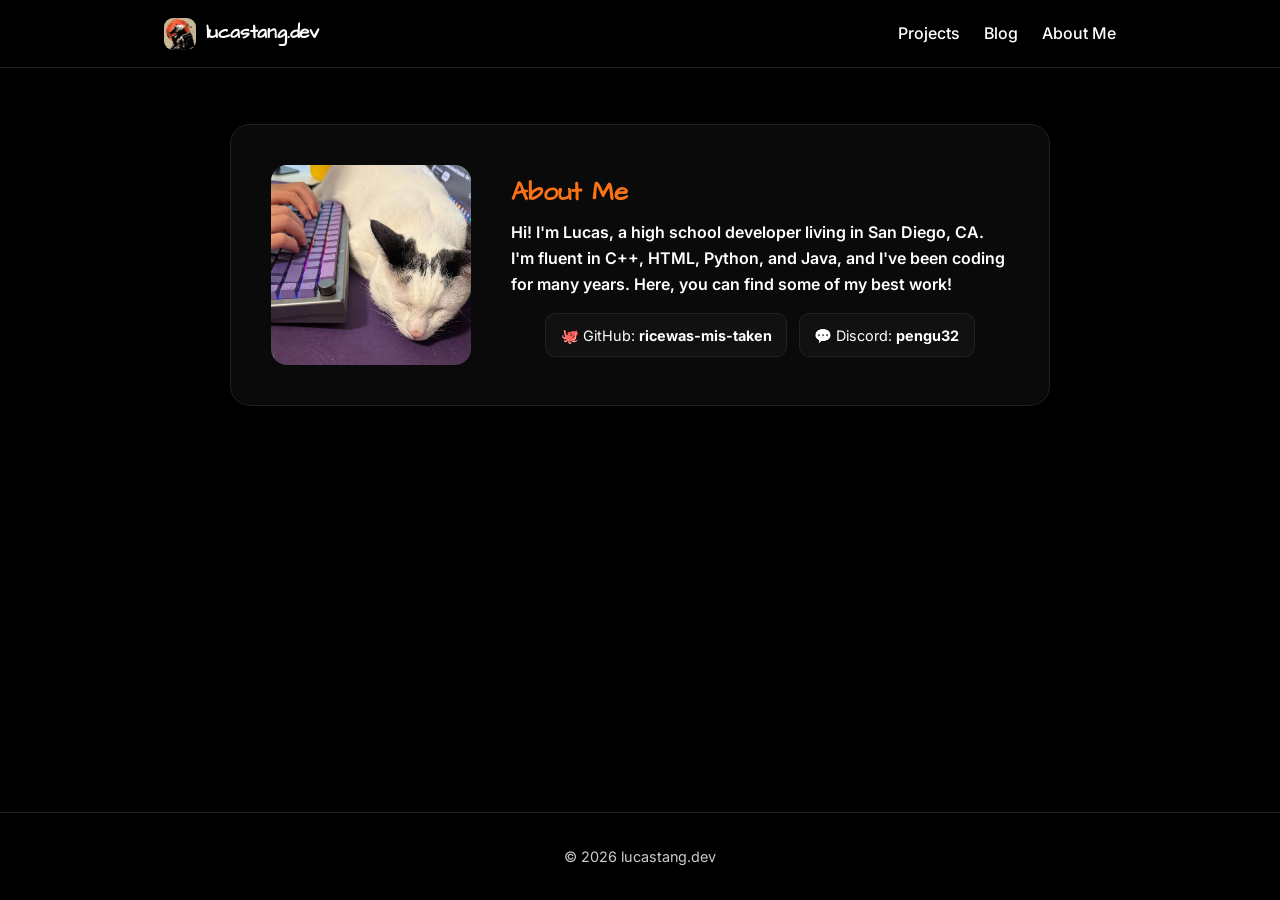
<file: aboutme/index.html>
<!DOCTYPE html>

<html lang="en">
<head>
<meta charset="utf-8"/>
<meta content="width=device-width, initial-scale=1.0" name="viewport"/>
<title>About Me — lucastang.dev</title>
<meta content="About Lucas Tang." name="description"/>
<meta content="lucastang.dev" property="og:title"/>
<meta content="About Lucas Tang." property="og:description"/>
<link href="/favicon.ico" rel="icon"/>
<link href="https://fonts.googleapis.com" rel="preconnect"/>
<link crossorigin="" href="https://fonts.gstatic.com" rel="preconnect">
<link href="https://fonts.googleapis.com/css2?family=Architects+Daughter&amp;family=Inter:wght@400;500;600;700&amp;display=swap" rel="stylesheet"/>
<style>
:root {
  --bg: #000000;
  --bg-deep: #000000;
  --card: #0a0a0a;
  --orange: #f97316;
  --orange-dark: #ea5a08;
  --ink: #ffffff;
  --muted: #cccccc;
}
* { margin: 0; padding: 0; box-sizing: border-box; }
body { font-family: "Inter", system-ui, -apple-system, sans-serif; background: var(--bg); color: var(--ink); line-height: 1.6; min-height: 100vh; display: flex; flex-direction: column; }
.display { font-family: "Architects Daughter", cursive; font-weight: 700; }
header { position: sticky; top: 0; z-index: 50; background: var(--bg-deep); border-bottom: 1px solid #222; }
.nav { max-width: 1000px; margin: 0 auto; padding: 1.1rem 1.5rem; display: flex; align-items: center; gap: 0.6rem; }

/* UPDATED AVATAR CSS */
.logo-mark { width: 32px; height: 32px; border-radius: 9px; object-fit: cover; }
.logo { font-size: 1.2rem; font-weight: 700; letter-spacing: -0.01em; color: var(--ink); }

main { flex: 1; max-width: 1000px; margin: 0 auto; padding: 3.5rem 1.5rem; width: 100%; }
.about { background: var(--card); border: 1px solid #222; border-radius: 20px; padding: 2.5rem; display: grid; grid-template-columns: 200px 1fr; gap: 2.5rem; align-items: center; max-width: 820px; margin: 0 auto; }
.photo { aspect-ratio: 1; border-radius: 16px; background: #000; display: flex; flex-direction: column; align-items: center; justify-content: center; color: var(--orange); border: 2px dashed #444; text-align: center; gap: 0.5rem; }
.photo svg { width: 42px; height: 42px; opacity: 0.8; }
.photo span { font-size: 0.8rem; color: var(--muted); }
.about h2 { font-size: 1.6rem; margin-bottom: 0.4rem; color: var(--orange); }
.about .role { color: var(--ink); font-weight: 600; margin-bottom: 1rem; }
.about p { color: var(--muted); margin-bottom: 1rem; }
footer { text-align: center; padding: 2rem 1.5rem; color: var(--muted); font-size: 0.9rem; border-top: 1px solid #222; }
@media (max-width: 640px) {
  .about { grid-template-columns: 1fr; text-align: center; padding: 1.75rem; }
  .photo { max-width: 200px; margin: 0 auto; }
  main { padding: 2.5rem 1rem; }
  .nav { padding: 0.75rem 1rem; gap: 0.5rem; }
  .logo-mark { width: 26px; height: 26px; }
  .logo { font-size: 1rem; }
  .links { gap: 0.9rem !important; }
  .links a { font-size: 0.82rem; }
}
@media (max-width: 420px) {
  .logo { display: none; }
  .links { gap: 0.7rem !important; }
  .links a { font-size: 0.78rem; }
}
</style>
</head>
<body>
<header>
<div class="nav">
<a href="/" style="text-decoration:none; display:flex; align-items:center; gap:0.6rem;">
<!-- UPDATED HEADER IMAGE -->
<img src="/apple-touch-icon.png" alt="Avatar Logo" class="logo-mark" />
<div class="logo display">lucastang.dev</div>
</a>
<nav class="links" style="margin-left: auto; display: flex; gap: 1.5rem;">
<a href="/projects/" style="color: var(--ink); text-decoration: none; font-weight: 500;">Projects</a>
<a href="/blog/" style="color: var(--ink); text-decoration: none; font-weight: 500;">Blog</a>
<a href="/aboutme/" style="color: var(--ink); text-decoration: none; font-weight: 500;">About Me</a>
</nav>
</div>
</header>
<main>
<section class="about">
<div class="photo" style="border: none; background: transparent;">
<img alt="Profile" src="/about-profile.jpg" style="width: 100%; height: 100%; border-radius: 16px; object-fit: cover; object-position: center;"/>
</div>
<div>
<h2 class="display">About Me</h2>
<p class="role">Hi! I'm Lucas, a high school developer living in San Diego, CA. I'm fluent in C++, HTML, Python, and Java, and I've been coding for many years. Here, you can find some of my best work!</p>

<div style="display:flex; gap:0.75rem; flex-wrap:wrap; margin-top:1rem; justify-content:center;">
<div style="background:#111;border:1px solid #222;border-radius:10px;padding:0.6rem 0.9rem;font-size:0.9rem;">🐙 GitHub: <strong>ricewas-mis-taken</strong></div>
<div style="background:#111;border:1px solid #222;border-radius:10px;padding:0.6rem 0.9rem;font-size:0.9rem;">💬 Discord: <strong>pengu32</strong></div>
</div></div>
</section>
</main>
<footer>© 2026 lucastang.dev</footer>
</body>
</html>
</file>
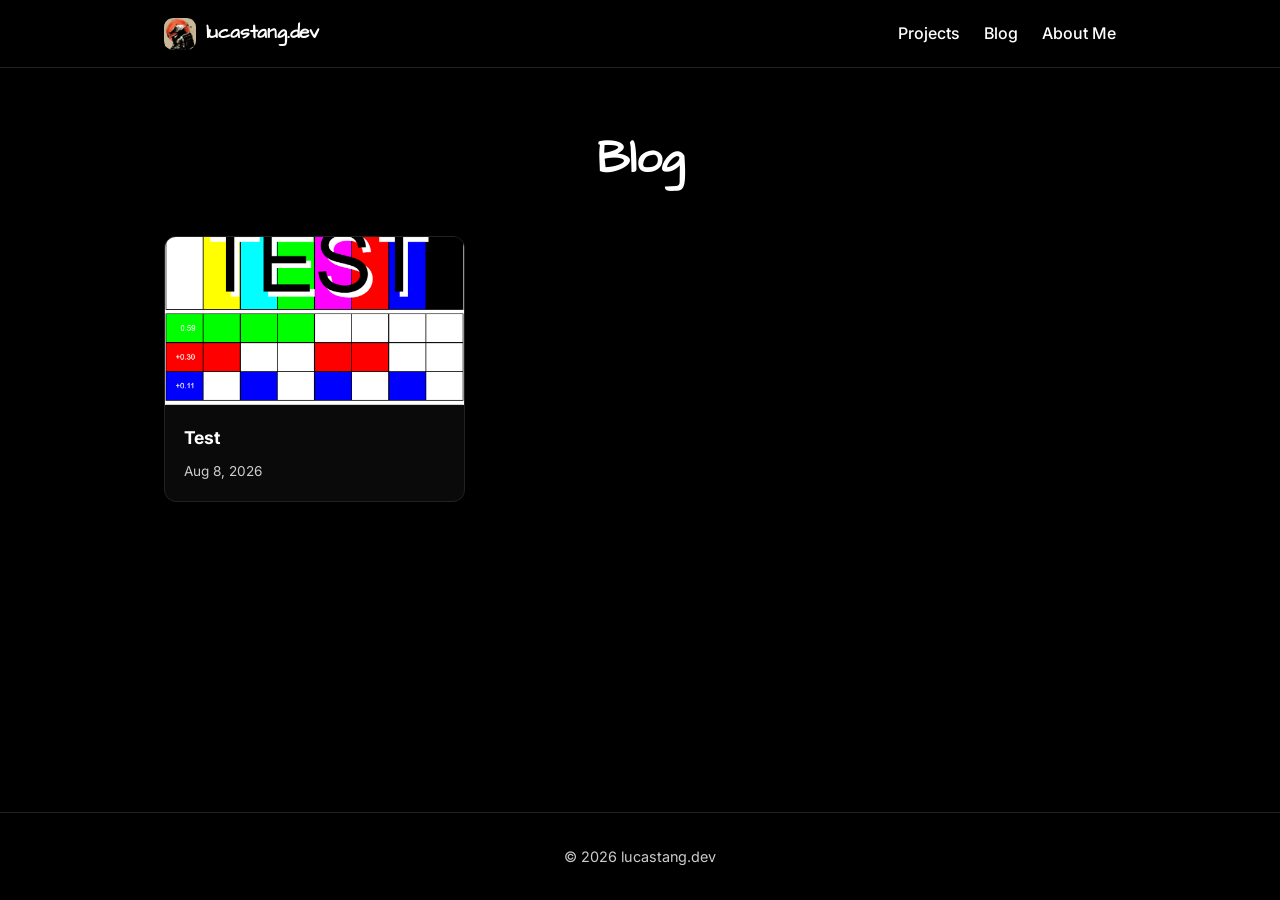
<file: blog/index.html>
<!DOCTYPE html>
<html lang="en">
<head>
<meta charset="utf-8"/>
<meta content="width=device-width, initial-scale=1.0" name="viewport"/>
<title>Blog — lucastang.dev</title>
<meta content="Lucas Tang's blog." name="description"/>
<meta content="lucastang.dev" property="og:title"/>
<meta content="Lucas Tang's blog." property="og:description"/>
<link href="/favicon.ico" rel="icon"/>
<link href="https://fonts.googleapis.com" rel="preconnect"/>
<link crossorigin="" href="https://fonts.gstatic.com" rel="preconnect">
<link href="https://fonts.googleapis.com/css2?family=Architects+Daughter&family=Inter:wght@400;500;600;700&display=swap" rel="stylesheet"/>
<style>
:root {
  --bg: #000000;
  --bg-deep: #000000;
  --card: #0a0a0a;
  --orange: #f97316;
  --orange-dark: #ea5a08;
  --ink: #ffffff;
  --muted: #cccccc;
}
* { margin: 0; padding: 0; box-sizing: border-box; }
body { font-family: "Inter", system-ui, -apple-system, sans-serif; background: var(--bg); color: var(--ink); line-height: 1.6; min-height: 100vh; display: flex; flex-direction: column; }
.display { font-family: "Architects Daughter", cursive; font-weight: 700; }
header { position: sticky; top: 0; z-index: 50; background: var(--bg-deep); border-bottom: 1px solid #222; }
.nav { max-width: 1000px; margin: 0 auto; padding: 1.1rem 1.5rem; display: flex; align-items: center; gap: 0.6rem; }
.logo-mark { width: 32px; height: 32px; border-radius: 9px; object-fit: cover; }
.logo { font-size: 1.2rem; font-weight: 700; letter-spacing: -0.01em; color: var(--ink); }
.links { margin-left: auto; display: flex; gap: 1.5rem; }
.links a { color: var(--ink); text-decoration: none; font-weight: 500; transition: color 0.2s ease; }
.links a:hover { color: var(--orange); }
main { flex: 1; max-width: 1000px; margin: 0 auto; padding: 3.5rem 1.5rem; width: 100%; }
.section-title { font-size: clamp(2rem, 5vw, 2.8rem); text-align: center; margin-bottom: 2.5rem; color: #ffffff; }
.blog-grid { display: grid; grid-template-columns: repeat(auto-fill, minmax(280px, 1fr)); gap: 1.5rem; max-width: 1200px; margin: 0 auto; }
.blog-card { background: var(--card); border: 1px solid #222; border-radius: 12px; overflow: hidden; cursor: pointer; transition: transform 0.2s ease, border-color 0.2s ease; text-decoration: none; color: inherit; display: flex; flex-direction: column; }
.blog-card:hover { transform: translateY(-4px); border-color: var(--orange); }
.blog-thumbnail { width: 100%; aspect-ratio: 16 / 9; background: #1a1a1a; overflow: hidden; }
.blog-thumbnail img { width: 100%; height: 100%; object-fit: cover; }
.blog-content { padding: 1.2rem; display: flex; flex-direction: column; flex: 1; }
.blog-title { font-size: 1.1rem; font-weight: 700; margin-bottom: 0.5rem; color: #ffffff; }
.blog-date { font-size: 0.85rem; color: var(--muted); }
.empty-state { text-align: center; padding: 3rem 1.5rem; color: var(--muted); }
footer { text-align: center; padding: 2rem 1.5rem; color: var(--muted); font-size: 0.9rem; border-top: 1px solid #222; }
@media (max-width: 640px) {
  .blog-grid { grid-template-columns: 1fr; }
  .nav { padding: 0.75rem 1rem; gap: 0.5rem; }
  .logo-mark { width: 26px; height: 26px; }
  .logo { font-size: 1rem; }
  .links { gap: 0.9rem; }
  .links a { font-size: 0.82rem; }
  main { padding: 2.5rem 1rem; }
}
@media (max-width: 420px) {
  .logo { display: none; }
  .links { gap: 0.7rem; }
  .links a { font-size: 0.78rem; }
}
</style>
</head>
<body>
<header>
<div class="nav">
<a href="/" style="text-decoration:none; display:flex; align-items:center; gap:0.6rem;">
<img src="/apple-touch-icon.png" alt="Avatar Logo" class="logo-mark" />
<div class="logo display">lucastang.dev</div>
</a>
<nav class="links">
<a href="/projects/">Projects</a>
<a href="/blog/">Blog</a>
<a href="/aboutme/">About Me</a>
</nav>
</div>
</header>
<main>
<h1 class="section-title display">Blog</h1>
<div class="blog-grid" id="blogGrid"></div>
<div class="empty-state" id="emptyState" style="display: none;">No blog posts yet. Check back soon!</div>
</main>
<footer>© 2026 lucastang.dev</footer>
<script src="/blog/seed-posts.js"></script>
<script src="/blog/blog.js"></script>
</body>
</html>
</file>
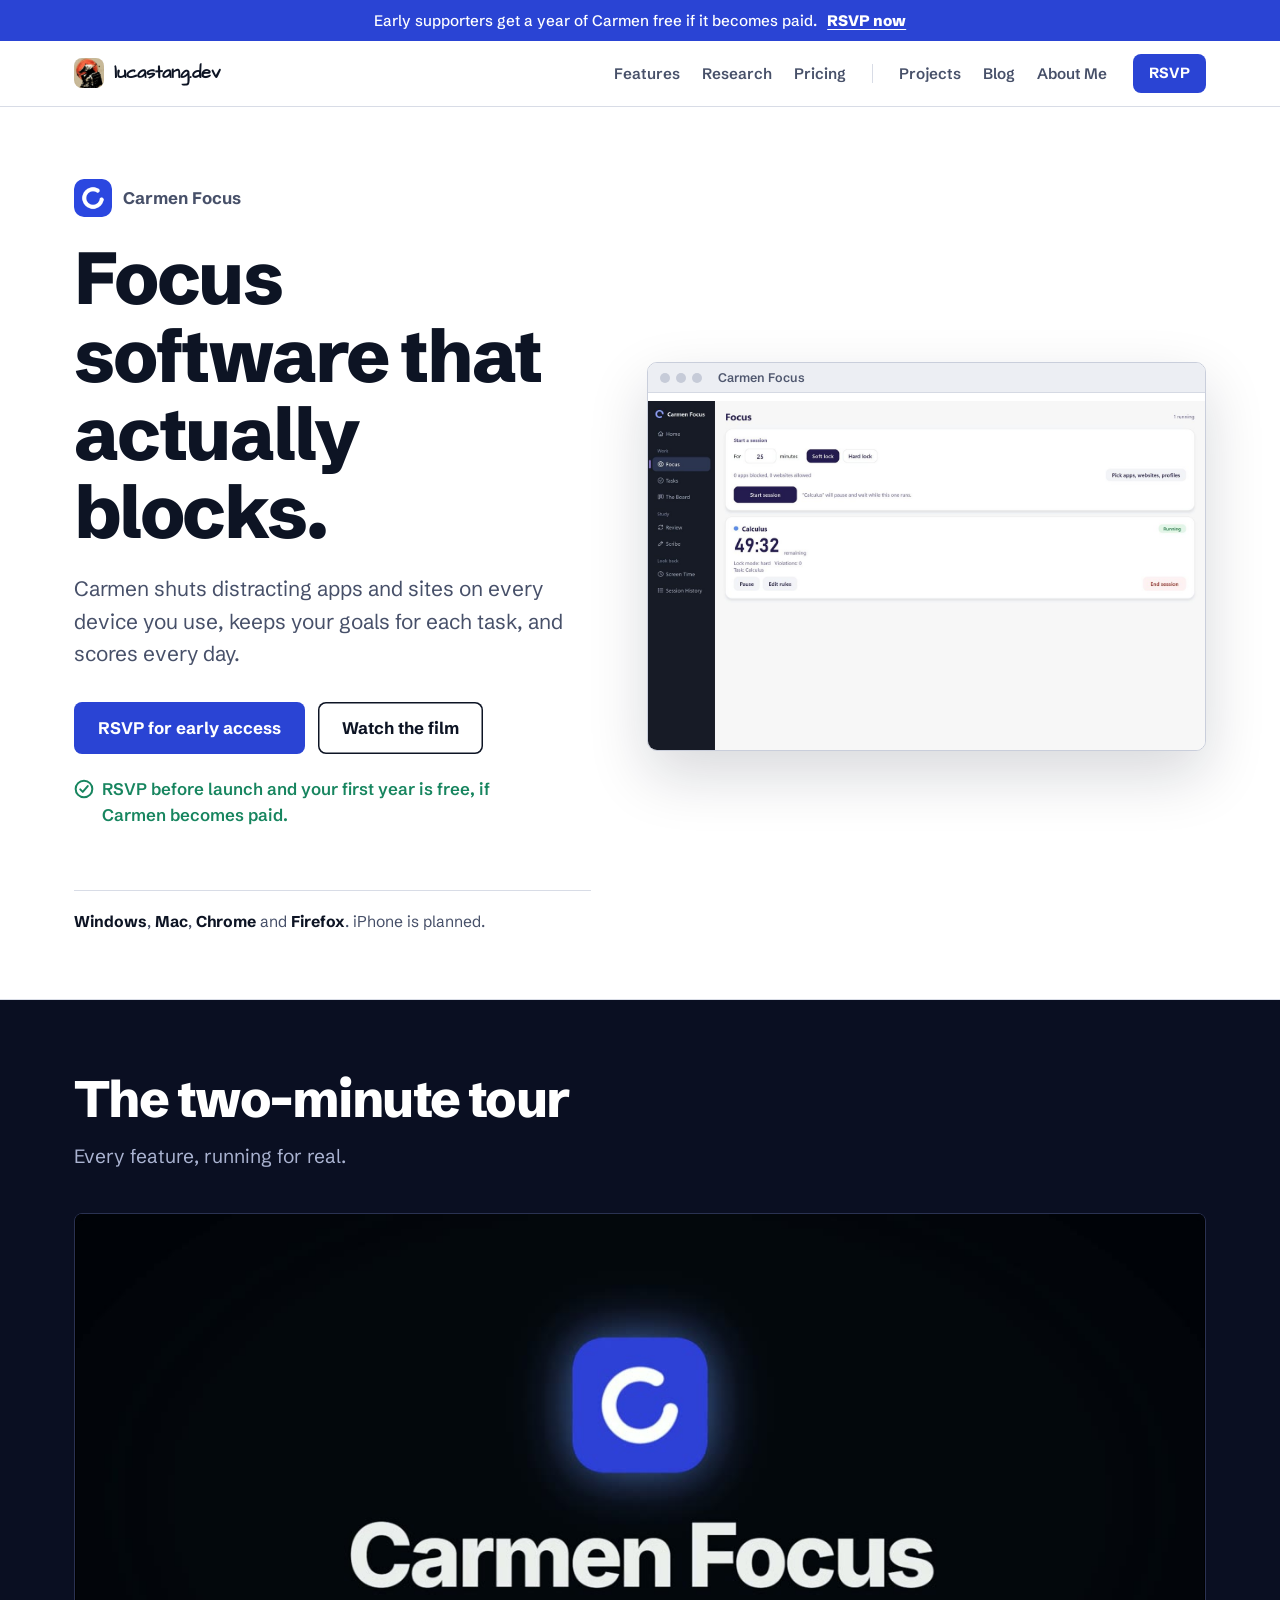
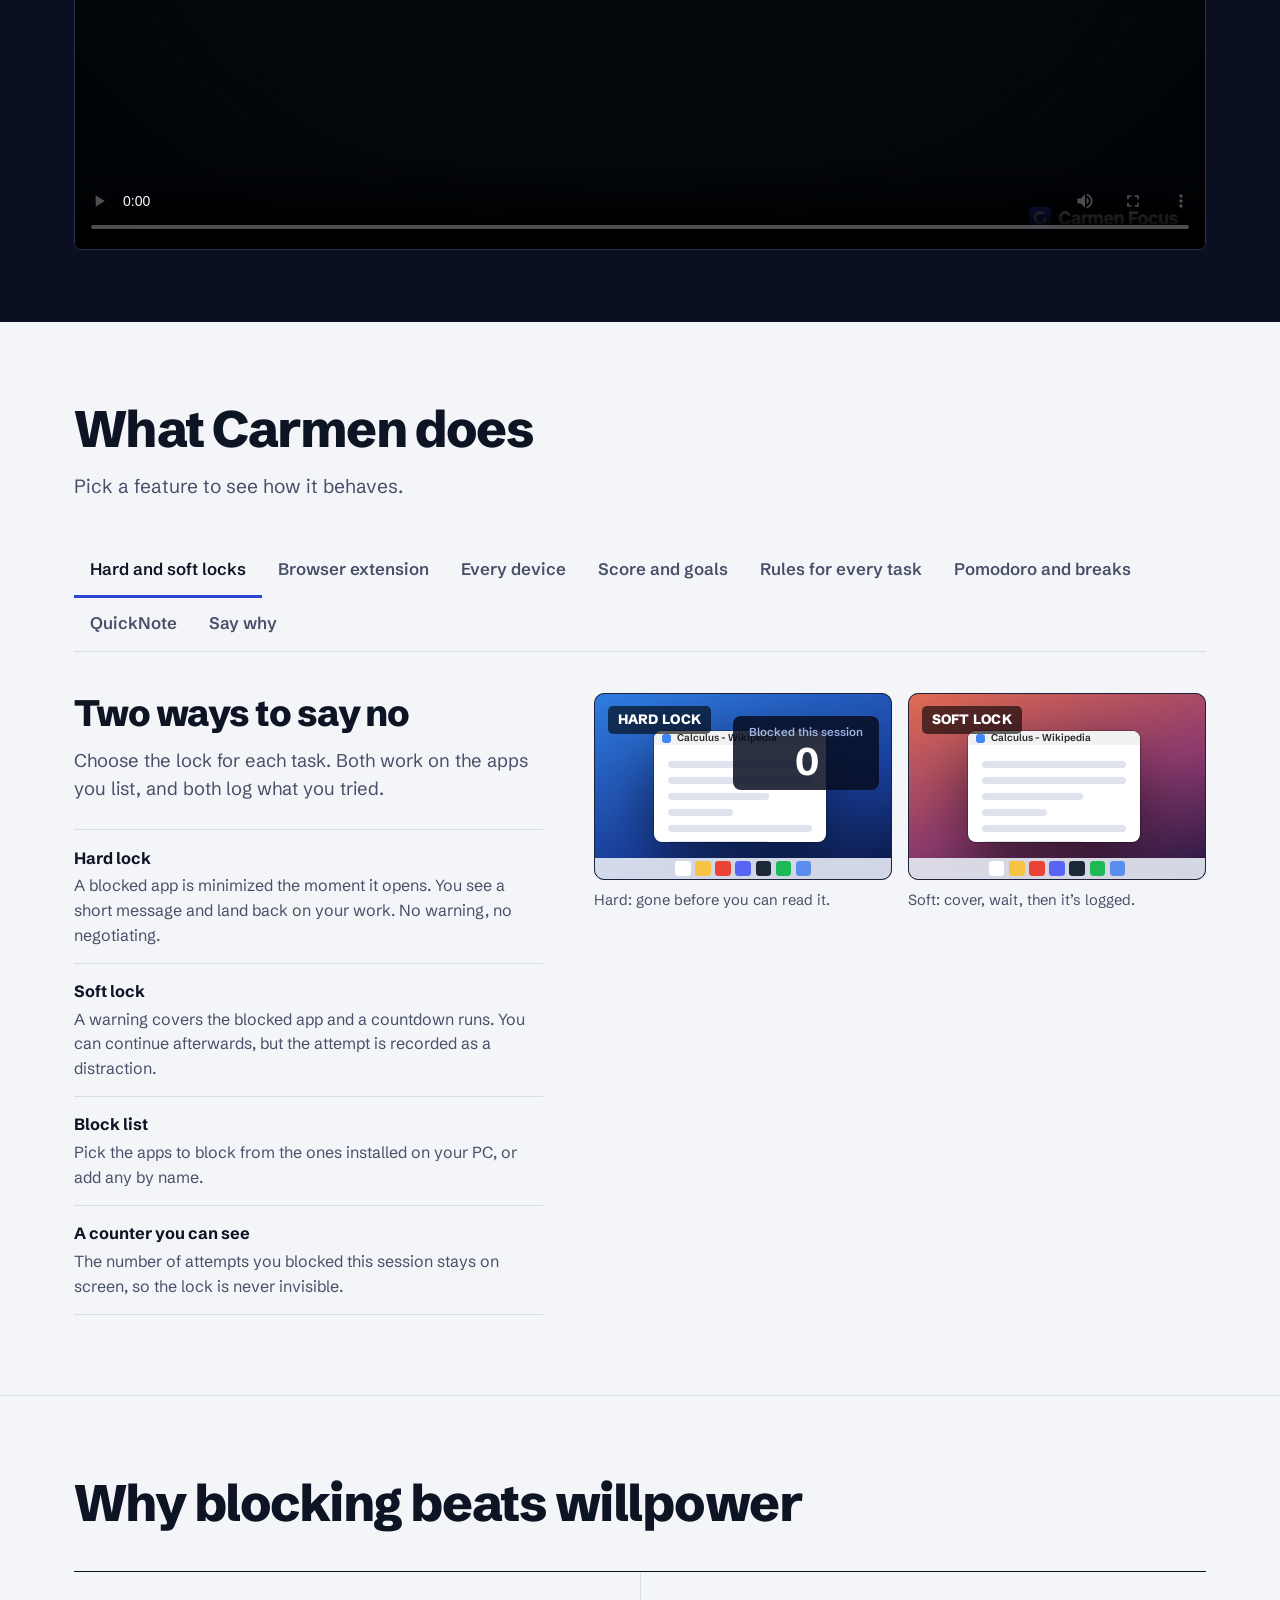
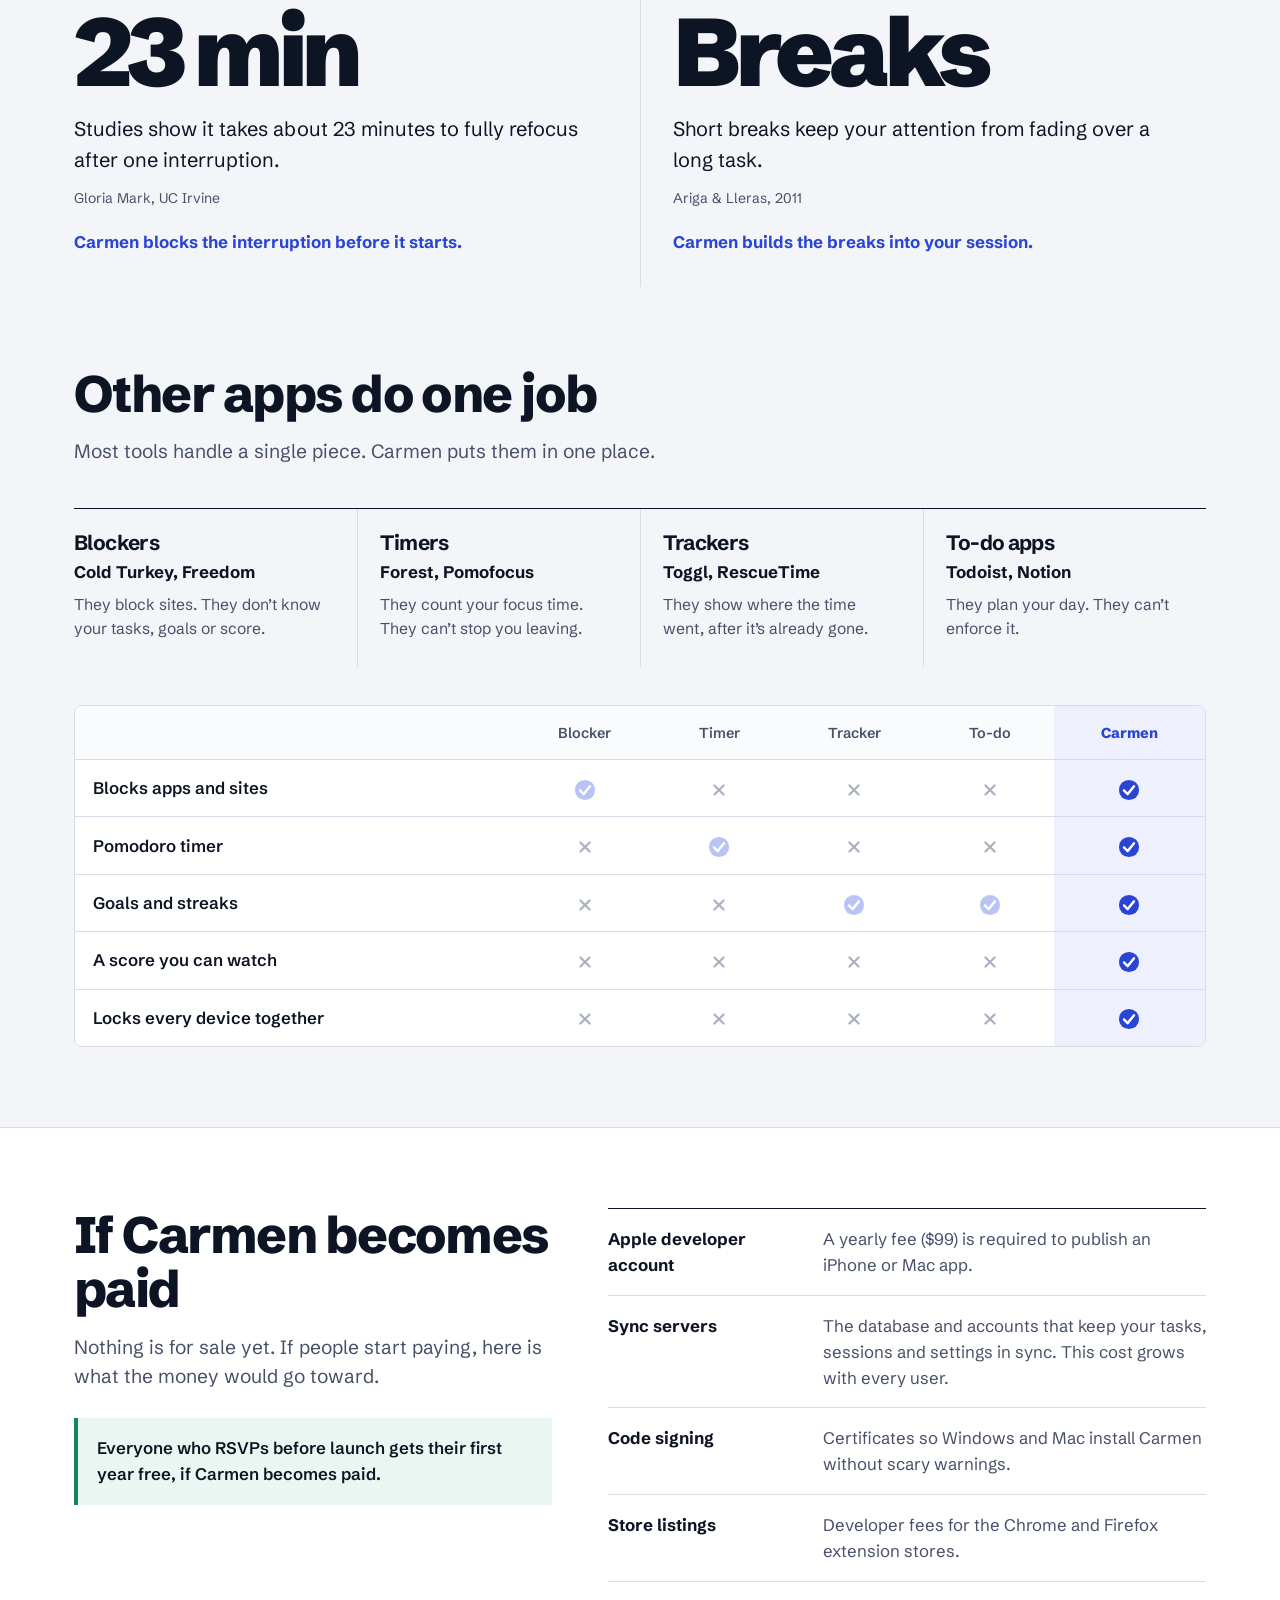
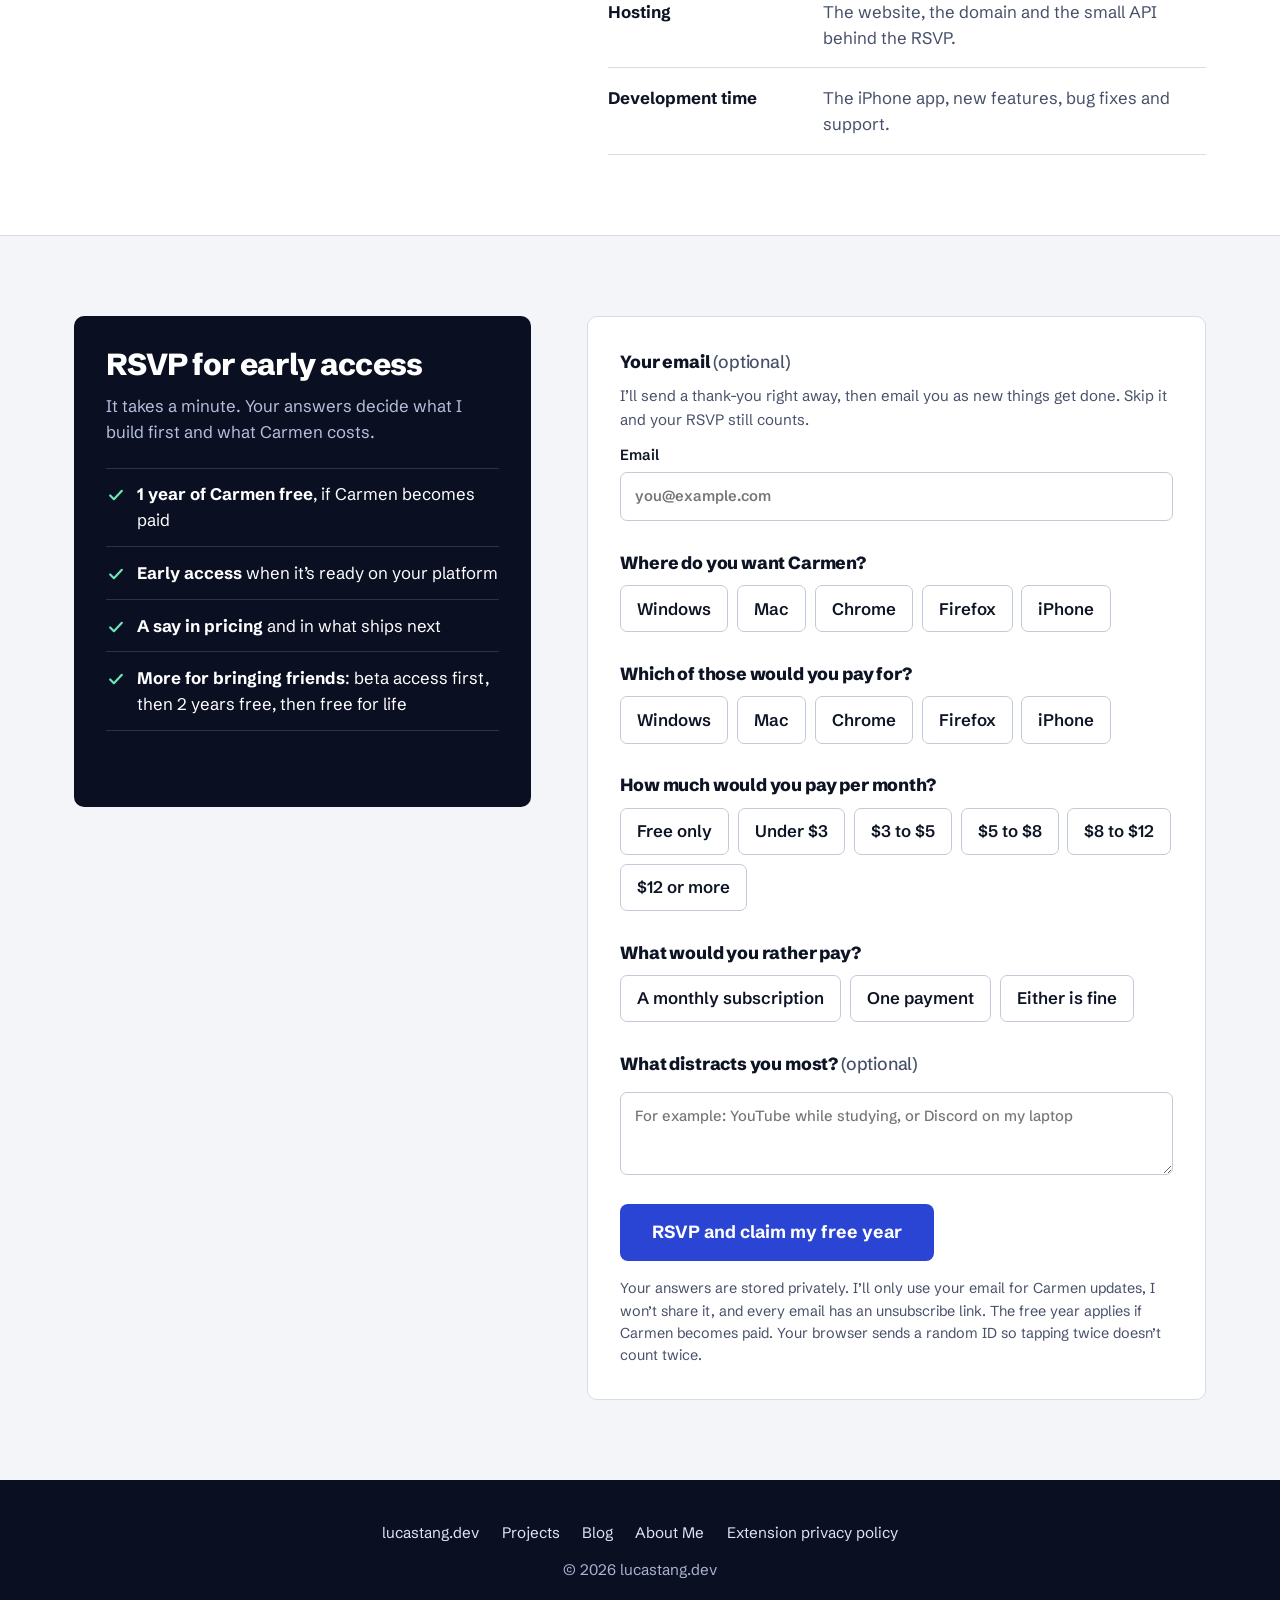
<file: carmen/index.html>
<!DOCTYPE html>
<html lang="en">
<head>
<meta charset="utf-8"/>
<meta content="width=device-width, initial-scale=1.0" name="viewport"/>
<title>Carmen Focus: focus software that actually blocks</title>
<meta content="Carmen Focus blocks distracting apps and sites on every device you use, tracks your goals and scores each day. RSVP for early access." name="description"/>
<meta content="Carmen Focus: focus software that actually blocks" property="og:title"/>
<meta content="Hard locks, soft locks, a Chrome and Firefox extension, per-task rules and a daily score. RSVP for early access and get your first year free if Carmen becomes paid." property="og:description"/>
<meta content="https://lucastang.dev/carmen/poster.jpg" property="og:image"/>
<link href="/favicon.ico" rel="icon"/>
<link href="https://fonts.googleapis.com" rel="preconnect"/>
<link crossorigin="" href="https://fonts.gstatic.com" rel="preconnect"/>
<link href="https://fonts.googleapis.com/css2?family=Architects+Daughter&amp;family=Schibsted+Grotesk:wght@400;500;600;700;800;900&amp;display=swap" rel="stylesheet"/>
<style>
:root {
  --paper: #f4f5f8;
  --white: #ffffff;
  --ink: #0d1424;
  --ink2: #475069;
  --line: #d8dce6;
  --blue: #2a44d4;
  --blue-d: #1f35ad;
  --navy: #0a0f22;
  --green: #17855f;
  --red: #c4342c;
}
* { margin: 0; padding: 0; box-sizing: border-box; }
html { scroll-behavior: smooth; scroll-padding-top: 5.5rem; }
body { font-family: "Schibsted Grotesk", system-ui, -apple-system, "Segoe UI", sans-serif; background: var(--paper); color: var(--ink); line-height: 1.55; -webkit-font-smoothing: antialiased; overflow-x: hidden; font-size: 1.05rem; }
a { color: inherit; }
img { max-width: 100%; display: block; }
.wrap { max-width: 1180px; margin: 0 auto; padding: 0 1.5rem; }
.display { font-family: "Architects Daughter", cursive; font-weight: 700; }
h1, h2, h3, h4 { letter-spacing: -.03em; line-height: 1.06; }

.topbar { background: var(--blue); color: #fff; text-align: center; font-size: .95rem; padding: .55rem 1rem; font-weight: 500; }
.topbar a { font-weight: 800; text-underline-offset: 3px; margin-left: .4rem; }
header { position: sticky; top: 0; z-index: 60; background: rgba(255,255,255,.94); backdrop-filter: blur(10px); -webkit-backdrop-filter: blur(10px); border-bottom: 1px solid var(--line); }
.nav { max-width: 1180px; margin: 0 auto; padding: .8rem 1.5rem; display: flex; align-items: center; gap: 1.6rem; }
.brand { display: flex; align-items: center; gap: .6rem; text-decoration: none; margin-right: auto; }
.brand img { width: 30px; height: 30px; border-radius: 8px; }
.brand span { font-size: 1.15rem; }
.nav .group { display: flex; gap: 1.4rem; align-items: center; }
.nav .group a { text-decoration: none; font-weight: 600; font-size: .95rem; color: var(--ink2); }
.nav .group a:hover { color: var(--ink); }
.nav .sep { width: 1px; height: 1.2rem; background: var(--line); }
.btn { display: inline-flex; align-items: center; justify-content: center; border: 0; cursor: pointer; font: inherit; font-weight: 700; border-radius: 8px; padding: .8rem 1.5rem; text-decoration: none; color: #fff; background: var(--blue); transition: background .15s; }
.btn:hover { background: var(--blue-d); }
.btn.sm { padding: .5rem 1rem; font-size: .92rem; }
.btn.line { background: transparent; color: var(--ink); box-shadow: inset 0 0 0 1.5px var(--ink); }
.btn.line:hover { background: var(--ink); color: #fff; }
.btn[disabled] { opacity: .6; cursor: default; }

.hero { padding: 4.5rem 0 4rem; border-bottom: 1px solid var(--line); background: var(--white); }
.hero-grid { display: grid; grid-template-columns: 1fr 1.08fr; gap: 3.5rem; align-items: center; }
.brandline { display: flex; align-items: center; gap: .7rem; font-weight: 700; margin-bottom: 1.4rem; color: var(--ink2); }
.brandline img { width: 38px; height: 38px; border-radius: 10px; }
h1 { font-size: clamp(2.8rem, 6vw, 4.6rem); font-weight: 800; }
.lede { font-size: 1.3rem; color: var(--ink2); max-width: 31rem; margin: 1.4rem 0 2rem; }
.cta { display: flex; flex-wrap: wrap; gap: .8rem; align-items: center; }
.perk-line { margin-top: 1.4rem; font-weight: 600; color: var(--green); display: flex; gap: .5rem; align-items: flex-start; max-width: 30rem; }
.perk-line svg { flex: none; margin-top: .2rem; }
.countline { margin-top: .6rem; color: var(--ink2); font-size: .98rem; min-height: 1.5em; }
.platrow { margin-top: 1.8rem; padding-top: 1.2rem; border-top: 1px solid var(--line); color: var(--ink2); font-size: .98rem; }
.platrow b { color: var(--ink); }
.shot { position: relative; border-radius: 10px; background: #fff; border: 1px solid #c9cedb; box-shadow: 0 24px 60px rgba(13,20,36,.16); overflow: hidden; }
.shot .bar { height: 30px; background: #eceef3; border-bottom: 1px solid #d5d9e3; display: flex; align-items: center; gap: 6px; padding-left: 12px; font-size: .78rem; color: #50586f; font-weight: 600; }
.shot .bar i { width: 10px; height: 10px; border-radius: 50%; background: #c6cbd8; display: block; }
.shot .bar span { margin-left: 10px; }
.shot img.base { width: 100%; }
.shot .lockpop { position: absolute; width: 46%; right: 4%; bottom: 6%; border-radius: 8px; box-shadow: 0 18px 44px rgba(0,0,0,.45); animation: lockpop 7s ease-in-out infinite; opacity: 0; }
@keyframes lockpop { 0%, 22% { opacity: 0; transform: translateY(14px); } 30%, 78% { opacity: 1; transform: translateY(0); } 88%, 100% { opacity: 0; transform: translateY(14px); } }

section { padding: 5rem 0; }
.sec-head { max-width: 46rem; margin-bottom: 2.6rem; }
.sec-head h2 { font-size: clamp(2.1rem, 4.4vw, 3.2rem); font-weight: 800; }
.sec-head p { color: var(--ink2); font-size: 1.2rem; margin-top: 1rem; }
.rule { border: 0; border-top: 1px solid var(--line); }

.film { background: var(--navy); color: #fff; padding: 4.5rem 0; }
.film .sec-head p { color: #aab3d1; }
.film-frame { border: 1px solid #2a3252; border-radius: 8px; overflow: hidden; background: #000; aspect-ratio: 16 / 9; }
.film-frame video { width: 100%; height: 100%; display: block; background: #000; }

.tabs { display: flex; flex-wrap: wrap; border-bottom: 1px solid var(--line); margin-bottom: 2.6rem; }
.tabs::-webkit-scrollbar { display: none; }
.tab { flex: none; background: none; border: 0; cursor: pointer; font: inherit; font-weight: 600; color: var(--ink2); padding: .8rem 1rem; border-bottom: 3px solid transparent; margin-bottom: -1px; white-space: nowrap; }
.tab:hover { color: var(--ink); }
.tab[aria-selected="true"] { color: var(--ink); border-bottom-color: var(--blue); }
.panel { display: none; }
.panel.on { display: grid; grid-template-columns: .92fr 1.2fr; gap: 3.2rem; align-items: start; }
.panel h3 { font-size: clamp(1.7rem, 3vw, 2.3rem); font-weight: 800; }
.panel .intro { color: var(--ink2); font-size: 1.15rem; margin: .9rem 0 1.6rem; }
.facts { border-top: 1px solid var(--line); }
.facts div { padding: .95rem 0; border-bottom: 1px solid var(--line); }
.facts b { display: block; font-size: 1.02rem; margin-bottom: .15rem; }
.facts span { color: var(--ink2); font-size: 1rem; display: block; }
.vis { min-width: 0; }
.vis .cap { color: var(--ink2); font-size: .92rem; margin-top: .6rem; }
.two { display: grid; grid-template-columns: 1fr 1fr; gap: 1rem; }
.frame { border: 1px solid #c9cedb; border-radius: 10px; overflow: hidden; background: #fff; box-shadow: 0 18px 44px rgba(13,20,36,.12); }
.frame img { width: 100%; }
.scrollwin { height: 460px; position: relative; }
.scrollwin img { position: absolute; left: 0; top: 0; animation: edscroll 14s ease-in-out infinite; }
@keyframes edscroll { 0%, 8% { transform: translateY(0); } 45%, 55% { transform: translateY(-42%); } 92%, 100% { transform: translateY(0); } }
.mini { position: relative; max-width: 360px; margin: 0 auto; aspect-ratio: 625 / 675; }
.mini img { position: absolute; inset: 0; border-radius: 12px; }
.mini .b { animation: minib 10s steps(1) infinite; }
@keyframes minib { 0%, 50% { opacity: 0; } 50.01%, 100% { opacity: 1; } }
.phase { display: flex; justify-content: center; gap: .6rem; margin-top: 1rem; font-weight: 700; font-size: .95rem; }
.phase span { padding: .3rem .8rem; border-radius: 6px; background: #e6e9f2; color: var(--ink2); }
.phase .f { animation: pf 10s steps(1) infinite; } .phase .k { animation: pk 10s steps(1) infinite; }
@keyframes pf { 0%, 50% { background: var(--blue); color: #fff; } 50.01%, 100% { background: #e6e9f2; color: var(--ink2); } }
@keyframes pk { 0%, 50% { background: #e6e9f2; color: var(--ink2); } 50.01%, 100% { background: var(--green); color: #fff; } }

.stage { position: relative; aspect-ratio: 16 / 10; border-radius: 10px; overflow: hidden; background: #0a0c18; user-select: none; border: 1px solid #1c2238; }
.stage.w { aspect-ratio: 16 / 9; }
.tag { position: absolute; left: .8rem; top: .7rem; z-index: 30; font-weight: 800; font-size: .85rem; padding: .22rem .6rem; border-radius: 5px; background: rgba(0,0,0,.6); color: #fff; letter-spacing: .02em; }
.abs { position: absolute; }
.desk { position: absolute; inset: 0; background: linear-gradient(160deg, #2f7de1 0%, #1a3f9c 60%, #0a1740 100%); }
.desk.warm { background: linear-gradient(160deg, #e06b52 0%, #8d3b6e 55%, #231641 100%); }
.taskbar { position: absolute; left: 0; right: 0; bottom: 0; height: 11%; background: rgba(231,236,246,.9); display: flex; align-items: center; justify-content: center; gap: 1.6%; }
.taskbar i { width: 5.2%; aspect-ratio: 1; border-radius: 22%; display: block; }
.win { position: absolute; border-radius: 8px; overflow: hidden; background: #fff; box-shadow: 0 24px 60px rgba(0,0,0,.5), 0 0 0 1px rgba(0,0,0,.25); }
.win .tb { height: 9%; min-height: 14px; background: #f1f1f1; display: flex; align-items: center; gap: 6px; padding-left: 8px; font-size: .62rem; font-weight: 600; color: #222; }
.win .tb i { width: 9px; height: 9px; border-radius: 3px; display: block; }
.lines { padding: 9% 8%; }
.lines div { height: 7px; border-radius: 4px; background: #dfe3ee; margin-bottom: 9px; }
.lines div:nth-child(3n) { width: 70%; } .lines div:nth-child(4n) { width: 45%; }
.popup { position: absolute; border-radius: 8px; background: #1d2029; color: #e9ecf7; padding: .8rem 1rem; font-size: clamp(.55rem, 1.1vw, .82rem); box-shadow: 0 24px 60px rgba(0,0,0,.6); text-align: center; }
.popup .bar { height: 5px; border-radius: 3px; background: #3a3f52; margin: .6rem 0; overflow: hidden; }
.popup .bar i { display: block; height: 100%; width: 10%; background: #5b8def; }
.popup .ub { display: inline-block; padding: .25rem 1.4rem; border-radius: 6px; background: #2b2f3d; margin-top: .2rem; }
.counter { position: absolute; right: 4%; top: 12%; z-index: 20; border-radius: 8px; background: rgba(8,14,34,.85); text-align: center; padding: .5rem 1rem .6rem; color: #fff; }
.counter small { display: block; color: #9fb4e6; font-size: clamp(.5rem, 1vw, .72rem); font-weight: 600; }
.counter b { display: block; font-size: clamp(1.4rem, 3.2vw, 2.4rem); line-height: 1; letter-spacing: -.04em; }
.chrome { position: absolute; left: 33%; right: 3%; top: 9%; bottom: 7%; border-radius: 8px; overflow: hidden; background: #fff; box-shadow: 0 24px 60px rgba(0,0,0,.6), 0 0 0 1px rgba(0,0,0,.3); }
.chrome .strip { position: relative; height: 15%; background: #dee1e6; }
.chrome .lights { position: absolute; left: 10px; top: 50%; transform: translateY(-50%); display: flex; gap: 5px; }
.chrome .lights i { width: 8px; height: 8px; border-radius: 50%; display: block; }
.ctab { position: absolute; bottom: 0; height: 78%; width: 24%; border-radius: 8px 8px 0 0; font-size: clamp(.45rem, .95vw, .7rem); font-weight: 600; color: #3c4043; display: flex; align-items: center; gap: 6px; padding: 0 8px; white-space: nowrap; overflow: hidden; }
.ctab i { width: 10px; height: 10px; border-radius: 3px; flex: none; }
.chrome .tool { height: 11%; background: #fff; border-bottom: 1px solid #e6e8eb; display: flex; align-items: center; padding: 0 10px; gap: 8px; }
.chrome .tool .omni { flex: 1; height: 62%; border-radius: 999px; background: #f1f3f4; }
.chrome .tool img { width: 16px; height: 16px; border-radius: 4px; }
.page { position: absolute; left: 0; right: 0; top: 26%; bottom: 0; }
.cursor { position: absolute; left: 0; top: 0; z-index: 40; width: 22px; height: 22px; pointer-events: none; filter: drop-shadow(0 3px 4px rgba(0,0,0,.5)); }
.note-l { position: absolute; left: 3%; top: 26%; width: 27%; font-weight: 600; z-index: 6; color: #fff; }
.note-l b { display: block; font-size: clamp(1rem, 2.4vw, 1.8rem); letter-spacing: -.03em; line-height: 1.05; }
.note-l span { display: block; margin-top: .4rem; font-size: clamp(.62rem, 1.25vw, .95rem); color: #cfd6ff; font-weight: 500; line-height: 1.25; }
.dev { position: absolute; border-radius: 8px; background: #fff; box-shadow: 0 16px 40px rgba(0,0,0,.5); transform: translate(-50%, -50%); }
.dev .lk { position: absolute; inset: 0; border-radius: inherit; background: var(--blue); color: #fff; font-weight: 900; text-align: center; display: flex; align-items: center; justify-content: center; letter-spacing: -.02em; line-height: 1; opacity: 0; font-size: clamp(.5rem, 1.4vw, 1rem); }
.dev .nm { position: absolute; left: -20%; right: -20%; white-space: nowrap; bottom: -1.9em; text-align: center; color: #cdd6f3; font-size: clamp(.55rem, 1vw, .8rem); font-weight: 600; }
.dot { position: absolute; width: 12px; height: 12px; margin: -6px 0 0 -6px; border-radius: 50%; background: #9cc2ff; box-shadow: 0 0 16px #9cc2ff; opacity: 0; }
.gauge { position: absolute; left: 50%; top: 56%; width: 66%; transform: translate(-50%, -50%); }
.gnum { position: absolute; left: 0; right: 0; top: 58%; text-align: center; font-weight: 800; letter-spacing: -.05em; font-size: clamp(2.2rem, 6vw, 3.8rem); line-height: 1; color: #fff; }
.gnum small { display: block; font-size: clamp(.55rem, 1vw, .8rem); font-weight: 600; letter-spacing: 0; color: #8fa3d8; margin-top: .3rem; }
.chip { position: absolute; right: 5%; top: 12%; width: 42%; text-align: center; font-weight: 800; letter-spacing: -.04em; font-size: clamp(1.4rem, 3.4vw, 2.3rem); line-height: 1; opacity: 0; }
.chip small { display: block; font-size: clamp(.55rem, 1.1vw, .8rem); letter-spacing: 0; font-weight: 600; color: #dbe3ff; margin-top: .25rem; }

.stats { display: grid; grid-template-columns: 1fr 1fr; border-top: 1px solid var(--ink); }
.stat { padding: 2rem 2rem 2rem 0; }
.stat + .stat { padding-left: 2rem; border-left: 1px solid var(--line); }
.stat .big { font-size: clamp(3.4rem, 8vw, 6rem); font-weight: 900; letter-spacing: -.06em; line-height: 1; }
.stat p { font-size: 1.25rem; margin-top: .8rem; }
.stat small { display: block; margin-top: .8rem; color: var(--ink2); }
.stat .how { margin-top: 1.2rem; font-weight: 700; color: var(--blue); }

.cats { display: grid; grid-template-columns: repeat(4, 1fr); border-top: 1px solid var(--ink); }
.cat { padding: 1.4rem 1.4rem 1.6rem 0; }
.cat + .cat { padding-left: 1.4rem; border-left: 1px solid var(--line); }
.cat h4 { font-size: 1.3rem; }
.cat .ex { font-weight: 700; margin: .3rem 0 .5rem; }
.cat p { color: var(--ink2); font-size: .98rem; }
.cmp { margin-top: 2.4rem; background: #fff; border: 1px solid var(--line); border-radius: 8px; overflow: hidden; }
.cmp table { width: 100%; border-collapse: collapse; }
.cmp th, .cmp td { padding: .95rem 1.1rem; text-align: center; border-bottom: 1px solid var(--line); }
.cmp th:first-child, .cmp td:first-child { text-align: left; font-weight: 600; }
.cmp th { color: var(--ink2); font-weight: 600; font-size: .9rem; background: #fafbfc; }
.cmp th.us, .cmp td.us { background: #eef1fd; color: var(--blue); font-weight: 800; }
.cmp tr:last-child td { border-bottom: 0; }
.tick, .no { width: 22px; height: 22px; vertical-align: middle; display: inline-block; }
.tick circle { fill: #b9c4f4; } .us .tick circle { fill: var(--blue); } .tick path { stroke: #fff; }
.no path { stroke: #aab0c2; }

.funds { background: var(--white); border-top: 1px solid var(--line); border-bottom: 1px solid var(--line); }
.funds-grid { display: grid; grid-template-columns: 1fr 1.25fr; gap: 3.5rem; align-items: start; }
.funds p.lead { font-size: 1.2rem; color: var(--ink2); margin-top: 1rem; }
.note { margin-top: 1.6rem; padding: 1.1rem 1.2rem; border-left: 4px solid var(--green); background: #eaf6f1; font-weight: 600; }
.use { border-top: 1px solid var(--ink); }
.use div { display: grid; grid-template-columns: 12rem 1fr; gap: 1.4rem; padding: 1.05rem 0; border-bottom: 1px solid var(--line); }
.use b { font-size: 1.05rem; }
.use span { color: var(--ink2); }

.rsvp-grid { display: grid; grid-template-columns: .85fr 1.15fr; gap: 3.5rem; align-items: start; }
.perk { background: var(--navy); color: #fff; border-radius: 10px; padding: 2rem; position: sticky; top: 6rem; }
.perk h3 { font-size: 1.9rem; font-weight: 800; }
.perk p { color: #b6bfdc; margin-top: .8rem; }
.perk ul { list-style: none; margin-top: 1.4rem; border-top: 1px solid #2a3252; }
.perk li { padding: .8rem 0; border-bottom: 1px solid #2a3252; display: flex; gap: .7rem; }
.perk li svg { flex: none; margin-top: .25rem; }
.perk .cnt { margin-top: 1.4rem; font-size: .95rem; color: #9aa5cd; min-height: 1.4em; }
form { background: #fff; border: 1px solid var(--line); border-radius: 10px; padding: 2rem; }
fieldset { border: 0; margin-bottom: 1.8rem; }
legend { font-weight: 800; font-size: 1.1rem; margin-bottom: .5rem; letter-spacing: -.01em; }
.hint { color: var(--ink2); font-size: .94rem; margin-bottom: .8rem; }
.row2 { display: grid; grid-template-columns: 1fr 1fr; gap: .9rem; }
label.f { display: block; font-weight: 600; font-size: .92rem; }
input[type="email"], input[type="tel"], textarea { display: block; width: 100%; margin-top: .35rem; font: inherit; padding: .75rem .85rem; border: 1.5px solid #c3c9d8; border-radius: 7px; background: #fff; color: var(--ink); }
input:focus, textarea:focus { outline: 0; border-color: var(--blue); box-shadow: 0 0 0 3px rgba(42,68,212,.18); }
textarea { resize: vertical; min-height: 5.2rem; }
.opts { display: flex; flex-wrap: wrap; gap: .55rem; }
.opt { position: relative; }
.opt input { position: absolute; opacity: 0; inset: 0; width: 100%; height: 100%; cursor: pointer; margin: 0; }
.opt span { display: block; padding: .6rem 1rem; border: 1.5px solid #c3c9d8; border-radius: 7px; font-weight: 600; background: #fff; transition: all .12s; }
.opt input:checked + span { background: var(--blue); border-color: var(--blue); color: #fff; }
.opt input:focus-visible + span { box-shadow: 0 0 0 3px rgba(42,68,212,.3); }
.opt:hover span { border-color: var(--blue); }
.submit { display: flex; align-items: center; gap: 1.2rem; flex-wrap: wrap; }
.submit .btn { font-size: 1.1rem; padding: .95rem 2rem; }
.msg { font-weight: 700; }
.msg.bad { color: var(--red); }
.fine { color: var(--ink2); font-size: .9rem; margin-top: 1rem; }
.done { display: none; }
.done.on { display: block; }
.done h3 { font-size: 1.9rem; font-weight: 800; }
.done p { color: var(--ink2); margin-top: .7rem; }
.bars { margin-top: 1.6rem; }
.spamnote { margin-top: 1.2rem; padding: 1rem 1.1rem; border-left: 4px solid #b4600d; background: #fdf3e7; border-radius: 6px; font-size: .98rem; }
.spamnote b { display: block; margin-bottom: .2rem; }
.refer { margin-top: 1.4rem; padding: 1.2rem; border: 1px solid var(--line); border-radius: 10px; }
.refer h4 { font-size: 1.15rem; font-weight: 800; }
.refer > p { color: var(--ink2); margin-top: .3rem; font-size: .98rem; }
.reflink { display: flex; gap: .5rem; margin-top: .8rem; }
.reflink input { flex: 1; min-width: 0; font: inherit; font-size: .95rem; padding: .6rem .7rem; border: 1px solid var(--line); border-radius: 6px; background: #f6f7fb; }
.tiers { list-style: none; margin-top: 1rem; display: grid; gap: .45rem; }
.tiers li { display: flex; gap: .6rem; align-items: baseline; font-size: .98rem; color: var(--ink2); }
.tiers li b { min-width: 5.5rem; color: inherit; }
.tiers li.got { color: #0f7a4f; font-weight: 600; }
.tiers li.got::after { content: "unlocked"; font-size: .8rem; margin-left: auto; }
.refcount { margin-top: .8rem; font-weight: 700; }
.bars h5 { font-size: .95rem; color: var(--ink2); margin-bottom: .7rem; }
.bar { display: grid; grid-template-columns: 5.5rem 1fr 2.4rem; align-items: center; gap: .8rem; margin-bottom: .5rem; font-size: .95rem; font-weight: 600; }
.bar .track { height: 9px; border-radius: 5px; background: #e4e7ef; overflow: hidden; }
.bar .track i { display: block; height: 100%; width: 0; background: var(--blue); transition: width .9s cubic-bezier(.16,.84,.24,1); }
.bar b { text-align: right; }

footer { background: var(--navy); color: #aab3d1; text-align: center; padding: 2.6rem 1.5rem; font-size: .95rem; }
footer a { text-decoration: none; margin: 0 .7rem; color: #dfe4fa; }
footer a:hover { text-decoration: underline; }

@media (max-width: 960px) {
  .hero-grid, .panel.on, .funds-grid, .rsvp-grid { grid-template-columns: 1fr; gap: 2rem; }
  .perk { position: static; }
  .nav .group.anchors { display: none; }
  .cats { grid-template-columns: 1fr 1fr; }
  .cat:nth-child(3) { padding-left: 0; border-left: 0; }
  .stats { grid-template-columns: 1fr; }
  .stat + .stat { padding-left: 0; border-left: 0; border-top: 1px solid var(--line); }
  .use div { grid-template-columns: 1fr; gap: .2rem; }
  .cmp th, .cmp td { padding: .6rem .4rem; font-size: .85rem; }
}
@media (max-width: 640px) {
  .nav { gap: .9rem; padding: .7rem 1rem; }
  .nav .brand span { display: none; }
  .nav .group { gap: .9rem; }
  .nav .group a { font-size: .85rem; }
  .row2, .two { grid-template-columns: 1fr; }
  .cats { grid-template-columns: 1fr; }
  .cat, .cat + .cat { padding-left: 0; border-left: 0; border-bottom: 1px solid var(--line); }
  form, .perk { padding: 1.4rem; }
  .scrollwin { height: 360px; }
  .tabs { flex-wrap: nowrap; overflow-x: auto; scrollbar-width: none; }
  .tabs { -webkit-mask-image: linear-gradient(to right, #000 88%, transparent); mask-image: linear-gradient(to right, #000 88%, transparent); }
  .stage[data-demo="ext"] { aspect-ratio: 4 / 3; }
  .stage[data-demo="ext"] .chrome { left: 4%; top: 36%; bottom: 5%; }
  .stage[data-demo="ext"] .note-l { width: 92%; top: 6%; }
  .stage[data-demo="ext"] .ctab { font-size: .55rem; }
  .tabs::-webkit-scrollbar { display: none; }
}
@media (max-width: 1100px) {
  .nav { gap: 1rem; }
  .nav .group { gap: 1rem; }
  .note-l { width: 30%; }
  .chrome { left: 36%; }
}
@media (prefers-reduced-motion: reduce) { html { scroll-behavior: auto; } .shot .lockpop { animation: none; opacity: 1; } .scrollwin img { animation: none; } }
</style>
</head>
<body>
<div class="topbar">Early supporters get a year of Carmen free if it becomes paid. <a href="#rsvp">RSVP now</a></div>
<header>
<div class="nav">
<a class="brand" href="/"><img src="/apple-touch-icon.png" alt=""/><span class="display">lucastang.dev</span></a>
<nav class="group anchors" aria-label="Carmen page">
<a href="#features">Features</a>
<a href="#research">Research</a>
<a href="#funds">Pricing</a>
</nav>
<span class="sep"></span>
<nav class="group" aria-label="Site">
<a href="/projects/">Projects</a>
<a href="/blog/">Blog</a>
<a href="/aboutme/">About Me</a>
</nav>
<a class="btn sm" href="#rsvp">RSVP</a>
</div>
</header>

<main>
<section class="hero">
<div class="wrap hero-grid">
<div>
<div class="brandline"><img src="logo.png" alt="Carmen Focus logo"/>Carmen Focus</div>
<h1>Focus software that actually blocks.</h1>
<p class="lede">Carmen shuts distracting apps and sites on every device you use, keeps your goals for each task, and scores every day.</p>
<div class="cta">
<a class="btn" href="#rsvp">RSVP for early access</a>
<a class="btn line" href="#film">Watch the film</a>
</div>
<p class="perk-line"><svg width="20" height="20" viewBox="0 0 24 24" fill="none" stroke="currentColor" stroke-width="2.4" stroke-linecap="round" stroke-linejoin="round"><circle cx="12" cy="12" r="10"/><path d="M7.5 12.5l3 3 6-7"/></svg>RSVP before launch and your first year is free, if Carmen becomes paid.</p>
<p class="countline" id="heroCount"></p>
<p class="platrow"><b>Windows</b>, <b>Mac</b>, <b>Chrome</b> and <b>Firefox</b>. iPhone is planned.</p>
</div>
<div class="shot" aria-label="Carmen Focus desktop app">
<div class="bar"><i></i><i></i><i></i><span>Carmen Focus</span></div>
<img class="base" src="img/app-focus.jpg" alt="The Carmen Focus Focus page"/>
<img class="lockpop" src="img/lock.png" alt="A blocked app message: Discord is blocked during this session"/>
</div>
</div>
</section>

<section class="film" id="film">
<div class="wrap">
<div class="sec-head"><h2>The two-minute tour</h2><p>Every feature, running for real.</p></div>
<div class="film-frame">
<video controls preload="metadata" poster="poster.jpg" playsinline>
<source src="promo.mp4" type="video/mp4"/>
Your browser can&rsquo;t play this video.
</video>
</div>
</div>
</section>

<section id="features">
<div class="wrap">
<div class="sec-head"><h2>What Carmen does</h2><p>Pick a feature to see how it behaves.</p></div>
<div class="tabs" role="tablist" aria-label="Features">
<button class="tab" role="tab" id="t-locks" aria-controls="p-locks" aria-selected="true">Hard and soft locks</button>
<button class="tab" role="tab" id="t-ext" aria-controls="p-ext" aria-selected="false" tabindex="-1">Browser extension</button>
<button class="tab" role="tab" id="t-devices" aria-controls="p-devices" aria-selected="false" tabindex="-1">Every device</button>
<button class="tab" role="tab" id="t-score" aria-controls="p-score" aria-selected="false" tabindex="-1">Score and goals</button>
<button class="tab" role="tab" id="t-rules" aria-controls="p-rules" aria-selected="false" tabindex="-1">Rules for every task</button>
<button class="tab" role="tab" id="t-timer" aria-controls="p-timer" aria-selected="false" tabindex="-1">Pomodoro and breaks</button>
<button class="tab" role="tab" id="t-note" aria-controls="p-note" aria-selected="false" tabindex="-1">QuickNote</button>
<button class="tab" role="tab" id="t-why" aria-controls="p-why" aria-selected="false" tabindex="-1">Say why</button>
</div>

<div class="panel on" role="tabpanel" id="p-locks" aria-labelledby="t-locks">
<div>
<h3>Two ways to say no</h3>
<p class="intro">Choose the lock for each task. Both work on the apps you list, and both log what you tried.</p>
<div class="facts">
<div><b>Hard lock</b><span>A blocked app is minimized the moment it opens. You see a short message and land back on your work. No warning, no negotiating.</span></div>
<div><b>Soft lock</b><span>A warning covers the blocked app and a countdown runs. You can continue afterwards, but the attempt is recorded as a distraction.</span></div>
<div><b>Block list</b><span>Pick the apps to block from the ones installed on your PC, or add any by name.</span></div>
<div><b>A counter you can see</b><span>The number of attempts you blocked this session stays on screen, so the lock is never invisible.</span></div>
</div>
</div>
<div class="vis">
<div class="two">
<div>
<div class="stage" data-demo="hard">
<div class="desk"></div>
<div class="tag">HARD LOCK</div>
<div class="win" style="left:20%;top:20%;width:58%;height:60%"><div class="tb"><i style="background:#4285f4"></i>Calculus - Wikipedia</div><div class="lines"><div></div><div></div><div></div><div></div><div></div><div></div></div></div>
<div class="win" data-el="app" style="left:30%;top:24%;width:50%;height:56%;transform-origin:30% 100%;opacity:0"><div class="tb" style="background:#1e1f22;color:#b5bac1"><i style="background:#5865f2"></i>Discord</div><div style="height:100%;background:#313338"></div></div>
<div class="popup" data-el="pop" style="left:34%;top:56%;width:54%;opacity:0">Discord is blocked during this session.<div class="bar"><i></i></div><span class="ub">Unblock</span></div>
<div class="counter" data-el="cnt"><small>Blocked this session</small><b>0</b></div>
<div class="taskbar"><i style="background:#fff"></i><i style="background:#f6c343"></i><i style="background:#ea4335"></i><i style="background:#5865f2"></i><i style="background:#1b2838"></i><i style="background:#1db954"></i><i style="background:#5b8def"></i></div>
</div>
<p class="cap">Hard: gone before you can read it.</p>
</div>
<div>
<div class="stage" data-demo="soft">
<div class="desk warm"></div>
<div class="tag">SOFT LOCK</div>
<div class="win" style="left:20%;top:20%;width:58%;height:60%"><div class="tb"><i style="background:#4285f4"></i>Calculus - Wikipedia</div><div class="lines"><div></div><div></div><div></div><div></div><div></div><div></div></div></div>
<div class="win" data-el="app" style="left:26%;top:20%;width:54%;height:60%;opacity:0;transform-origin:50% 50%"><div class="tb" style="background:#1e1f22;color:#b5bac1"><i style="background:#5865f2"></i>Discord</div><div style="height:100%;background:#313338"></div></div>
<div class="abs" data-el="cover" style="left:26%;top:20%;width:54%;height:60%;border-radius:8px;background:#0a0b10;opacity:0;z-index:5"></div>
<div class="popup" data-el="pop" style="left:30%;top:40%;width:46%;z-index:6;opacity:0">You&rsquo;re off track. Back to your task?<div class="bar"><i data-el="bar"></i></div><span data-el="sec" style="font-weight:800;font-size:1.4em">5</span></div>
<div class="counter" data-el="cnt" style="opacity:0"><small>Logged as a distraction</small><b>+1</b></div>
<div class="taskbar"><i style="background:#fff"></i><i style="background:#f6c343"></i><i style="background:#ea4335"></i><i style="background:#5865f2"></i><i style="background:#1b2838"></i><i style="background:#1db954"></i><i style="background:#5b8def"></i></div>
</div>
<p class="cap">Soft: cover, wait, then it&rsquo;s logged.</p>
</div>
</div>
</div>
</div>

<div class="panel" role="tabpanel" id="p-ext" aria-labelledby="t-ext" hidden>
<div>
<h3>The same locks inside your browser</h3>
<p class="intro">The Chrome and Firefox extension enforces your session on every tab, and talks to the desktop app.</p>
<div class="facts">
<div><b>Hard lock</b><span>Opening a blocked site snaps you back to an allowed tab. Blocked tabs are renamed CARMEN HIDDEN, and a repeat attempt closes the tab.</span></div>
<div><b>Can&rsquo;t drag your way out</b><span>Holding a blocked tab to drag it turns the page black until it closes.</span></div>
<div><b>Soft lock</b><span>A warning covers the page: &ldquo;Warns for 3 seconds, then lets you stay.&rdquo;</span></div>
<div><b>Allow a site, once</b><span>Redirected somewhere you actually need? One tap allows it, and it&rsquo;s saved to the task on your desktop.</span></div>
</div>
</div>
<div class="vis">
<div class="stage w" data-demo="ext" style="background:#12163a">
<div class="note-l"><b data-el="head">Hard lock</b><span data-el="sub">Open a blocked site. You&rsquo;re pulled straight back.</span></div>
<div class="chrome">
<div class="strip"><div class="lights"><i style="background:#ff5f57"></i><i style="background:#febc2e"></i><i style="background:#28c840"></i></div>
<div class="ctab" data-el="t1" style="left:12%"><i style="background:#fff;border:1px solid #bbb"></i><span>Calculus</span></div>
<div class="ctab" data-el="t2" style="left:37%"><i style="background:#ff0033"></i><span data-el="t2n">YouTube</span></div>
<div class="ctab" data-el="t3" style="left:62%"><i style="background:#24292f"></i><span>GitHub</span></div></div>
<div class="tool"><div class="omni"></div><img src="logo.png" alt=""/></div>
<div class="page">
<div class="lines" data-el="pg1" style="position:absolute;inset:0;padding:3% 5%"><div></div><div></div><div></div><div></div><div></div></div>
<div data-el="pg2" style="position:absolute;inset:0;background:#2a44d4;color:#fff;display:flex;align-items:center;justify-content:center;font-weight:900;font-size:clamp(1rem,3.2vw,2.2rem);letter-spacing:-.03em;text-align:center;line-height:1.05;opacity:0">CARMEN<br/>LOCKED</div>
<div data-el="pg3" style="position:absolute;inset:0;background:#0a0f1d;opacity:0"></div>
</div>
</div>
<svg class="cursor" data-el="cur" viewBox="0 0 24 24"><path d="M4 2 L4 19 L8.5 15 L11.5 21.5 L14.5 20 L11.6 13.6 L17.5 13.2 Z" fill="#111" stroke="#fff" stroke-width="1.6" stroke-linejoin="round"/></svg>
</div>
<div class="two" style="margin-top:1rem">
<div class="frame"><img src="img/ext-setup.jpg" alt="The Carmen extension popup, choosing Hard Lock" loading="lazy"/></div>
<div class="frame"><img src="img/ext-active.jpg" alt="The extension popup during a session, asking to allow github.com" loading="lazy"/></div>
</div>
<p class="cap">The real extension popup: setting up a session, and the allow prompt during one.</p>
</div>
</div>

<div class="panel" role="tabpanel" id="p-devices" aria-labelledby="t-devices" hidden>
<div>
<h3>Start on one. Locked on all.</h3>
<p class="intro">Switching screens shouldn&rsquo;t be a loophole, so a session follows you across devices.</p>
<div class="facts">
<div><b>One session, many screens</b><span>Start a session in the desktop app and the linked browser extensions lock too.</span></div>
<div><b>Link once</b><span>Paste a token from the desktop app&rsquo;s tray menu into the extension. It&rsquo;s a one-time step per browser profile.</span></div>
<div><b>Allowed sites sync both ways</b><span>Allow a site in Chrome and the desktop task learns it. Edit the list on the desktop and the extension follows.</span></div>
<div><b>Coming next</b><span>An iPhone app is planned. It is not available yet.</span></div>
</div>
</div>
<div class="vis">
<div class="stage w" data-demo="net" style="background:#070810">
<div class="tag">ONE SESSION, EVERY DEVICE</div>
<svg class="abs" viewBox="0 0 100 56.25" preserveAspectRatio="none" style="inset:0;width:100%;height:100%"><g stroke="rgba(120,170,255,.5)" stroke-width=".35" stroke-dasharray=".6 1.4" fill="none"><path d="M50 33 L16 20"/><path d="M50 33 L84 20"/><path d="M50 33 L16 44"/><path d="M50 33 L84 43"/></g></svg>
<div class="dev" data-el="n0" style="left:50%;top:58%;width:26%;aspect-ratio:16/10"><div class="lines" style="padding:8%"><div></div><div></div><div></div></div><div class="lk" style="opacity:1">LOCKED</div><span class="nm">Windows</span></div>
<div class="dev" data-el="n1" style="left:16%;top:35%;width:22%;aspect-ratio:16/10"><div class="lines" style="padding:8%"><div></div><div></div></div><div class="lk">CARMEN<br/>LOCKED</div><span class="nm">Chrome</span></div>
<div class="dev" data-el="n2" style="left:84%;top:35%;width:22%;aspect-ratio:16/10"><div class="lines" style="padding:8%"><div></div><div></div></div><div class="lk">CARMEN<br/>LOCKED</div><span class="nm">Firefox</span></div>
<div class="dev" data-el="n3" style="left:16%;top:78%;width:22%;aspect-ratio:16/10"><div class="lines" style="padding:8%"><div></div><div></div></div><div class="lk">CARMEN<br/>LOCKED</div><span class="nm">Mac</span></div>
<div class="dev" data-el="n4" style="left:84%;top:76%;width:9%;aspect-ratio:9/18;border-radius:12%"><div class="lk" style="font-size:.55rem">LOCKED</div><span class="nm">iPhone, planned</span></div>
<div class="dot" data-el="d1"></div><div class="dot" data-el="d2"></div><div class="dot" data-el="d3"></div><div class="dot" data-el="d4"></div>
</div>
</div>
</div>

<div class="panel" role="tabpanel" id="p-score" aria-labelledby="t-score" hidden>
<div>
<h3>A number for how your days went</h3>
<p class="intro">Your Carmen Score is out of 1000 and has a letter grade. It moves with what you actually do.</p>
<div class="facts">
<div><b>Goals feed it</b><span>Hit your daily goals and it climbs. Skip a day and it drops.</span></div>
<div><b>Weekly change</b><span>The Home page shows how the score moved this week, and a report on last week.</span></div>
<div><b>Streaks</b><span>Consecutive days of meeting your goals are counted and shown next to the score.</span></div>
</div>
</div>
<div class="vis">
<div class="two">
<div class="stage" data-demo="score" style="background:#10192b">
<div class="tag">CARMEN SCORE</div>
<svg class="gauge" viewBox="0 0 400 230"><defs><linearGradient id="gg" gradientUnits="userSpaceOnUse" x1="30" y1="0" x2="370" y2="0"><stop offset="0" stop-color="#ff5d5d"/><stop offset=".5" stop-color="#ffc83d"/><stop offset="1" stop-color="#3ce3b4"/></linearGradient></defs><path d="M30 200 A170 170 0 0 1 370 200" fill="none" stroke="rgba(255,255,255,.12)" stroke-width="26" stroke-linecap="round"/><path data-el="fill" d="M30 200 A170 170 0 0 1 370 200" fill="none" stroke="url(#gg)" stroke-width="26" stroke-linecap="round" stroke-dasharray="534" stroke-dashoffset="267"/></svg>
<div class="gnum"><span data-el="num">500</span><small>out of 1000</small></div>
<div class="chip" data-el="chip" style="color:#3ce3b4">+12<small>You hit your goals</small></div>
</div>
<div class="frame" style="align-self:center"><img src="img/score-card.jpg" alt="The Score card in Carmen Focus" loading="lazy"/></div>
</div>
<p class="cap">Left: the score moving. Right: the real card on the Home page.</p>
</div>
</div>

<div class="panel" role="tabpanel" id="p-rules" aria-labelledby="t-rules" hidden>
<div>
<h3>Every task has its own rules</h3>
<p class="intro">Studying, writing and practice shouldn&rsquo;t share one blocklist. Each task carries its own settings.</p>
<div class="facts">
<div><b>A different time each day</b><span>Repeat every day, on specific weekdays with minutes for each, or as a total per week, two weeks or month.</span></div>
<div><b>Soft or hard, per task</b><span>Be strict about studying and relaxed about reading.</span></div>
<div><b>Per-profile browser blocking</b><span>Block one Chrome profile while another stays free, instead of an all-or-nothing browser ban.</span></div>
<div><b>Allowed sites per task</b><span>List only the sites a task needs, such as Wikipedia and Docs.</span></div>
<div><b>Vacation hours</b><span>Bank spare minutes and spend them on a rough day. They count as if you had worked them.</span></div>
</div>
</div>
<div class="vis">
<div class="frame scrollwin" aria-label="The task editor scrolling"><img src="img/editor.jpg" alt="The Carmen task editor" loading="lazy" style="width:100%"/></div>
<div class="two" style="margin-top:1rem">
<div class="frame"><img src="img/editor-week.jpg" alt="Different minutes for each weekday" loading="lazy"/></div>
<div class="frame"><img src="img/vacation.jpg" alt="The Use vacation time dialog" loading="lazy"/></div>
</div>
<p class="cap">Real screens: the task editor, per-day minutes, and the vacation dialog.</p>
</div>
</div>

<div class="panel" role="tabpanel" id="p-timer" aria-labelledby="t-timer" hidden>
<div>
<h3>Focus in blocks. Rest on purpose.</h3>
<p class="intro">Run a task as a Pomodoro cycle: a focus block, a break, repeat.</p>
<div class="facts">
<div><b>The lock follows the cycle</b><span>Blocks are on during focus and lift during breaks, so a break is a real break.</span></div>
<div><b>A small timer window</b><span>It shows the cycle, such as Focus 1/4 or Break 1/4, and the time left, and stays out of your way.</span></div>
<div><b>Breaks are built in</b><span>Short breaks keep attention from fading across a long task, so Carmen schedules them for you.</span></div>
</div>
</div>
<div class="vis">
<div class="mini"><img src="img/mini-focus.png" alt="The Carmen mini timer during a focus block"/><img class="b" src="img/mini-break.png" alt="The Carmen mini timer during a break"/></div>
<div class="phase"><span class="f">Focus: locked</span><span class="k">Break: unlocked</span></div>
</div>
</div>

<div class="panel" role="tabpanel" id="p-note" aria-labelledby="t-note" hidden>
<div>
<h3>Get it out of your head</h3>
<p class="intro">A thought pops up mid-task. Jot it down in a second and go back to work.</p>
<div class="facts">
<div><b>Always in reach</b><span>QuickNote is a small checklist window that stays on top of your work.</span></div>
<div><b>Why it helps</b><span>Once a thought is written down, your mind lets go of it. You stop circling back, so you stay on task.</span></div>
<div><b>Saved as you type</b><span>Notes are saved automatically, so nothing is lost when you close the window.</span></div>
</div>
</div>
<div class="vis">
<div class="frame"><img src="img/quicknote.jpg" alt="QuickNote with a checklist" loading="lazy"/></div>
</div>
</div>

<div class="panel" role="tabpanel" id="p-why" aria-labelledby="t-why" hidden>
<div>
<h3>Every escape needs a reason</h3>
<p class="intro">Pausing the timer, unblocking an app and allowing a site all ask you why first.</p>
<div class="facts">
<div><b>Pause: pick why</b><span>Break, Long break, Interrupted, Stuck or Checking something. Breaks are free. Checking something comes out of a small pause budget, so a pause can&rsquo;t quietly become an escape.</span></div>
<div><b>Unblock an app: type why</b><span>Carmen asks why before it lets a blocked app back for the session. Having to put it into words turns a reflex into a choice.</span></div>
<div><b>Allow a site: same in the browser</b><span>The extension asks why you need the site right now before it adds it.</span></div>
<div><b>See your patterns</b><span>Every reason is logged with your session, so you can see what pulls you away most.</span></div>
</div>
</div>
<div class="vis">
<div class="two">
<div class="frame"><img src="img/pause-reasons.jpg" alt="The Pause the timer popup with reasons" loading="lazy"/></div>
<div style="display:grid;gap:1rem;align-content:start">
<div class="frame"><img src="img/unblock-reason.jpg" alt="Unblock Discord for the rest of this session, why?" loading="lazy"/></div>
<div class="frame"><img src="img/site-reason.jpg" alt="The extension asking why you need a site right now" loading="lazy"/></div>
</div>
</div>
<p class="cap">Real screens: pause reasons, the unblock prompt, and the extension&rsquo;s allow-a-site reason.</p>
</div>
</div>
</div>
</section>

<hr class="rule"/>

<section id="research">
<div class="wrap">
<div class="sec-head"><h2>Why blocking beats willpower</h2></div>
<div class="stats">
<div class="stat">
<div class="big">23 min</div>
<p>Studies show it takes about 23 minutes to fully refocus after one interruption.</p>
<small>Gloria Mark, UC Irvine</small>
<div class="how">Carmen blocks the interruption before it starts.</div>
</div>
<div class="stat">
<div class="big">Breaks</div>
<p>Short breaks keep your attention from fading over a long task.</p>
<small>Ariga &amp; Lleras, 2011</small>
<div class="how">Carmen builds the breaks into your session.</div>
</div>
</div>
</div>
</section>

<section id="why" style="padding-top:0">
<div class="wrap">
<div class="sec-head"><h2>Other apps do one job</h2><p>Most tools handle a single piece. Carmen puts them in one place.</p></div>
<div class="cats">
<div class="cat"><h4>Blockers</h4><div class="ex">Cold Turkey, Freedom</div><p>They block sites. They don&rsquo;t know your tasks, goals or score.</p></div>
<div class="cat"><h4>Timers</h4><div class="ex">Forest, Pomofocus</div><p>They count your focus time. They can&rsquo;t stop you leaving.</p></div>
<div class="cat"><h4>Trackers</h4><div class="ex">Toggl, RescueTime</div><p>They show where the time went, after it&rsquo;s already gone.</p></div>
<div class="cat"><h4>To-do apps</h4><div class="ex">Todoist, Notion</div><p>They plan your day. They can&rsquo;t enforce it.</p></div>
</div>
<div class="cmp"><table>
<tr><th></th><th>Blocker</th><th>Timer</th><th>Tracker</th><th>To-do</th><th class="us">Carmen</th></tr>
<tr><td>Blocks apps and sites</td><td data-v="1"></td><td data-v="0"></td><td data-v="0"></td><td data-v="0"></td><td class="us" data-v="1"></td></tr>
<tr><td>Pomodoro timer</td><td data-v="0"></td><td data-v="1"></td><td data-v="0"></td><td data-v="0"></td><td class="us" data-v="1"></td></tr>
<tr><td>Goals and streaks</td><td data-v="0"></td><td data-v="0"></td><td data-v="1"></td><td data-v="1"></td><td class="us" data-v="1"></td></tr>
<tr><td>A score you can watch</td><td data-v="0"></td><td data-v="0"></td><td data-v="0"></td><td data-v="0"></td><td class="us" data-v="1"></td></tr>
<tr><td>Locks every device together</td><td data-v="0"></td><td data-v="0"></td><td data-v="0"></td><td data-v="0"></td><td class="us" data-v="1"></td></tr>
</table></div>
</div>
</section>

<section class="funds" id="funds">
<div class="wrap funds-grid">
<div>
<div class="sec-head" style="margin-bottom:0"><h2>If Carmen becomes paid</h2></div>
<p class="lead">Nothing is for sale yet. If people start paying, here is what the money would go toward.</p>
<div class="note">Everyone who RSVPs before launch gets their first year free, if Carmen becomes paid.</div>
</div>
<div class="use">
<div><b>Apple developer account</b><span>A yearly fee ($99) is required to publish an iPhone or Mac app.</span></div>
<div><b>Sync servers</b><span>The database and accounts that keep your tasks, sessions and settings in sync. This cost grows with every user.</span></div>
<div><b>Code signing</b><span>Certificates so Windows and Mac install Carmen without scary warnings.</span></div>
<div><b>Store listings</b><span>Developer fees for the Chrome and Firefox extension stores.</span></div>
<div><b>Hosting</b><span>The website, the domain and the small API behind the RSVP.</span></div>
<div><b>Development time</b><span>The iPhone app, new features, bug fixes and support.</span></div>
</div>
</div>
</section>

<section id="rsvp">
<div class="wrap rsvp-grid">
<aside class="perk">
<h3>RSVP for early access</h3>
<p>It takes a minute. Your answers decide what I build first and what Carmen costs.</p>
<ul>
<li><svg width="20" height="20" viewBox="0 0 24 24" fill="none" stroke="#6ee7b7" stroke-width="2.6" stroke-linecap="round" stroke-linejoin="round"><path d="M5 12.5l4.5 4.5L19 7"/></svg><span><b>1 year of Carmen free</b>, if Carmen becomes paid</span></li>
<li><svg width="20" height="20" viewBox="0 0 24 24" fill="none" stroke="#6ee7b7" stroke-width="2.6" stroke-linecap="round" stroke-linejoin="round"><path d="M5 12.5l4.5 4.5L19 7"/></svg><span><b>Early access</b> when it&rsquo;s ready on your platform</span></li>
<li><svg width="20" height="20" viewBox="0 0 24 24" fill="none" stroke="#6ee7b7" stroke-width="2.6" stroke-linecap="round" stroke-linejoin="round"><path d="M5 12.5l4.5 4.5L19 7"/></svg><span><b>A say in pricing</b> and in what ships next</span></li>
<li><svg width="20" height="20" viewBox="0 0 24 24" fill="none" stroke="#6ee7b7" stroke-width="2.6" stroke-linecap="round" stroke-linejoin="round"><path d="M5 12.5l4.5 4.5L19 7"/></svg><span><b>More for bringing friends</b>: beta access first, then 2 years free, then free for life</span></li>
</ul>
<div class="cnt" id="perkCount"></div>
</aside>

<div>
<form id="form" novalidate>
<div id="formBody">
<fieldset>
<legend>Your email <span style="font-weight:500;color:var(--ink2)">(optional)</span></legend>
<p class="hint">I&rsquo;ll send a thank-you right away, then email you as new things get done. Skip it and your RSVP still counts.</p>
<label class="f">Email<input type="email" id="email" autocomplete="email" placeholder="you@example.com"/></label>
</fieldset>

<fieldset>
<legend>Where do you want Carmen?</legend>
<div class="opts" data-group="want">
<label class="opt"><input type="checkbox" value="windows"/><span>Windows</span></label>
<label class="opt"><input type="checkbox" value="mac"/><span>Mac</span></label>
<label class="opt"><input type="checkbox" value="chrome"/><span>Chrome</span></label>
<label class="opt"><input type="checkbox" value="firefox"/><span>Firefox</span></label>
<label class="opt"><input type="checkbox" value="iphone"/><span>iPhone</span></label>
</div>
</fieldset>

<fieldset>
<legend>Which of those would you pay for?</legend>
<div class="opts" data-group="pay">
<label class="opt"><input type="checkbox" value="windows"/><span>Windows</span></label>
<label class="opt"><input type="checkbox" value="mac"/><span>Mac</span></label>
<label class="opt"><input type="checkbox" value="chrome"/><span>Chrome</span></label>
<label class="opt"><input type="checkbox" value="firefox"/><span>Firefox</span></label>
<label class="opt"><input type="checkbox" value="iphone"/><span>iPhone</span></label>
</div>
</fieldset>

<fieldset>
<legend>How much would you pay per month?</legend>
<div class="opts" data-group="price">
<label class="opt"><input type="radio" name="price" value="free"/><span>Free only</span></label>
<label class="opt"><input type="radio" name="price" value="under-3"/><span>Under $3</span></label>
<label class="opt"><input type="radio" name="price" value="3-5"/><span>$3 to $5</span></label>
<label class="opt"><input type="radio" name="price" value="5-8"/><span>$5 to $8</span></label>
<label class="opt"><input type="radio" name="price" value="8-12"/><span>$8 to $12</span></label>
<label class="opt"><input type="radio" name="price" value="12-plus"/><span>$12 or more</span></label>
</div>
</fieldset>

<fieldset>
<legend>What would you rather pay?</legend>
<div class="opts" data-group="model">
<label class="opt"><input type="radio" name="model" value="subscription"/><span>A monthly subscription</span></label>
<label class="opt"><input type="radio" name="model" value="one-time"/><span>One payment</span></label>
<label class="opt"><input type="radio" name="model" value="either"/><span>Either is fine</span></label>
</div>
</fieldset>

<fieldset>
<legend>What distracts you most? <span style="font-weight:500;color:var(--ink2)">(optional)</span></legend>
<label class="f" style="font-weight:500"><textarea id="struggle" maxlength="400" placeholder="For example: YouTube while studying, or Discord on my laptop"></textarea></label>
</fieldset>

<div class="submit">
<button class="btn" id="rsvpBtn" type="submit">RSVP and claim my free year</button>
<span class="msg" id="msg" role="status"></span>
</div>
<p class="fine">Your answers are stored privately. I&rsquo;ll only use your email for Carmen updates, I won&rsquo;t share it, and every email has an unsubscribe link. The free year applies if Carmen becomes paid. Your browser sends a random ID so tapping twice doesn&rsquo;t count twice.</p>
</div>

<div class="done" id="done">
<h3>You&rsquo;re in.</h3>
<p>Thanks for the RSVP. Your first year of Carmen is free if it becomes paid. If you left an email, a thank-you is on its way, and I&rsquo;ll keep you posted as new things get done.</p>
<div class="spamnote" id="spamNote"><b>Check your spam folder.</b> If the thank-you email landed there, mark it <i>Not spam</i> so future updates reach your inbox.</div>
<div class="refer" id="refer" hidden>
<h4>Bring friends, get more Carmen</h4>
<p>Share your link. Each friend who RSVPs through it counts.</p>
<div class="reflink"><input id="refLink" readonly aria-label="Your referral link"/><button class="btn sm" id="refCopy" type="button">Copy</button></div>
<ul class="tiers" id="tiers">
<li data-n="1"><b>1 friend</b><span>Beta access before everyone else</span></li>
<li data-n="3"><b>3 friends</b><span>2 years of Carmen free</span></li>
<li data-n="10"><b>10 friends</b><span>Carmen free for life</span></li>
</ul>
<p class="refcount" id="refCount"></p>
</div>
<div class="bars" id="bars"><h5>What people want first</h5></div>
</div>
</form>
</div>
</div>
</section>
</main>

<footer>
<a href="/">lucastang.dev</a><a href="/projects/">Projects</a><a href="/blog/">Blog</a><a href="/aboutme/">About Me</a><a href="/carmen/extension-privacy/">Extension privacy policy</a><br/>
<span style="display:inline-block;margin-top:.8rem">&copy; 2026 lucastang.dev</span>
</footer>

<script>
(function () {
  'use strict';
  var RSVP_URL = 'https://lucastang-dev-api.lucastang.workers.dev/api/rsvp';
  var reduce = window.matchMedia && matchMedia('(prefers-reduced-motion: reduce)').matches;
  var clamp = function (v, a, b) { return Math.max(a, Math.min(b, v)); };
  var lerp = function (a, b, t) { return a + (b - a) * t; };
  var seg = function (t, a, b) { return clamp((t - a) / (b - a), 0, 1); };
  var outE = function (x) { return 1 - Math.pow(1 - x, 3); };
  var inE = function (x) { return x * x * x; };
  var inOut = function (x) { return x < .5 ? 4 * x * x * x : 1 - Math.pow(-2 * x + 2, 3) / 2; };
  var q = function (root, name) { return root.querySelector('[data-el="' + name + '"]'); };

  /* ---- tabs ---- */
  var tabs = Array.prototype.slice.call(document.querySelectorAll('.tab'));
  function openTab(tab, focus) {
    tabs.forEach(function (t) {
      var on = t === tab;
      t.setAttribute('aria-selected', on ? 'true' : 'false'); t.tabIndex = on ? 0 : -1;
      var p = document.getElementById(t.getAttribute('aria-controls'));
      p.classList.toggle('on', on); p.hidden = !on;
    });
    if (focus) tab.focus();
  }
  tabs.forEach(function (t, i) {
    t.addEventListener('click', function () { openTab(t); });
    t.addEventListener('keydown', function (e) {
      var k = e.key, n = null;
      if (k === 'ArrowRight') n = tabs[(i + 1) % tabs.length];
      else if (k === 'ArrowLeft') n = tabs[(i - 1 + tabs.length) % tabs.length];
      else if (k === 'Home') n = tabs[0]; else if (k === 'End') n = tabs[tabs.length - 1];
      if (n) { e.preventDefault(); openTab(n, true); }
    });
  });

  /* ---- demos ---- */
  var demos = {};
  demos.hard = { dur: 6.2, init: function (s) { this.app = q(s, 'app'); this.pop = q(s, 'pop'); this.cnt = q(s, 'cnt').querySelector('b'); }, render: function (t, n) {
    var up = outE(seg(t, 1, 1.3)), down = inE(seg(t, 1.6, 1.95));
    var sc = t < 1.6 ? lerp(.04, 1, up) : lerp(1, .04, down);
    this.app.style.opacity = (t >= 1 && t < 1.95) ? 1 : 0;
    this.app.style.transform = 'scale(' + sc + ')';
    var p = seg(t, 2.0, 2.3) * (1 - seg(t, 5.2, 5.6));
    this.pop.style.opacity = p; this.pop.style.transform = 'translateY(' + ((1 - p) * 14) + 'px)';
    this.cnt.textContent = (n % 6) + (t > 1.6 ? 1 : 0);
  } };
  demos.soft = { dur: 8.4, init: function (s) { this.app = q(s, 'app'); this.cover = q(s, 'cover'); this.pop = q(s, 'pop'); this.bar = q(s, 'bar'); this.sec = q(s, 'sec'); this.cnt = q(s, 'cnt'); }, render: function (t) {
    this.app.style.opacity = t > 1 && t < 6.5 ? 1 : 0;
    this.app.style.transform = 'scale(' + lerp(.1, 1, outE(seg(t, 1, 1.25))) + ')';
    this.cover.style.opacity = seg(t, 1.3, 1.6) * (1 - seg(t, 6.4, 6.7));
    var wait = clamp((t - 1.5) / 5, 0, 1);
    this.pop.style.opacity = seg(t, 1.4, 1.7) * (1 - seg(t, 6.3, 6.6));
    this.bar.style.width = (10 + 90 * wait) + '%';
    this.sec.textContent = t < 1.5 ? '5' : Math.max(0, Math.ceil(5 - (t - 1.5)));
    this.cnt.style.opacity = seg(t, 6.6, 6.9) * (1 - seg(t, 8.0, 8.3));
  } };
  demos.ext = { dur: 11, init: function (s) {
    var g = function (n) { return q(s, n); };
    this.t1 = g('t1'); this.t2 = g('t2'); this.t3 = g('t3'); this.t2n = g('t2n');
    this.pg2 = g('pg2'); this.pg3 = g('pg3'); this.cur = g('cur'); this.head = g('head'); this.sub = g('sub'); this.chrome = s.querySelector('.chrome');
  }, render: function (t) {
    var tries = [1.4, 3.8, 6.2];
    var lock = (t >= tries[0] && t < tries[0] + .75) || (t >= tries[1] && t < tries[1] + .75);
    var held = t >= tries[2] && t < tries[2] + 2;
    var sel = function (el, on) { el.style.background = on ? '#fff' : '#dee1e6'; };
    var onYT = lock || held;
    sel(this.t1, !onYT); sel(this.t2, onYT); sel(this.t3, false);
    this.t2n.textContent = (lock || held) ? 'CARMEN HIDDEN' : 'YouTube';
    this.t2n.style.color = (lock || held) ? '#2a44d4' : '';
    this.pg2.style.opacity = lock ? 1 : 0;
    this.pg3.style.opacity = held ? 1 : 0;
    var lift = seg(t, tries[2], tries[2] + .3) * (1 - seg(t, tries[2] + 1.9, tries[2] + 2.0));
    var shut = seg(t, tries[2] + 2.0, tries[2] + 2.3);
    this.t2.style.transform = 'translateY(' + (-lift * 6) + 'px) scale(' + (1 + lift * .04) + ') scaleX(' + (1 - shut) + ')';
    this.t2.style.opacity = 1 - shut;
    this.t3.style.transform = 'translateX(' + (-(25 / 24) * 100 * outE(seg(t, tries[2] + 2.3, tries[2] + 2.75))) + '%)';
    var ch = this.chrome, W = ch.offsetWidth, H = ch.offsetHeight, L = ch.offsetLeft, T = ch.offsetTop;
    var tabX = L + W * .49, tabY = T + H * .09, home = { x: L + W * .6, y: T + H * .6 };
    var near = function (c) { return seg(t, c - .6, c) * (1 - seg(t, c + .1, c + .7)); };
    var k = Math.max(near(tries[0]), near(tries[1]), near(tries[2]));
    if (t >= tries[2] + .1 && t < tries[2] + 2.0) k = 1;
    this.cur.style.transform = 'translate(' + lerp(home.x, tabX, outE(k)) + 'px,' + lerp(home.y, tabY, outE(k)) + 'px)';
    var n = t >= tries[2] ? 3 : (t >= tries[1] ? 2 : (t >= tries[0] ? 1 : 0));
    var heads = [['Hard lock', 'Open a blocked site. You&rsquo;re pulled straight back.'], ['Pulled back 1', 'It happens instantly.'], ['Pulled back 2', 'Try again if you like.'], ['Third try', 'Hold the tab and the page goes black. Then it closes.']];
    if (this.lastN !== n) { this.head.innerHTML = heads[n][0]; this.sub.innerHTML = heads[n][1]; this.lastN = n; }
  } };
  demos.net = { dur: 8, init: function (s) {
    var g = function (n) { return q(s, n); };
    this.nodes = [g('n0'), g('n1'), g('n2'), g('n3'), g('n4')]; this.dots = [g('d1'), g('d2'), g('d3'), g('d4')];
    this.pos = [[50, 58], [16, 35], [84, 35], [16, 78], [84, 76]];
  }, render: function (t) {
    var self = this;
    this.nodes[0].querySelector('.lk').style.opacity = seg(t, .3, .6) * (1 - seg(t, 7.4, 7.9));
    this.dots.forEach(function (d, i) {
      var a = self.pos[0], b = self.pos[i + 1], t0 = 1.2 + i * .55, p = seg(t, t0, t0 + .8);
      d.style.left = lerp(a[0], b[0], inOut(p)) + '%'; d.style.top = lerp(a[1], b[1], inOut(p)) + '%';
      d.style.opacity = p > 0 && p < 1 ? 1 : 0;
      self.nodes[i + 1].querySelector('.lk').style.opacity = seg(t, t0 + .75, t0 + .95) * (1 - seg(t, 7.4, 7.9));
    });
  } };
  demos.score = { dur: 9, init: function (s) { this.fill = q(s, 'fill'); this.num = q(s, 'num'); this.chip = q(s, 'chip'); }, render: function (t) {
    var v = 500;
    if (t > 2.4) v = lerp(500, 512, outE(seg(t, 2.4, 3.2)));
    if (t > 5.2) v = lerp(512, 494, outE(seg(t, 5.2, 6.1)));
    var shown = lerp(0, v, outE(seg(t, 0, 1.0)));
    this.fill.style.strokeDashoffset = 534 * (1 - shown / 1000);
    this.num.textContent = Math.round(shown);
    var up = t >= 2.6 && t < 5.0, dn = t >= 5.4 && t < 8.2;
    var vis = up ? seg(t, 2.6, 2.9) * (1 - seg(t, 4.6, 5.0)) : (dn ? seg(t, 5.4, 5.7) * (1 - seg(t, 7.8, 8.2)) : 0);
    this.chip.style.opacity = vis;
    this.chip.style.color = up ? '#3ce3b4' : '#ff7a7a';
    this.chip.innerHTML = (up ? '+12' : '-18') + '<small>' + (up ? 'You hit your goals' : 'You skipped a day') + '</small>';
    this.chip.style.transform = 'translateY(' + ((1 - vis) * 10) + 'px)';
  } };

  var running = [];
  document.querySelectorAll('[data-demo]').forEach(function (stage) {
    var d = demos[stage.getAttribute('data-demo')];
    if (!d) return;
    var inst = Object.create(d);
    inst.init(stage); inst.stage = stage; inst.visible = false; inst.t0 = 0;
    if (reduce) { inst.render(d.dur * .5, 0); return; }
    inst.render(0, 0);
    if ('IntersectionObserver' in window) {
      new IntersectionObserver(function (es) { es.forEach(function (e) { inst.visible = e.isIntersecting; if (e.isIntersecting) inst.t0 = performance.now(); }); }, { threshold: .25 }).observe(stage);
    } else { inst.visible = true; }
    running.push(inst);
  });
  function tick(now) {
    running.forEach(function (d) { if (!d.visible) return; var t = (now - d.t0) / 1000; d.render(t % d.dur, Math.floor(t / d.dur)); });
    requestAnimationFrame(tick);
  }
  if (!reduce) requestAnimationFrame(tick);

  /* ---- comparison marks ---- */
  var TICK = '<svg class="tick" viewBox="0 0 24 24"><circle cx="12" cy="12" r="11"/><path d="M6.5 12.5l4 4 7-8.5" fill="none" stroke-width="2.6" stroke-linecap="round" stroke-linejoin="round"/></svg>';
  var NO = '<svg class="no" viewBox="0 0 24 24" fill="none" stroke-width="2.4" stroke-linecap="round"><path d="M7 7l10 10M17 7L7 17"/></svg>';
  document.querySelectorAll('[data-v]').forEach(function (td) { td.innerHTML = td.getAttribute('data-v') === '1' ? TICK : NO; });

  /* ---- RSVP ---- */
  var form = document.getElementById('form'), btn = document.getElementById('rsvpBtn'), msg = document.getElementById('msg');
  var LABEL = { windows: 'Windows', mac: 'Mac', chrome: 'Chrome', firefox: 'Firefox', iphone: 'iPhone' };
  var store = { get: function (k) { try { return localStorage.getItem(k); } catch (e) { return null; } }, set: function (k, v) { try { localStorage.setItem(k, v); } catch (e) {} } };
  var id = store.get('carmenRsvpId');
  if (!id) { id = (window.crypto && crypto.randomUUID) ? crypto.randomUUID() : (Date.now().toString(36) + Math.random().toString(36).slice(2, 12)); store.set('carmenRsvpId', id); }
  var refIn = (new URLSearchParams(location.search).get('ref') || '').toLowerCase();
  if (/^[a-z0-9]{6}$/.test(refIn) && !store.get('carmenRef')) store.set('carmenRef', refIn);
  function showRefer(code, n) {
    if (!/^[a-z0-9]{6}$/.test(code || '')) return;
    document.getElementById('refer').hidden = false;
    document.getElementById('refLink').value = 'https://lucastang.dev/carmen/?ref=' + code;
    n = Math.max(0, n | 0);
    document.getElementById('refCount').textContent = n === 1 ? '1 friend has RSVP’d with your link.' : n + ' friends have RSVP’d with your link.';
    document.querySelectorAll('#tiers li').forEach(function (li) { li.classList.toggle('got', n >= +li.getAttribute('data-n')); });
  }
  document.getElementById('refCopy').addEventListener('click', function () {
    var inp = document.getElementById('refLink'), b = this;
    var ok = function () { b.textContent = 'Copied'; setTimeout(function () { b.textContent = 'Copy'; }, 1600); };
    if (navigator.clipboard) navigator.clipboard.writeText(inp.value).then(ok, function () { inp.select(); });
    else { inp.select(); try { document.execCommand('copy'); ok(); } catch (e) {} }
  });
  var group = function (name) { return Array.prototype.map.call(document.querySelectorAll('[data-group="' + name + '"] input:checked'), function (i) { return i.value; }); };
  var radio = function (name) { var c = document.querySelector('input[name="' + name + '"]:checked'); return c ? c.value : ''; };

  // Only show a number once it is big enough to mean something. It is always the real count.
  function showCount(d) {
    if (!d || typeof d.total !== 'number') return;
    var text = d.total >= 25 ? d.total.toLocaleString() + ' people have RSVP’d so far.' : 'Be one of the first to RSVP.';
    document.getElementById('heroCount').textContent = text;
    document.getElementById('perkCount').textContent = text;
  }
  function showBars(d) {
    var bars = document.getElementById('bars');
    bars.querySelectorAll('.bar').forEach(function (b) { b.remove(); });
    if (!d || !d.platforms) return;
    var max = Math.max(1, Math.max.apply(null, Object.keys(LABEL).map(function (k) { return d.platforms[k] || 0; })));
    Object.keys(LABEL).forEach(function (k) {
      var n = d.platforms[k] || 0, row = document.createElement('div');
      row.className = 'bar'; row.innerHTML = '<span>' + LABEL[k] + '</span><div class="track"><i></i></div><b>' + n + '</b>';
      bars.appendChild(row);
      requestAnimationFrame(function () { requestAnimationFrame(function () { row.querySelector('i').style.width = (n / max * 100) + '%'; }); });
    });
  }
  function showDone(d, emailed) { document.getElementById('spamNote').style.display = emailed ? 'block' : 'none'; document.getElementById('formBody').style.display = 'none'; document.getElementById('done').classList.add('on'); showBars(d); showCount(d); }
  fetch(RSVP_URL).then(function (r) { return r.ok ? r.json() : null; }).then(function (d) { showCount(d); if (d && store.get('carmenRsvped') === '1') { showDone(d); loadReferrals(); } }).catch(function () {});
  function loadReferrals() {
    var code = store.get('carmenRefCode');
    if (!code) return;
    showRefer(code, 0);
    fetch(RSVP_URL + '/referrals?code=' + encodeURIComponent(code)).then(function (r) { return r.ok ? r.json() : null; }).then(function (d) { if (d) showRefer(code, d.referrals); }).catch(function () {});
  }

  form.addEventListener('submit', function (e) {
    e.preventDefault();
    var email = document.getElementById('email').value.trim();
    msg.className = 'msg'; msg.textContent = '';
    if (email && !/^[^\s@]+@[^\s@]+\.[^\s@]{2,}$/.test(email)) { msg.className = 'msg bad'; msg.textContent = 'That email doesn’t look right.'; return; }
    var body = { id: id, platforms: group('want'), contact: { email: email }, payPlatforms: group('pay'), price: radio('price'), payModel: radio('model'), struggle: document.getElementById('struggle').value.trim(), ref: store.get('carmenRef') || '' };
    btn.disabled = true; btn.textContent = 'Sending...';
    fetch(RSVP_URL, { method: 'POST', headers: { 'Content-Type': 'application/json' }, body: JSON.stringify(body) })
      .then(function (r) { if (!r.ok) throw new Error('bad'); return r.json(); })
      .then(function (d) { store.set('carmenRsvped', '1'); if (d.code) store.set('carmenRefCode', d.code); showDone(d, !!email); showRefer(d.code, d.referrals); var top = document.getElementById('rsvp'); if (top.scrollIntoView) top.scrollIntoView({ block: 'start' }); })
      .catch(function () { btn.disabled = false; btn.textContent = 'RSVP and claim my free year'; msg.className = 'msg bad'; msg.textContent = 'Couldn’t send that. Try again in a minute.'; });
  });
})();
</script>
</body>
</html>
</file>
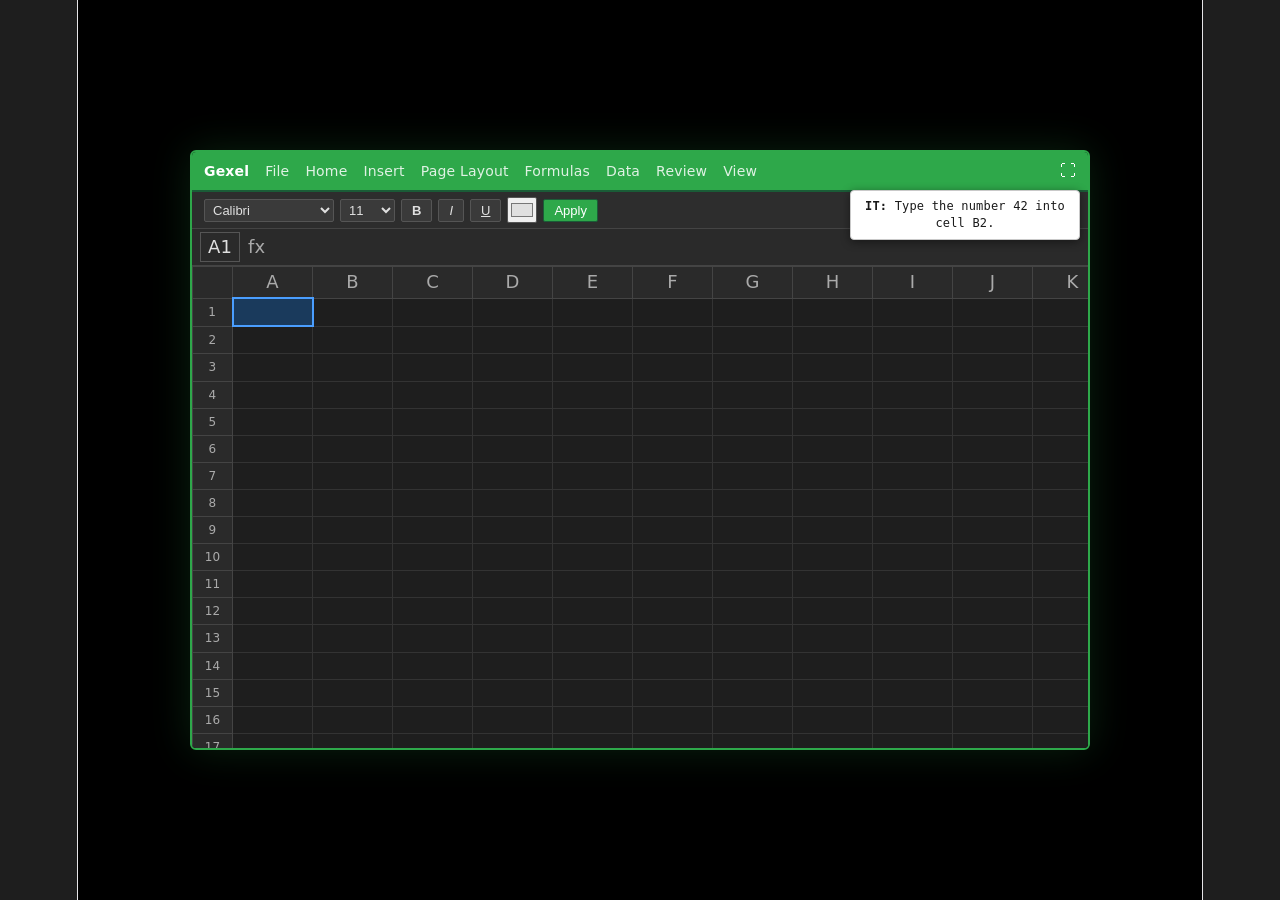
<file: gexel-game/index.html>
<!doctype html>
<html lang="en">
  <head>
    <meta charset="UTF-8" />
    <link rel="icon" type="image/svg+xml" href="/gexel-game/favicon.svg" />
    <meta name="viewport" content="width=device-width, initial-scale=1.0" />
    <title>excel-jam</title>
    <style>
  html, body, #root { margin: 0; padding: 0; width: 100%; height: 100%; background: #1e1e1e; overflow: hidden; }
    </style>
    <script type="module" crossorigin src="/gexel-game/assets/index-DYfI6-W6.js"></script>
    <link rel="stylesheet" crossorigin href="/gexel-game/assets/index-Cx-vYhGF.css">
  </head>
  <body>
    <div id="root"></div>
  </body>
</html>
</file>
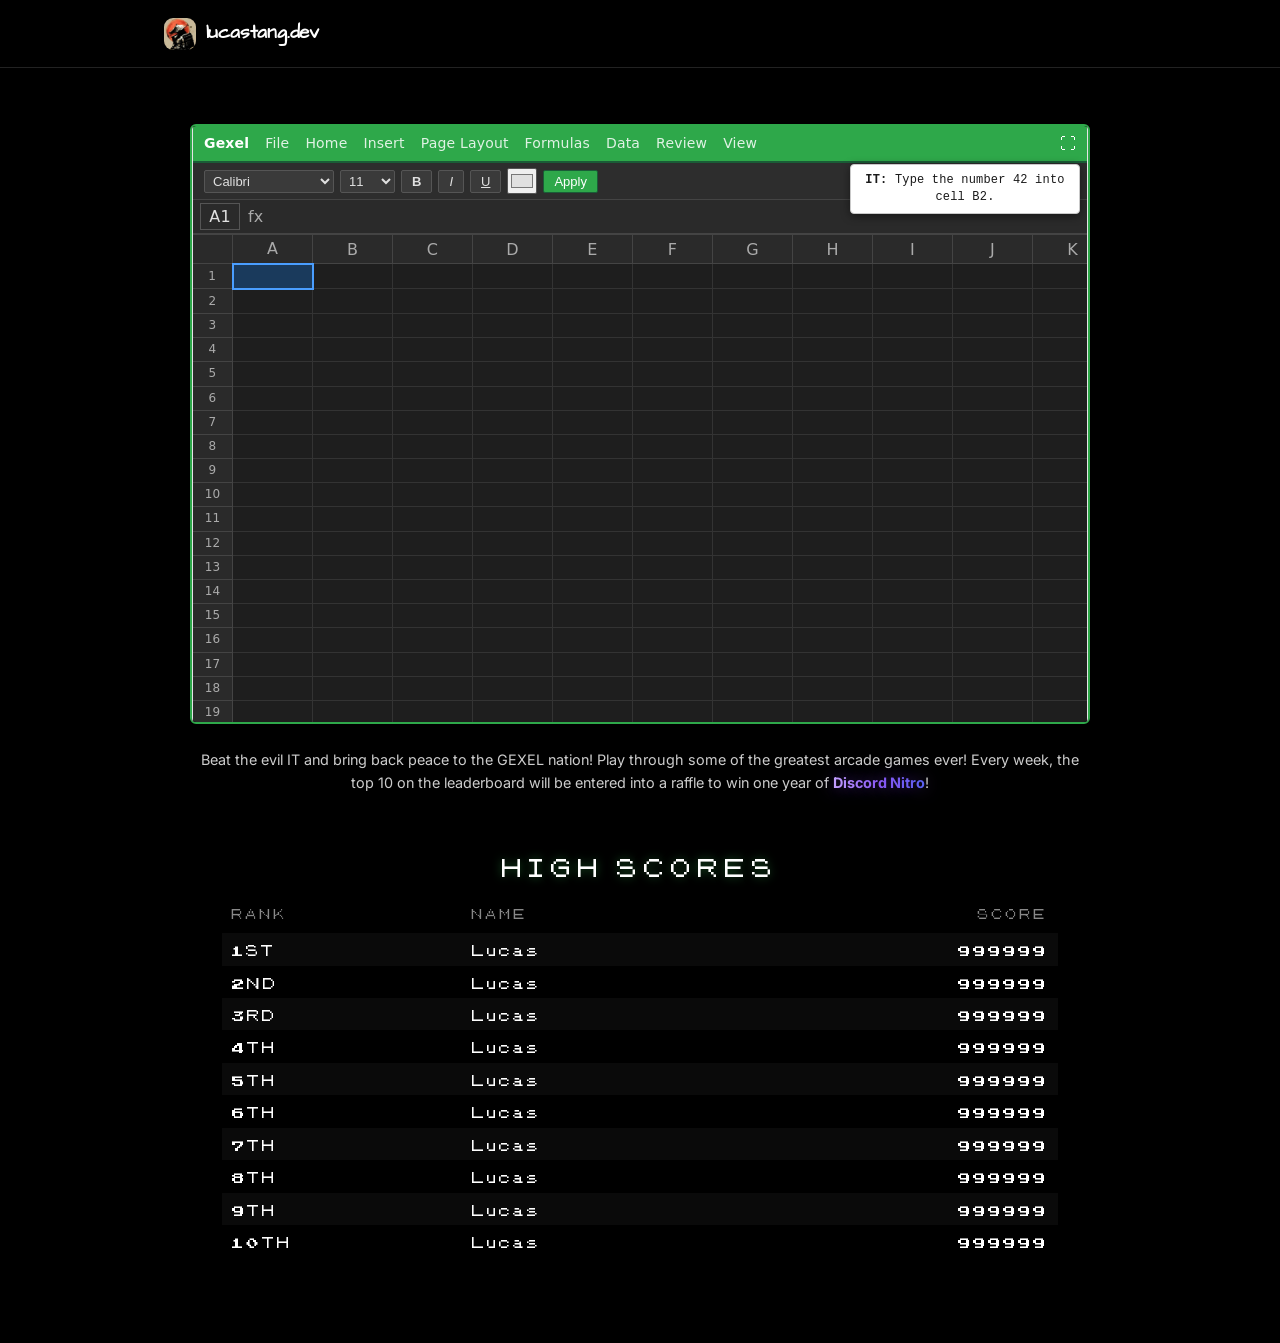
<file: gexel/index.html>
<!DOCTYPE html>
<html lang="en">
<head>
<meta charset="utf-8"/>
<meta content="width=device-width, initial-scale=1.0" name="viewport"/>
<title>lucastang.dev</title>
<meta content="Project overview by Lucas Tang." name="description"/>
<meta content="lucastang.dev" property="og:title"/>
<meta content="Project overview by Lucas Tang." property="og:description"/>
<link href="/favicon.ico" rel="icon"/>
<link href="https://fonts.googleapis.com" rel="preconnect"/>
<link crossorigin="" href="https://fonts.gstatic.com" rel="preconnect"/>
<link href="https://fonts.googleapis.com/css2?family=Architects+Daughter&amp;family=Inter:wght@400;500;600;700&amp;display=swap" rel="stylesheet"/>
<style>
:root {
  --bg: #000000;
  --bg-deep: #000000;
  --ink: #ffffff;
  --muted: #cccccc;
}
@font-face {
  font-family: 'PokemonClassic';
  src: url('/gexel-game/fonts/PokemonClassic.ttf') format('truetype');
  font-display: swap;
}
* { margin: 0; padding: 0; box-sizing: border-box; }
body { font-family: "Inter", system-ui, -apple-system, sans-serif; background: var(--bg); color: var(--ink); line-height: 1.6; min-height: 100vh; display: flex; flex-direction: column; }
.display { font-family: "Architects Daughter", cursive; font-weight: 700; }
header { position: sticky; top: 0; z-index: 50; background: var(--bg-deep); border-bottom: 1px solid #222; }
.nav { max-width: 1000px; margin: 0 auto; padding: 1.1rem 1.5rem; display: flex; align-items: center; gap: 0.6rem; }
.logo-mark { width: 32px; height: 32px; border-radius: 9px; object-fit: cover; }
.logo { font-size: 1.2rem; font-weight: 700; letter-spacing: -0.01em; color: var(--ink); }
main { flex: 1; max-width: 1000px; margin: 0 auto; padding: 3.5rem 1.5rem; width: 100%; display: flex; flex-direction: column; align-items: center; }
.game-wrap { width: 900px; max-width: 100%; position: relative; }
.game-frame { width: 100%; aspect-ratio: 3 / 2; border: 2px solid #2ea84a; border-radius: 6px; display: block; }
.game-frame:fullscreen { width: 100vw; height: 100vh; aspect-ratio: unset; border: none; border-radius: 0; object-fit: contain; }
.fullscreen-btn { position: absolute; top: 8px; right: 8px; background: #2ea84a; color: #fff; border: none; padding: 6px 12px; border-radius: 4px; cursor: pointer; font-family: inherit; font-size: 0.85rem; }
.fullscreen-btn:hover { background: #1a5c37; }
.debug-note { max-width: 900px; margin-top: 1.5rem; color: var(--muted); font-size: 0.9rem; text-align: center; }
.leaderboard { width: 900px; max-width: 100%; margin-top: 2rem; background: #000; border-radius: 6px; padding: 1.4rem 2rem 1.8rem; }
.leaderboard-title { font-family: 'PokemonClassic', monospace; font-size: 1.3rem; text-align: center; letter-spacing: 4px; color: #fff; margin-bottom: 1.2rem; text-shadow: 0 0 10px #2ea84a88; }
.leaderboard-table { width: 100%; border-collapse: collapse; font-family: 'PokemonClassic', monospace; font-size: 0.8rem; }
.leaderboard-table th { text-align: left; color: #888; font-weight: normal; letter-spacing: 2px; font-size: 0.7rem; padding: 4px 10px 10px; }
.leaderboard-table td { padding: 6px 10px; color: #fff; letter-spacing: 1px; }
.leaderboard-table th:last-child, .leaderboard-table td:last-child { text-align: right; }
.leaderboard-table tbody tr:nth-child(odd) { background: rgba(255,255,255,0.04); }
.nitro {
  font-weight: 700;
  background: linear-gradient(90deg, #c9a7ff, #8c5cf5, #5865f2);
  -webkit-background-clip: text;
  -webkit-text-fill-color: transparent;
  background-clip: text;
  text-shadow: 0 0 16px rgba(140, 92, 245, 0.55);
}
</style>
</head>
<body>
<header>
<div class="nav">
<a href="/" style="text-decoration:none; display:flex; align-items:center; gap:0.6rem;">
<img src="/apple-touch-icon.png" alt="Avatar Logo" class="logo-mark" />
<div class="logo display">lucastang.dev</div>
</a>
</div>
</header>
<main>
<div class="game-wrap">
<iframe id="gexel-frame" class="game-frame" src="/gexel-game/" allow="fullscreen" allowfullscreen></iframe>
</div>
<p class="debug-note">Beat the evil IT and bring back peace to the GEXEL nation! Play through some of the greatest arcade games ever! Every week, the top 10 on the leaderboard will be entered into a raffle to win one year of <span class="nitro">Discord Nitro</span>!</p>
<div class="leaderboard">
<div class="leaderboard-title">HIGH SCORES</div>
<table class="leaderboard-table">
<thead><tr><th>RANK</th><th>NAME</th><th>SCORE</th></tr></thead>
<tbody id="leaderboard-body"></tbody>
</table>
</div>
</main>
<script src="/gexel/leaderboard.js" defer></script>
</body>
</html>
</file>
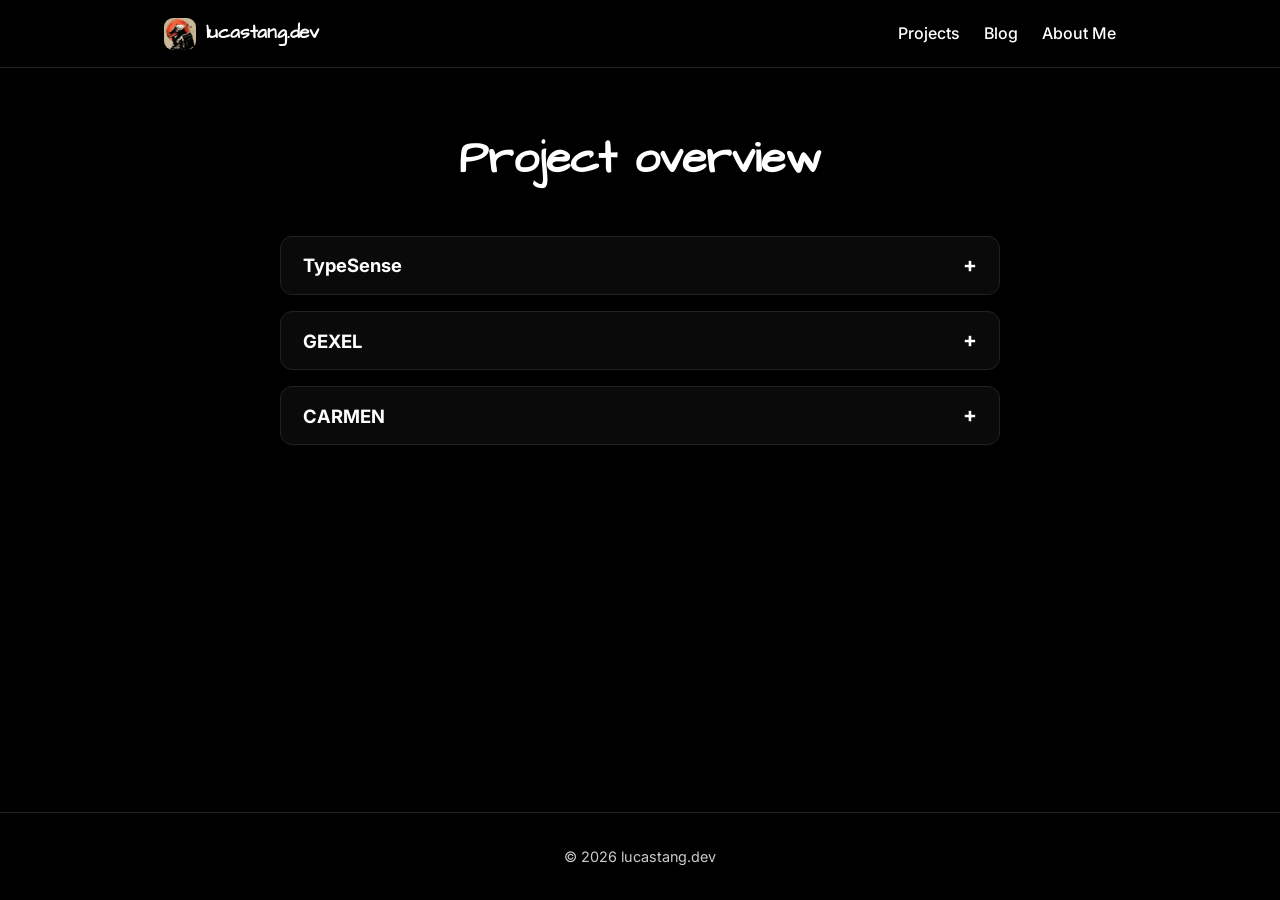
<file: projects/index.html>
<!DOCTYPE html>

<html lang="en">
<head>
<meta charset="utf-8"/>
<meta content="width=device-width, initial-scale=1.0" name="viewport"/>
<title>Projects — lucastang.dev</title>
<meta content="Project overview by Lucas Tang." name="description"/>
<meta content="lucastang.dev" property="og:title"/>
<meta content="Project overview by Lucas Tang." property="og:description"/>
<link href="/favicon.ico" rel="icon"/>
<link href="https://fonts.googleapis.com" rel="preconnect"/>
<link crossorigin="" href="https://fonts.gstatic.com" rel="preconnect">
<link href="https://fonts.googleapis.com/css2?family=Architects+Daughter&amp;family=Inter:wght@400;500;600;700&amp;display=swap" rel="stylesheet"/>
<style>
:root {
  --bg: #000000;
  --bg-deep: #000000;
  --card: #0a0a0a;
  --orange: #f97316;
  --orange-dark: #ea5a08;
  --ink: #ffffff;
  --muted: #cccccc;
}
* { margin: 0; padding: 0; box-sizing: border-box; }
body { font-family: "Inter", system-ui, -apple-system, sans-serif; background: var(--bg); color: var(--ink); line-height: 1.6; min-height: 100vh; display: flex; flex-direction: column; }
.display { font-family: "Architects Daughter", cursive; font-weight: 700; }
header { position: sticky; top: 0; z-index: 50; background: var(--bg-deep); border-bottom: 1px solid #222; }
.nav { max-width: 1000px; margin: 0 auto; padding: 1.1rem 1.5rem; display: flex; align-items: center; gap: 0.6rem; }

/* UPDATED AVATAR CSS */
.logo-mark { width: 32px; height: 32px; border-radius: 9px; object-fit: cover; }
.logo { font-size: 1.2rem; font-weight: 700; letter-spacing: -0.01em; color: var(--ink); }

main { flex: 1; max-width: 1000px; margin: 0 auto; padding: 3.5rem 1.5rem; width: 100%; }
.section-title { font-size: clamp(2rem, 5vw, 2.8rem); text-align: center; margin-bottom: 2.5rem; color: #ffffff; }
.projects { display: flex; flex-direction: column; gap: 1rem; max-width: 720px; margin: 0 auto 4.5rem; }
.project-bar { background: #0a0a0a; border: 1px solid #222; border-radius: 12px; padding: 1.1rem 1.4rem; cursor: pointer; text-align: left; color: #ffffff; transition: background 0.18s ease, transform 0.12s ease; font-family: inherit; width: 100%; }
.project-bar:hover { background: #151515; transform: translateY(-2px); }
.project-bar:focus-visible { outline: 3px solid #ffffff; outline-offset: 3px; }
.project-head { display: flex; align-items: center; justify-content: space-between; gap: 1rem; }
.project-head h3 { font-size: 1.15rem; font-weight: 700; color: #ffffff; }
.toggle { font-size: 1.3rem; font-weight: 700; transition: transform 0.2s ease; line-height: 1; color: #ffffff; }
.project-bar[aria-expanded="true"] .toggle { transform: rotate(45deg); }
.blurb { max-height: 0; overflow: hidden; transition: max-height 0.28s ease, margin-top 0.28s ease; color: #ffffff; font-size: 0.98rem; }
.project-bar[aria-expanded="true"] .blurb { max-height: 600px; margin-top: 0.75rem; }
.see-more { display: inline-block; margin-top: 0.9rem; padding: 0.5rem 0.9rem; background: #000; color: #fff; border-radius: 8px; text-decoration: none; font-weight: 600; font-size: 0.9rem; transition: background 0.15s ease; }
.see-more:hover { background: #222; }
footer { text-align: center; padding: 2rem 1.5rem; color: var(--muted); font-size: 0.9rem; border-top: 1px solid #222; }
@media (max-width: 640px) {
  .nav { padding: 0.75rem 1rem; gap: 0.5rem; }
  .logo-mark { width: 26px; height: 26px; }
  .logo { font-size: 1rem; }
  .links { gap: 0.9rem !important; }
  .links a { font-size: 0.82rem; }
  main { padding: 2.5rem 1rem; }
  .section-title { margin-bottom: 1.75rem; }
}
@media (max-width: 420px) {
  .logo { display: none; }
  .links { gap: 0.7rem !important; }
  .links a { font-size: 0.78rem; }
}
</style>
</head>
<body>
<header>
<div class="nav">
<a href="/" style="text-decoration:none; display:flex; align-items:center; gap:0.6rem;">
<!-- UPDATED HEADER IMAGE -->
<img src="/apple-touch-icon.png" alt="Avatar Logo" class="logo-mark" />
<div class="logo display">lucastang.dev</div>
</a>
<nav class="links" style="margin-left: auto; display: flex; gap: 1.5rem;">
<a href="/projects/" style="color: var(--ink); text-decoration: none; font-weight: 500;">Projects</a>
<a href="/blog/" style="color: var(--ink); text-decoration: none; font-weight: 500;">Blog</a>
<a href="/aboutme/" style="color: var(--ink); text-decoration: none; font-weight: 500;">About Me</a>
</nav>
</div>
</header>
<main>
<h1 class="section-title display">Project overview</h1>
<div class="projects">
<button aria-expanded="false" class="project-bar" onclick="this.setAttribute('aria-expanded', this.getAttribute('aria-expanded')==='true'?'false':'true')">
<div class="project-head"><h3>TypeSense</h3><span class="toggle">+</span></div>
<div class="blurb">
<p>A passive research tool that monitors how you type — not what you type — to predict mental health states like stress, focus, and energy. Every key is anonymized to a category number, so no content is ever recoverable. Every 15 seconds it computes timing features from your keystrokes; every 20 minutes it asks how you're feeling. The goal is to train a model that can predict your mental state from typing patterns alone.</p>
<a class="see-more" href="/TypeSense" onclick="event.stopPropagation()">See more</a>
</div>
</button>
<button aria-expanded="false" class="project-bar" onclick="this.setAttribute('aria-expanded', this.getAttribute('aria-expanded')==='true'?'false':'true')">
<div class="project-head"><h3>GEXEL</h3><span class="toggle">+</span></div>
<div class="blurb">
<p>Try and beat 5 classic arcade games, before the evil AI IT-management catches up to you! Play fast enough and record your name among the best on the leaderboard!</p>
<a class="see-more" href="/gexel" onclick="event.stopPropagation()">See more</a>
</div>
</button>
<button aria-expanded="false" class="project-bar" onclick="this.setAttribute('aria-expanded', this.getAttribute('aria-expanded')==='true'?'false':'true')">
<div class="project-head"><h3>CARMEN</h3><span class="toggle">+</span></div>
<div class="blurb">
<p>A focus app that blocks distracting apps and sites on Windows, Mac, Chrome and Firefox. Hard locks you can't cheat, soft locks that make you say why, and a daily score. RSVP for early access and get your first year free if Carmen becomes paid.</p>
<a class="see-more" href="/carmen" onclick="event.stopPropagation()">See more</a>
</div>
</button>
</div>
</main>
<footer>© 2026 lucastang.dev</footer>
</body>
</html>
</file>
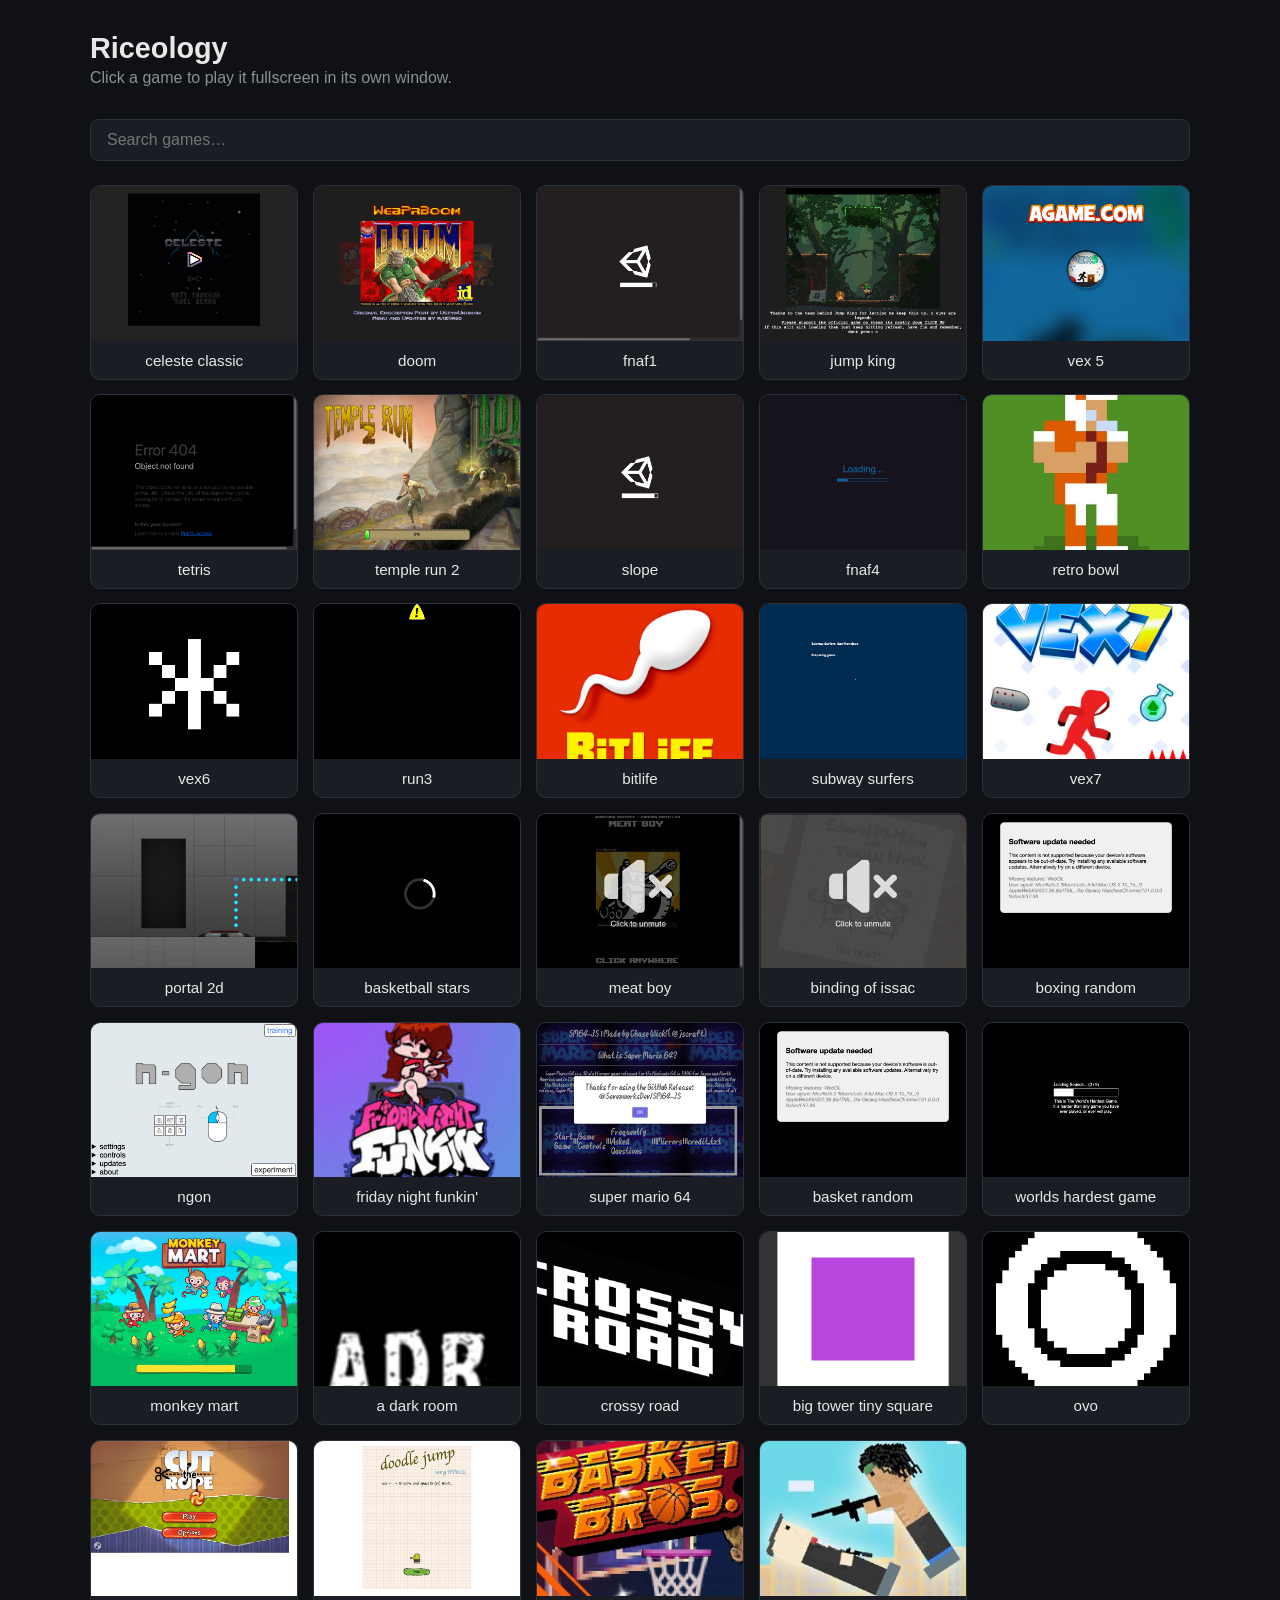
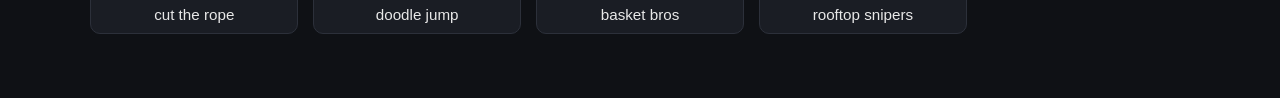
<file: riceology/index.html>
<!DOCTYPE html>
<html lang="en">
<head>
<meta charset="UTF-8">
<meta name="viewport" content="width=device-width, initial-scale=1.0">
<title>Riceology</title>
<link rel="icon" href="../favicon.ico">
<style>
  :root {
    --bg: #0f1115;
    --card: #1a1d24;
    --card-hover: #23272f;
    --text: #e8e8e8;
    --muted: #8b8f98;
    --accent: #6c9bff;
  }
  * { box-sizing: border-box; }
  body {
    margin: 0;
    background: var(--bg);
    color: var(--text);
    font-family: -apple-system, BlinkMacSystemFont, "Segoe UI", Roboto, sans-serif;
    padding: 2rem 1.5rem 4rem;
  }
  header {
    max-width: 1100px;
    margin: 0 auto 2rem;
  }
  h1 {
    margin: 0 0 0.25rem;
    font-size: 1.8rem;
  }
  header p {
    margin: 0;
    color: var(--muted);
  }
  #search {
    max-width: 1100px;
    margin: 0 auto 1.5rem;
    display: block;
    width: 100%;
    padding: 0.7rem 1rem;
    border-radius: 8px;
    border: 1px solid #2c303a;
    background: var(--card);
    color: var(--text);
    font-size: 1rem;
  }
  #search:focus { outline: 2px solid var(--accent); }
  .grid {
    max-width: 1100px;
    margin: 0 auto;
    display: grid;
    grid-template-columns: repeat(auto-fill, minmax(180px, 1fr));
    gap: 0.9rem;
  }
  button.game {
    all: unset;
    cursor: pointer;
    background: var(--card);
    border: 1px solid #2c303a;
    border-radius: 10px;
    overflow: hidden;
    text-align: center;
    transition: background 0.12s ease, transform 0.12s ease;
  }
  button.game:hover {
    background: var(--card-hover);
    transform: translateY(-2px);
  }
  button.game:active { transform: translateY(0); }
  .game-thumb {
    width: 100%;
    aspect-ratio: 4 / 3;
    object-fit: cover;
    display: block;
    background: #000;
  }
  .game-name {
    display: block;
    padding: 0.65rem 0.75rem;
    font-size: 0.95rem;
  }
</style>
</head>
<body>
<header>
  <h1>Riceology</h1>
  <p>Click a game to play it fullscreen in its own window.</p>
</header>

<input id="search" type="text" placeholder="Search games…" oninput="filterGames()">
<div class="grid" id="grid"></div>

<script>
const GAMES_BASE = "https://games.lucastang.dev/";

const games = [
  {
    "name": "celeste classic",
    "url": "celeste/index.html",
    "thumb": "thumbnails/celeste.png"
  },
  {
    "name": "doom",
    "url": "doom/index.html",
    "thumb": "thumbnails/doom.png"
  },
  {
    "name": "fnaf1",
    "url": "fnaf1/index.html",
    "thumb": "thumbnails/fnaf1.png"
  },
  {
    "name": "jump king",
    "url": "jumpking/index.html",
    "thumb": "thumbnails/jumpking.png"
  },
  {
    "name": "vex 5",
    "url": "vex5/index.html",
    "thumb": "thumbnails/vex5.png"
  },
  {
    "name": "tetris",
    "url": "tetris/index.html",
    "thumb": "thumbnails/tetris.png"
  },
  {
    "name": "temple run 2",
    "url": "templerun2/index.html",
    "thumb": "thumbnails/templerun2.png"
  },
  {
    "name": "slope",
    "url": "slope/index.html",
    "thumb": "thumbnails/slope.png"
  },
  {
    "name": "fnaf4",
    "url": "fnaf4/index.html",
    "thumb": "thumbnails/fnaf4.png"
  },
  {
    "name": "retro bowl",
    "url": "retrobowl/index.html",
    "thumb": "thumbnails/retrobowl.jpg"
  },
  {
    "name": "vex6",
    "url": "vex6/index.html",
    "thumb": "thumbnails/vex6.png"
  },
  {
    "name": "run3",
    "url": "run3/index.html",
    "thumb": "thumbnails/run3.png"
  },
  {
    "name": "bitlife",
    "url": "bitlife/index.html",
    "thumb": "thumbnails/bitlife.png"
  },
  {
    "name": "subway surfers",
    "url": "subway/index.html",
    "thumb": "thumbnails/subway.png"
  },
  {
    "name": "vex7",
    "url": "vex7/index.html",
    "thumb": "thumbnails/vex7.png"
  },
  {
    "name": "portal 2d",
    "url": "portal2d/index.html",
    "thumb": "thumbnails/portal2d.png"
  },
  {
    "name": "basketball stars",
    "url": "basketballstars/index.html",
    "thumb": "thumbnails/basketballstars.png"
  },
  {
    "name": "meat boy",
    "url": "meatboy/index.html",
    "thumb": "thumbnails/meatboy.png"
  },
  {
    "name": "binding of issac",
    "url": "bindingofissac/index.html",
    "thumb": "thumbnails/bindingofissac.png"
  },
  {
    "name": "boxing random",
    "url": "boxing-random/index.html",
    "thumb": "thumbnails/boxing-random.png"
  },
  {
    "name": "ngon",
    "url": "n-gon/index.html",
    "thumb": "thumbnails/n-gon.png"
  },
  {
    "name": "friday night funkin'",
    "url": "fridaynightfunkin/index.html",
    "thumb": "thumbnails/fridaynightfunkin.jpg"
  },
  {
    "name": "super mario 64",
    "url": "sm64/index.html",
    "thumb": "thumbnails/sm64.png"
  },
  {
    "name": "basket random",
    "url": "basketrandom/index.html",
    "thumb": "thumbnails/basketrandom.png"
  },
  {
    "name": "worlds hardest game",
    "url": "worldshardestgame/index.html",
    "thumb": "thumbnails/worldshardestgame.png"
  },
  {
    "name": "monkey mart",
    "url": "monkeymart/index.html",
    "thumb": "thumbnails/monkeymart.png"
  },
  {
    "name": "a dark room",
    "url": "adarkroom/index.html",
    "thumb": "thumbnails/adarkroom.png"
  },
  {
    "name": "crossy road",
    "url": "crossyroad/index.html",
    "thumb": "thumbnails/crossyroad.png"
  },
  {
    "name": "big tower tiny square",
    "url": "bigtowertinysquare/index.html",
    "thumb": "thumbnails/bigtowertinysquare.png"
  },
  {
    "name": "ovo",
    "url": "ovo/game.html",
    "thumb": "thumbnails/ovo.png"
  },
  {
    "name": "cut the rope",
    "url": "cuttherope/index.html",
    "thumb": "thumbnails/cuttherope.png"
  },
  {
    "name": "doodle jump",
    "url": "doodle-jump/index.html",
    "thumb": "thumbnails/doodle-jump.png"
  },
  {
    "name": "basket bros",
    "url": "basketbros/index.html",
    "thumb": "thumbnails/basketbros.jpeg"
  },
  {
    "name": "rooftop snipers",
    "url": "rooftop-snipers/index.html",
    "thumb": "thumbnails/rooftop-snipers.png"
  }
];

function playGame(url) {
  const win = window.open(
    "",
    "_blank",
    "toolbar=no,location=no,menubar=no,scrollbars=no,resizable=yes"
  );
  if (!win) {
    alert("Popup blocked — allow popups for this site to play.");
    return;
  }
  win.document.title = "";
  win.document.body.style.margin = "0";
  win.document.body.style.background = "#000";

  const iframe = win.document.createElement("iframe");
  iframe.src = GAMES_BASE + url;
  iframe.style.border = "none";
  iframe.style.width = "100vw";
  iframe.style.height = "100vh";
  iframe.allow = "fullscreen; autoplay; gamepad; pointer-lock";
  iframe.setAttribute("allowfullscreen", "true");
  win.document.body.appendChild(iframe);

  iframe.addEventListener("load", () => {
    iframe.requestFullscreen?.().catch(() => {});
  });
}

function renderGrid(list) {
  const grid = document.getElementById("grid");
  grid.innerHTML = "";
  for (const g of list) {
    const btn = document.createElement("button");
    btn.className = "game";
    btn.onclick = () => playGame(g.url);

    const img = document.createElement("img");
    img.className = "game-thumb";
    img.loading = "lazy";
    img.alt = g.name;
    img.src = g.thumb;
    btn.appendChild(img);

    const label = document.createElement("span");
    label.className = "game-name";
    label.textContent = g.name;
    btn.appendChild(label);

    grid.appendChild(btn);
  }
}

function filterGames() {
  const q = document.getElementById("search").value.toLowerCase();
  renderGrid(games.filter(g => g.name.toLowerCase().includes(q)));
}

renderGrid(games);
</script>
</body>
</html>
</file>
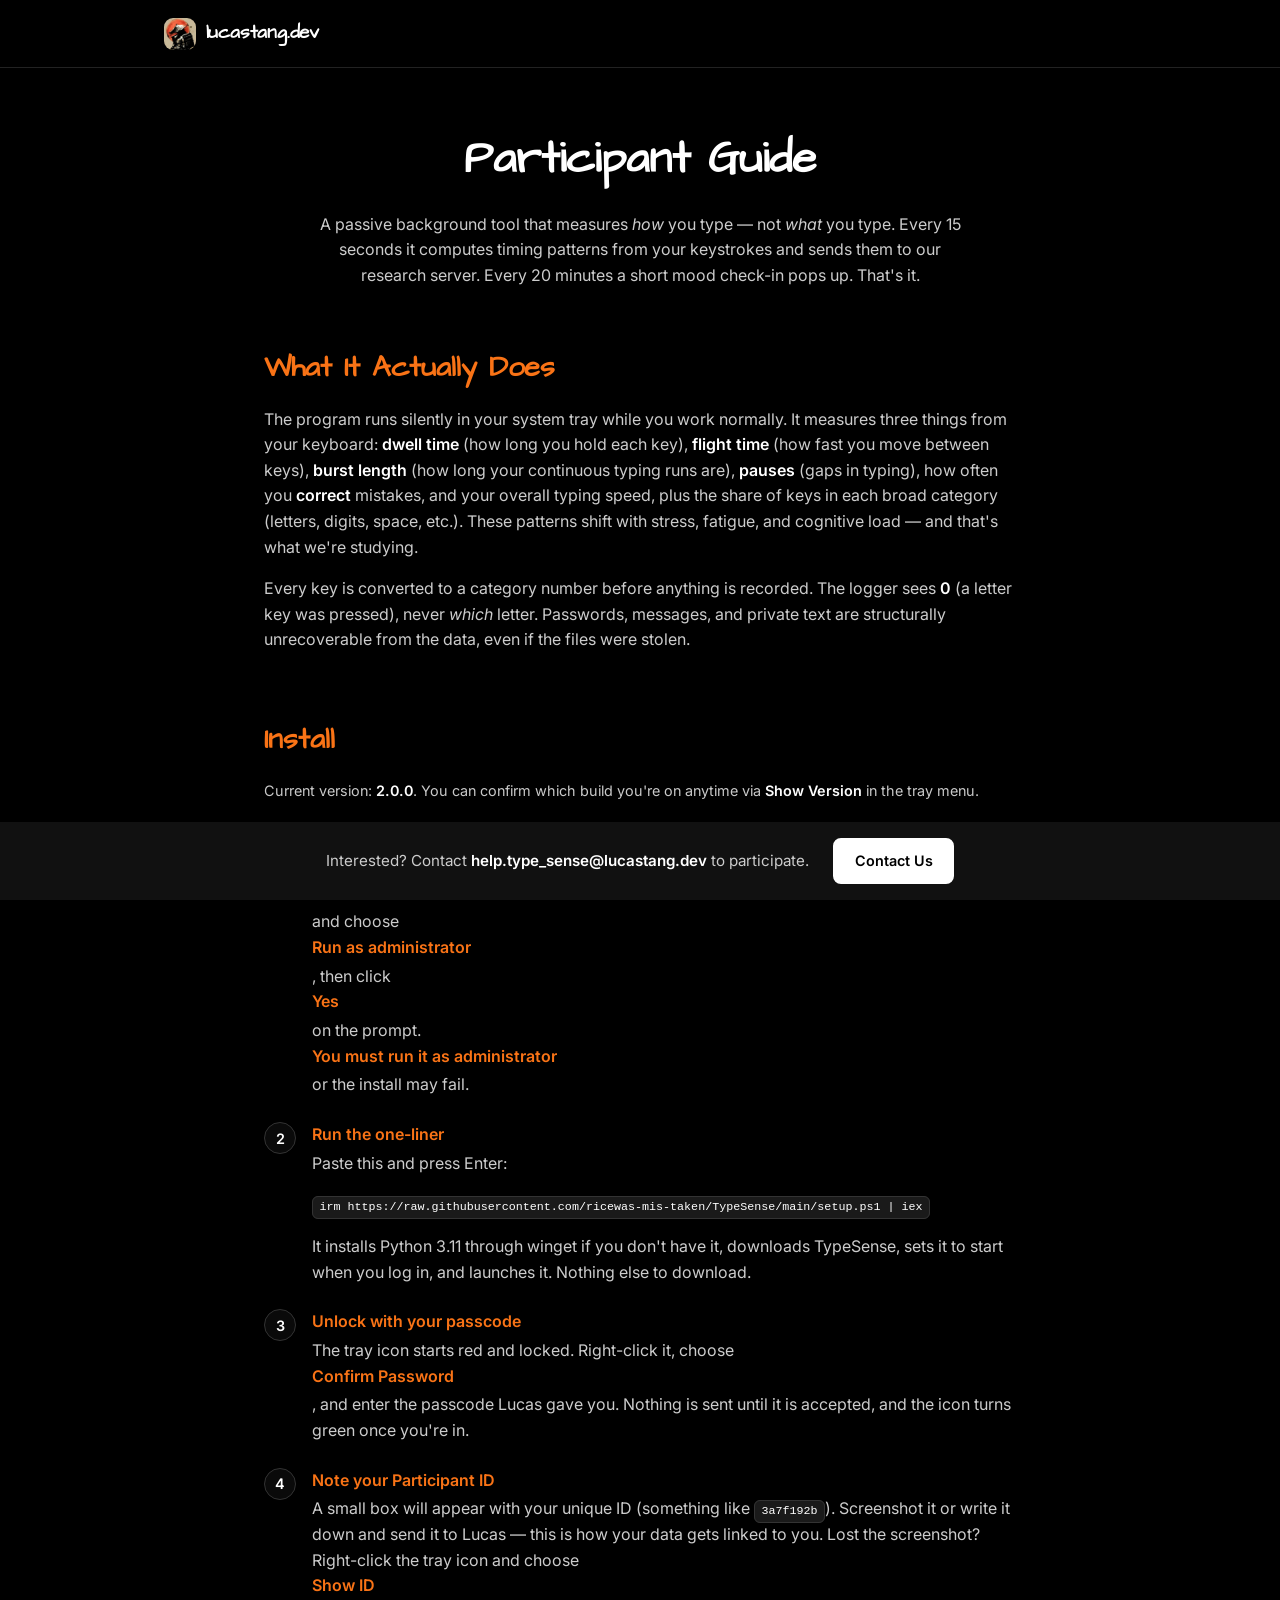
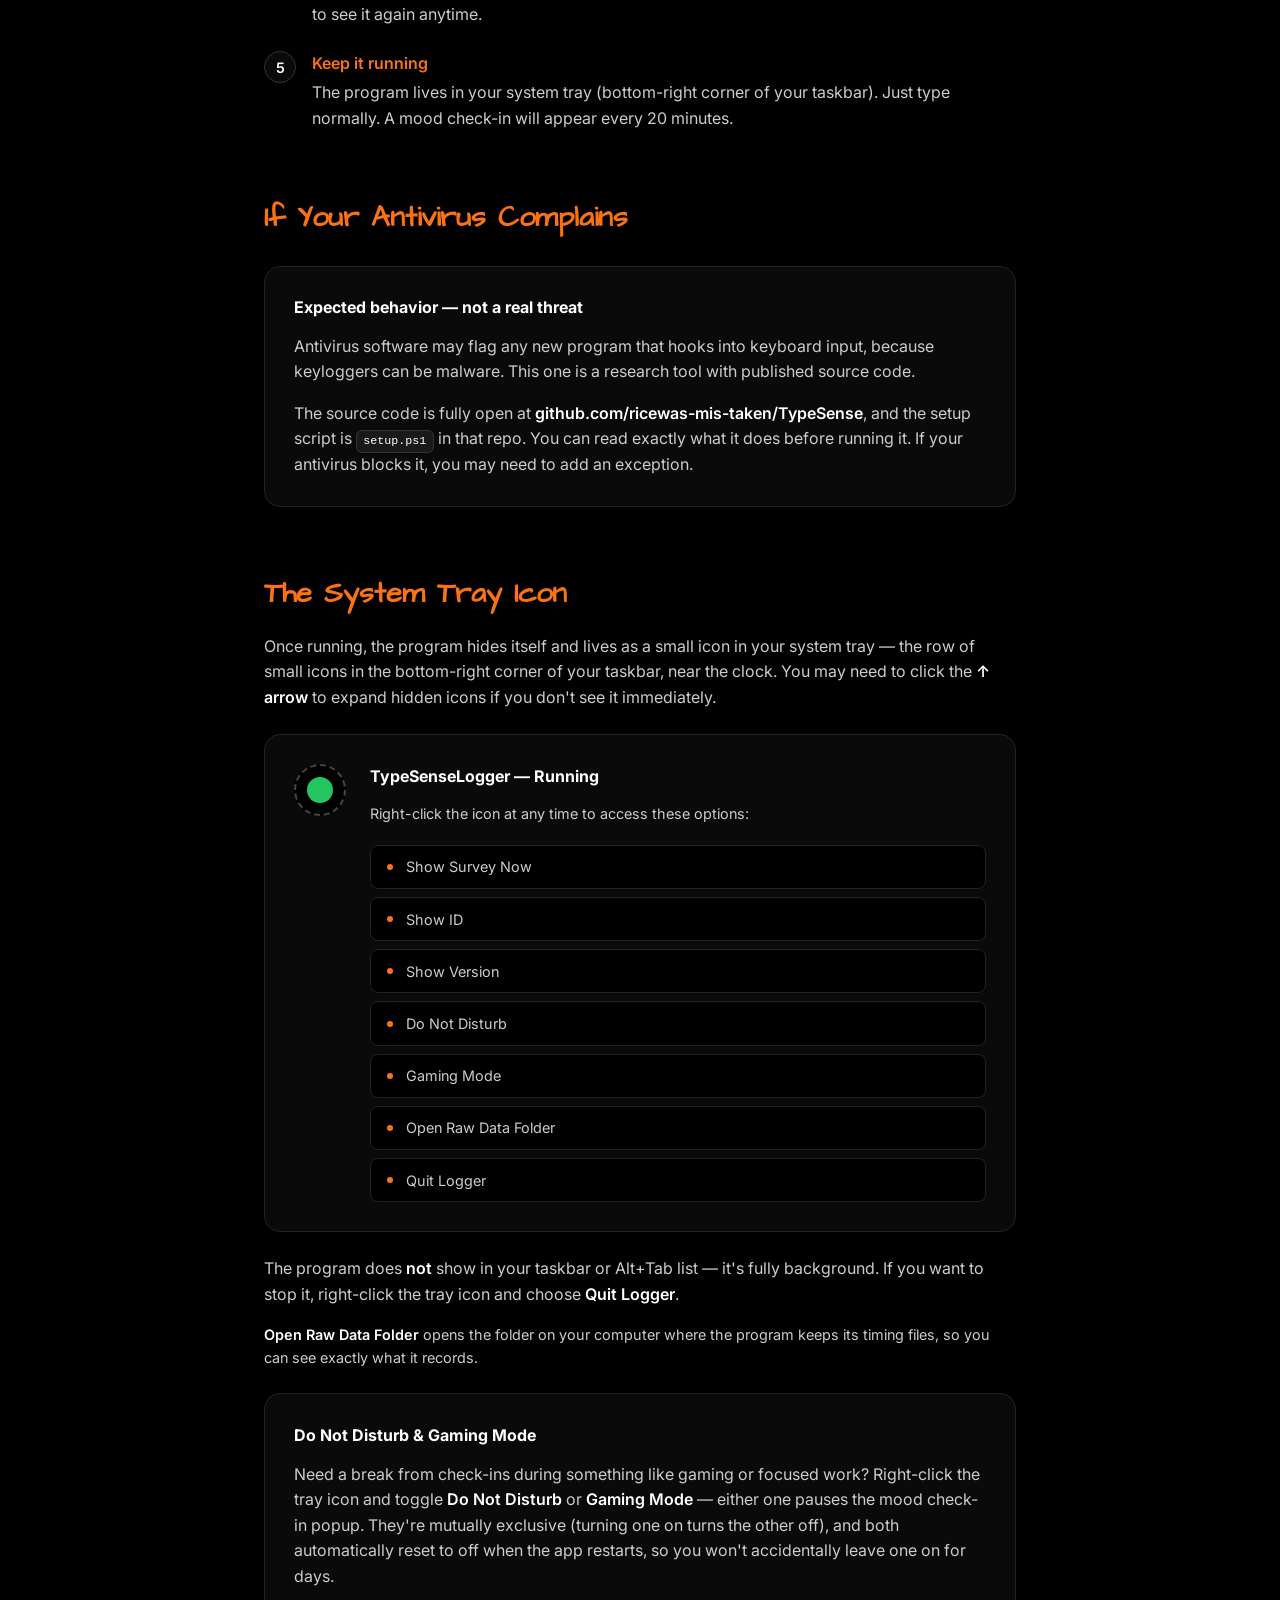
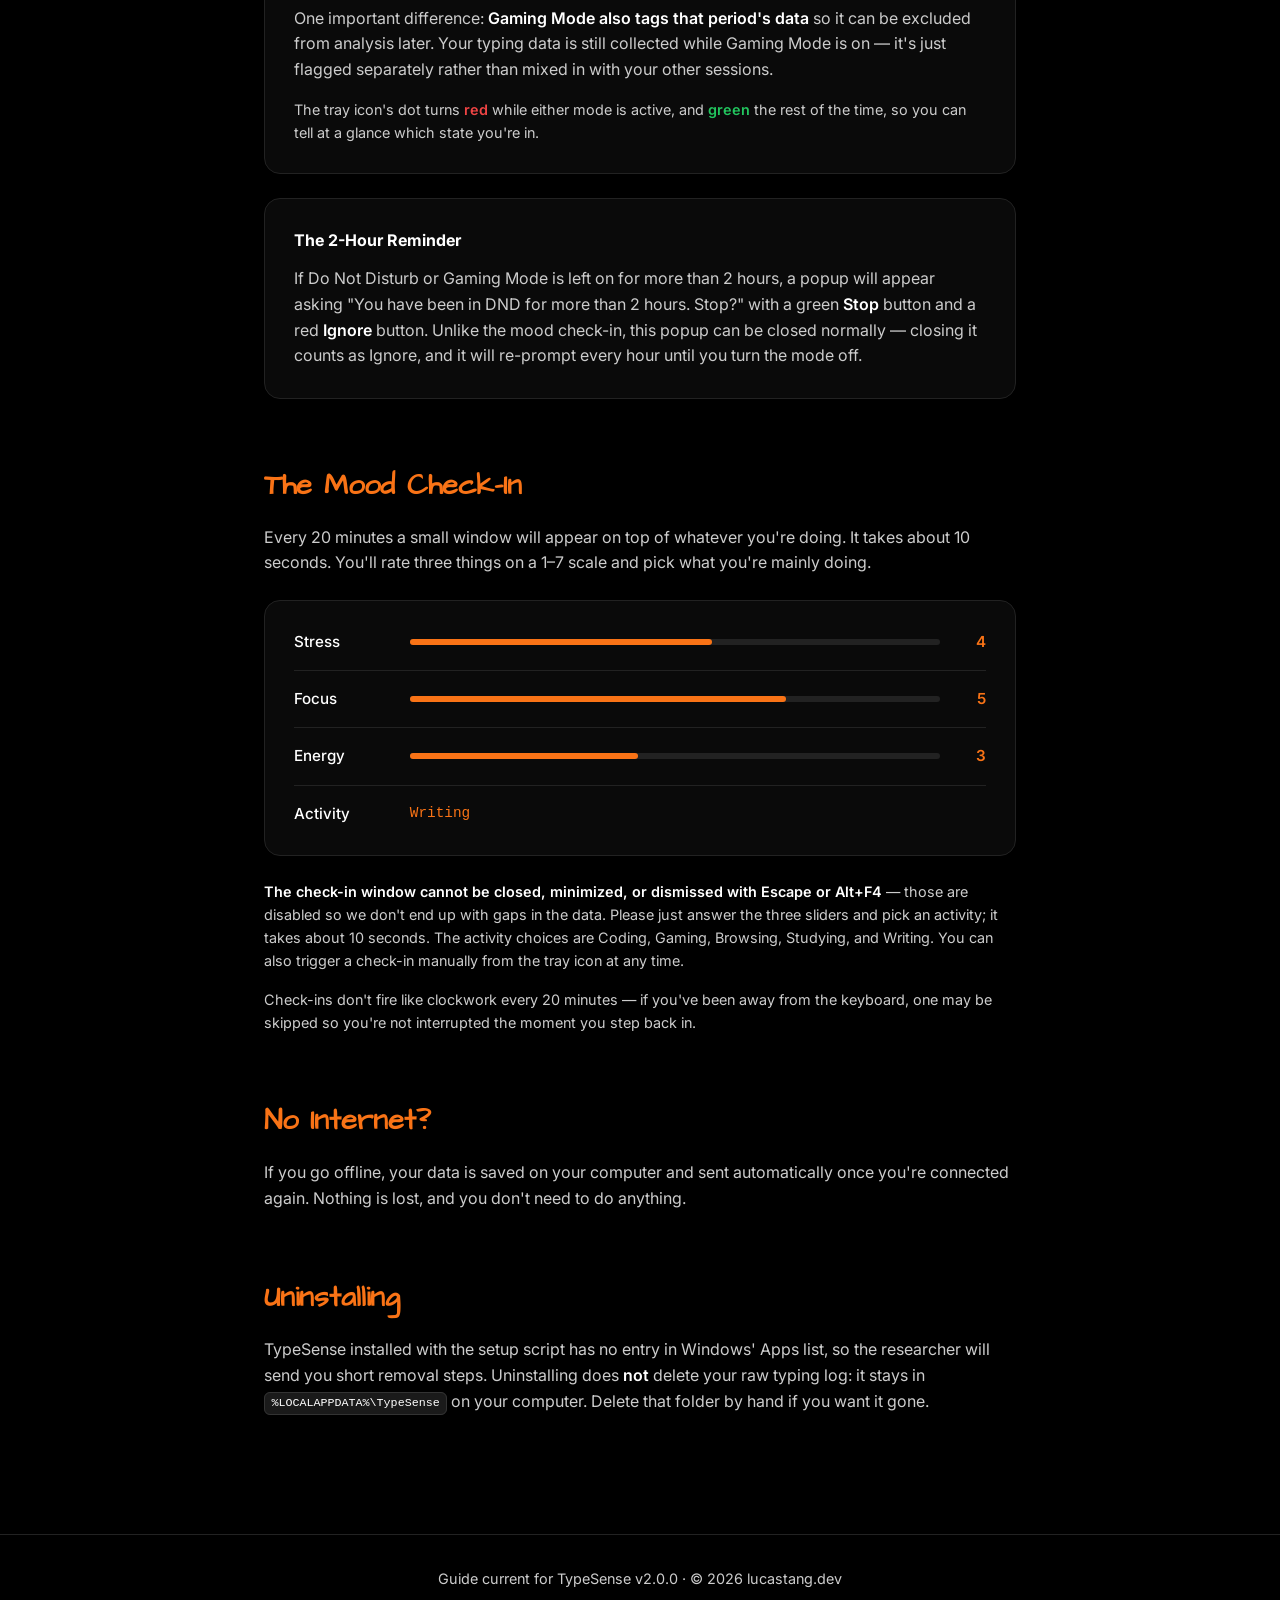
<file: TypeSense/index.html>
<!DOCTYPE html>
<html lang="en">
<head>
<meta charset="UTF-8" />
<meta name="viewport" content="width=device-width, initial-scale=1.0" />
<title>TypeSense - participation guide</title>
<link rel="icon" href="favicon.ico">
<link rel="preconnect" href="https://fonts.googleapis.com" />
<link rel="preconnect" href="https://fonts.gstatic.com" crossorigin />
<link href="https://fonts.googleapis.com/css2?family=Architects+Daughter&family=Inter:wght@400;500;600;700&display=swap" rel="stylesheet" />
<style>
:root {
  --bg: #000000;
  --bg-deep: #000000;
  --card: #0a0a0a;
  --orange: #f97316;
  --orange-dark: #ea5a08;
  --ink: #ffffff;
  --muted: #cccccc;
}

* { margin: 0; padding: 0; box-sizing: border-box; }

body { 
  font-family: "Inter", system-ui, -apple-system, sans-serif; 
  background: var(--bg); 
  color: var(--ink); 
  line-height: 1.6; 
  min-height: 100vh; 
  display: flex; 
  flex-direction: column; 
  padding-bottom: 80px; /* Added to prevent the sticky banner from hiding the footer */
}

.display { font-family: "Architects Daughter", cursive; font-weight: 700; }

/* ── Header ── */
header { position: sticky; top: 0; z-index: 50; background: var(--bg-deep); border-bottom: 1px solid #222; }
.nav { max-width: 1000px; margin: 0 auto; padding: 1.1rem 1.5rem; display: flex; align-items: center; gap: 0.6rem; }

/* UPDATED AVATAR CSS */
.logo-mark { width: 32px; height: 32px; border-radius: 9px; object-fit: cover; }
.logo { font-size: 1.2rem; font-weight: 700; letter-spacing: -0.01em; color: var(--ink); text-decoration: none; }

/* ── Main Container ── */
main { flex: 1; max-width: 800px; margin: 0 auto; padding: 3.5rem 1.5rem; width: 100%; }

/* ── Typography & Basics ── */
.section-title { font-size: clamp(2rem, 5vw, 2.8rem); text-align: center; margin-bottom: 1rem; color: var(--ink); }
.hero-body { text-align: center; color: var(--muted); margin-bottom: 3.5rem; max-width: 650px; margin-left: auto; margin-right: auto; }
section { margin-bottom: 4rem; }
h2.display { font-size: 1.8rem; color: var(--orange); margin-bottom: 1rem; }
p { color: var(--muted); margin-bottom: 1rem; }
p:last-child { margin-bottom: 0; }
strong { color: var(--ink); font-weight: 600; }
code { font-family: monospace; background: #1a1a1a; padding: 0.2rem 0.4rem; border-radius: 6px; border: 1px solid #333; font-size: 0.9em; color: var(--ink); }

/* ── Steps ── */
.steps { display: flex; flex-direction: column; gap: 1.5rem; margin-top: 1.5rem; }
.step { display: grid; grid-template-columns: 32px 1fr; gap: 1rem; align-items: start; }
.step-num { 
  font-size: 0.9rem; 
  font-weight: 600; 
  color: var(--ink); 
  background: var(--card); 
  border: 1px solid #333; 
  border-radius: 50%; 
  width: 32px; 
  height: 32px; 
  display: flex; 
  align-items: center; 
  justify-content: center; 
}
.step-body strong { display: block; margin-bottom: 0.2rem; color: var(--orange); }

/* ── Cards ── */
.card { 
  background: var(--card); 
  border: 1px solid #222; 
  border-radius: 16px; 
  padding: 1.8rem; 
  margin-top: 1.5rem; 
}
.card-title { font-weight: 700; color: var(--ink); margin-bottom: 0.8rem; display: block; }

/* ── Edge Steps ── */
.edge-step-list { display: flex; flex-direction: column; gap: 0.8rem; margin-top: 1.2rem; }
.edge-item { display: flex; gap: 0.8rem; align-items: flex-start; }
.edge-badge { 
  font-size: 0.8rem; 
  background: #222; 
  color: var(--ink); 
  border-radius: 4px; 
  padding: 0.1rem 0.4rem; 
  font-weight: 600; 
  margin-top: 0.2rem;
}

/* ── Tray Card ── */
.tray-card-grid { display: grid; grid-template-columns: 52px 1fr; gap: 1.5rem; align-items: start; }
.tray-icon-preview { 
  width: 52px; 
  height: 52px; 
  border-radius: 50%; 
  background: #000; 
  border: 2px dashed #444; 
  display: flex; 
  align-items: center; 
  justify-content: center;
}
.tray-icon-preview::after {
  content: '';
  width: 26px;
  height: 26px;
  background: #22c55e;
  border-radius: 50%;
}
.menu-items { margin-top: 1.2rem; display: flex; flex-direction: column; gap: 0.5rem; }
.menu-item { 
  display: flex; 
  align-items: center; 
  gap: 0.8rem; 
  background: #000; 
  border: 1px solid #222; 
  border-radius: 8px; 
  padding: 0.6rem 1rem; 
  font-size: 0.9rem; 
  color: var(--muted); 
}
.menu-dot { width: 6px; height: 6px; border-radius: 50%; background: var(--orange); }

/* ── Survey ── */
.survey-row { 
  display: grid; 
  grid-template-columns: 100px 1fr 30px; 
  gap: 1rem; 
  align-items: center; 
  padding: 1rem 0; 
  border-bottom: 1px solid #222; 
  font-size: 0.95rem; 
}
.survey-row:last-child { border-bottom: none; padding-bottom: 0; }
.survey-row:first-child { padding-top: 0; }
.survey-label { color: var(--ink); font-weight: 500; }
.survey-bar-wrap { background: #222; border-radius: 4px; height: 6px; }
.survey-bar { height: 100%; border-radius: 4px; background: var(--orange); }
.survey-val { text-align: right; font-weight: 600; color: var(--orange); }

/* ── Footer ── */
footer { text-align: center; padding: 2rem 1.5rem; color: var(--muted); font-size: 0.9rem; border-top: 1px solid #222; margin-bottom: 2rem; }

/* ── Sticky Banner ── */
.sticky-banner {
  position: fixed;
  bottom: 0;
  left: 0;
  width: 100%;
  background: #111111;
  border-top: 4px solid #000000;
  padding: 1rem 1.5rem;
  display: flex;
  justify-content: center;
  align-items: center;
  gap: 1.5rem;
  z-index: 100;
  box-shadow: 0 -4px 20px rgba(0, 0, 0, 0.8);
}

.sticky-banner-text {
  color: var(--muted);
  font-size: 0.95rem;
}

.sticky-banner-btn {
  background: var(--ink);
  color: var(--bg);
  text-decoration: none;
  padding: 0.6rem 1.2rem;
  border-radius: 8px;
  font-weight: 600;
  font-size: 0.9rem;
  transition: opacity 0.2s ease;
  border: 2px solid var(--ink);
}

.sticky-banner-btn:hover {
  opacity: 0.85;
}

@media (max-width: 600px) {
  .tray-card-grid { grid-template-columns: 1fr; }
  .survey-row { grid-template-columns: 1fr 30px; }
  .survey-bar-wrap { display: none; }
  
  .sticky-banner {
    flex-direction: column;
    gap: 0.8rem;
    text-align: center;
    padding: 1.2rem 1.5rem;
  }
}
</style>
</head>
<body>

<header>
  <div class="nav">
    <a href="/" style="text-decoration:none; display:flex; align-items:center; gap:0.6rem;">
      <img src="apple-touch-icon.png" alt="Avatar Logo" class="logo-mark" />
      <div class="logo display">lucastang.dev</div>
    </a>
  </div>
</header>

<main>
  <h1 class="section-title display">Participant Guide</h1>
  <p class="hero-body">
    A passive background tool that measures <em>how</em> you type — not <em>what</em> you type.
    Every 15 seconds it computes timing patterns from your keystrokes and sends them to our research server.
    Every 20 minutes a short mood check-in pops up. That's it.
  </p>

  <section>
    <h2 class="display">What It Actually Does</h2>
    <p>
      The program runs silently in your system tray while you work normally. It measures three things
      from your keyboard: <strong>dwell time</strong> (how long you hold each key), <strong>flight time</strong>
      (how fast you move between keys), <strong>burst length</strong> (how long your continuous typing runs are),
      <strong>pauses</strong> (gaps in typing), how often you <strong>correct</strong> mistakes, and your overall typing speed,
      plus the share of keys in each broad category (letters, digits, space, etc.). These patterns shift with stress, fatigue, and cognitive load — and that's what we're studying.
    </p>
    <p>
      Every key is converted to a category number before anything is recorded. The logger sees
      <strong>0</strong> (a letter key was pressed), never <em>which</em> letter. Passwords, messages,
      and private text are structurally unrecoverable from the data, even if the files were stolen.
    </p>
  </section>

  <section>
    <h2 class="display">Install</h2>
    <p style="font-size: 0.9rem;">
      Current version: <strong>2.0.0</strong>. You can confirm which build you're on anytime via
      <strong>Show Version</strong> in the tray menu.
    </p>
    <div class="steps">
      <div class="step">
        <div class="step-num">1</div>
        <div class="step-body">
          <strong>Open PowerShell as administrator</strong>
          <p>Press the Windows key and type <code>PowerShell</code>. Right-click <strong>Windows PowerShell</strong> and choose <strong>Run as administrator</strong>, then click <strong>Yes</strong> on the prompt. <strong>You must run it as administrator</strong> or the install may fail.</p>
        </div>
      </div>
      <div class="step">
        <div class="step-num">2</div>
        <div class="step-body">
          <strong>Run the one-liner</strong>
          <p>Paste this and press Enter:</p>
          <p><code>irm https://raw.githubusercontent.com/ricewas-mis-taken/TypeSense/main/setup.ps1 | iex</code></p>
          <p>It installs Python 3.11 through winget if you don't have it, downloads TypeSense, sets it to start when you log in, and launches it. Nothing else to download.</p>
        </div>
      </div>
      <div class="step">
        <div class="step-num">3</div>
        <div class="step-body">
          <strong>Unlock with your passcode</strong>
          <p>The tray icon starts red and locked. Right-click it, choose <strong>Confirm Password</strong>, and enter the passcode Lucas gave you. Nothing is sent until it is accepted, and the icon turns green once you're in.</p>
        </div>
      </div>
      <div class="step">
        <div class="step-num">4</div>
        <div class="step-body">
          <strong>Note your Participant ID</strong>
          <p>A small box will appear with your unique ID (something like <code>3a7f192b</code>).
          Screenshot it or write it down and send it to Lucas — this is how your data gets linked to you.
          Lost the screenshot? Right-click the tray icon and choose <strong>Show ID</strong> to see it again anytime.</p>
        </div>
      </div>
      <div class="step">
        <div class="step-num">5</div>
        <div class="step-body">
          <strong>Keep it running</strong>
          <p>The program lives in your system tray (bottom-right corner of your taskbar). Just type normally.
          A mood check-in will appear every 20 minutes.</p>
        </div>
      </div>
    </div>
  </section>

  <section>
    <h2 class="display">If Your Antivirus Complains</h2>
    <div class="card">
      <span class="card-title">Expected behavior — not a real threat</span>
      <p>
        Antivirus software may flag any new program that hooks into keyboard input, because keyloggers can be malware.
        This one is a research tool with published source code.
      </p>
      <p>
        The source code is fully open at <strong>github.com/ricewas-mis-taken/TypeSense</strong>, and the setup script is
        <code>setup.ps1</code> in that repo. You can read exactly what it does before running it. If your antivirus blocks it,
        you may need to add an exception.
      </p>
    </div>
  </section>

  <section>
    <h2 class="display">The System Tray Icon</h2>
    <p>
      Once running, the program hides itself and lives as a small icon in your system tray —
      the row of small icons in the bottom-right corner of your taskbar, near the clock.
      You may need to click the <strong>↑ arrow</strong> to expand hidden icons if you don't see it immediately.
    </p>

    <div class="card tray-card-grid">
      <div class="tray-icon-preview"></div>
      <div>
        <span class="card-title">TypeSenseLogger — Running</span>
        <p style="font-size: 0.9rem;">Right-click the icon at any time to access these options:</p>
        <div class="menu-items">
          <div class="menu-item"><div class="menu-dot"></div> Show Survey Now</div>
          <div class="menu-item"><div class="menu-dot"></div> Show ID</div>
          <div class="menu-item"><div class="menu-dot"></div> Show Version</div>
          <div class="menu-item"><div class="menu-dot"></div> Do Not Disturb</div>
          <div class="menu-item"><div class="menu-dot"></div> Gaming Mode</div>
          <div class="menu-item"><div class="menu-dot"></div> Open Raw Data Folder</div>
          <div class="menu-item"><div class="menu-dot"></div> Quit Logger</div>
        </div>
      </div>
    </div>

    <p style="margin-top: 1.5rem;">
      The program does <strong>not</strong> show in your taskbar or Alt+Tab list — it's fully background.
      If you want to stop it, right-click the tray icon and choose <strong>Quit Logger</strong>.
    </p>

    <p style="font-size: 0.9rem;">
      <strong>Open Raw Data Folder</strong> opens the folder on your computer where the program keeps its timing files,
      so you can see exactly what it records.
    </p>

    <div class="card">
      <span class="card-title">Do Not Disturb &amp; Gaming Mode</span>
      <p>
        Need a break from check-ins during something like gaming or focused work? Right-click the tray
        icon and toggle <strong>Do Not Disturb</strong> or <strong>Gaming Mode</strong> — either one
        pauses the mood check-in popup. They're mutually exclusive (turning one on turns the other off),
        and both automatically reset to off when the app restarts, so you won't accidentally leave one
        on for days.
      </p>
      <p>
        One important difference: <strong>Gaming Mode also tags that period's data</strong> so it can be
        excluded from analysis later. Your typing data is still collected while Gaming Mode is on — it's
        just flagged separately rather than mixed in with your other sessions.
      </p>
      <p style="font-size: 0.9rem;">
        The tray icon's dot turns <strong style="color:#ef4444;">red</strong> while either mode is active,
        and <strong style="color:#22c55e;">green</strong> the rest of the time, so you can tell at a glance
        which state you're in.
      </p>
    </div>

    <div class="card">
      <span class="card-title">The 2-Hour Reminder</span>
      <p>
        If Do Not Disturb or Gaming Mode is left on for more than 2 hours, a popup will appear asking
        "You have been in DND for more than 2 hours. Stop?" with a green <strong>Stop</strong> button
        and a red <strong>Ignore</strong> button. Unlike the mood check-in, this popup can be closed
        normally — closing it counts as Ignore, and it will re-prompt every hour until you turn the
        mode off.
      </p>
    </div>
  </section>

  <section>
    <h2 class="display">The Mood Check-In</h2>
    <p>
      Every 20 minutes a small window will appear on top of whatever you're doing. It takes about 10 seconds.
      You'll rate three things on a 1–7 scale and pick what you're mainly doing.
    </p>

    <div class="card">
      <div class="survey-row">
        <div class="survey-label">Stress</div>
        <div class="survey-bar-wrap"><div class="survey-bar" style="width:57%"></div></div>
        <div class="survey-val">4</div>
      </div>
      <div class="survey-row">
        <div class="survey-label">Focus</div>
        <div class="survey-bar-wrap"><div class="survey-bar" style="width:71%"></div></div>
        <div class="survey-val">5</div>
      </div>
      <div class="survey-row">
        <div class="survey-label">Energy</div>
        <div class="survey-bar-wrap"><div class="survey-bar" style="width:43%"></div></div>
        <div class="survey-val">3</div>
      </div>
      <div class="survey-row">
        <div class="survey-label">Activity</div>
        <div style="font-family: monospace; color: var(--orange); font-size: 0.9rem;">Writing</div>
        <div></div>
      </div>
    </div>

    <p style="margin-top: 1.5rem; font-size: 0.9rem;">
      <strong>The check-in window cannot be closed, minimized, or dismissed with Escape or Alt+F4</strong> —
      those are disabled so we don't end up with gaps in the data. Please just answer the three sliders
      and pick an activity; it takes about 10 seconds. The activity choices are Coding, Gaming, Browsing,
      Studying, and Writing. You can also trigger a check-in manually from the tray icon at any time.
    </p>
    <p style="font-size: 0.9rem;">
      Check-ins don't fire like clockwork every 20 minutes — if you've been away from the keyboard, one
      may be skipped so you're not interrupted the moment you step back in.
    </p>
  </section>

  <section>
    <h2 class="display">No Internet?</h2>
    <p>
      If you go offline, your data is saved on your computer and sent automatically once you're connected again.
      Nothing is lost, and you don't need to do anything.
    </p>
  </section>

  <section>
    <h2 class="display">Uninstalling</h2>
    <p>
      TypeSense installed with the setup script has no entry in Windows' Apps list, so the researcher will send you short removal steps. Uninstalling does <strong>not</strong> delete your
      raw typing log: it stays in <code>%LOCALAPPDATA%\TypeSense</code> on your computer. Delete that folder by hand if you want it gone.
    </p>
  </section>

</main>

<footer>Guide current for TypeSense v2.0.0 · © 2026 lucastang.dev</footer>

<!-- STICKY BANNER -->
<div class="sticky-banner">
  <span class="sticky-banner-text">Interested? Contact <strong>help.type_sense@lucastang.dev</strong> to participate.</span>
  <a href="mailto:help.type_sense@lucastang.dev" class="sticky-banner-btn">Contact Us</a>
</div>

</body>
</html>
</file>
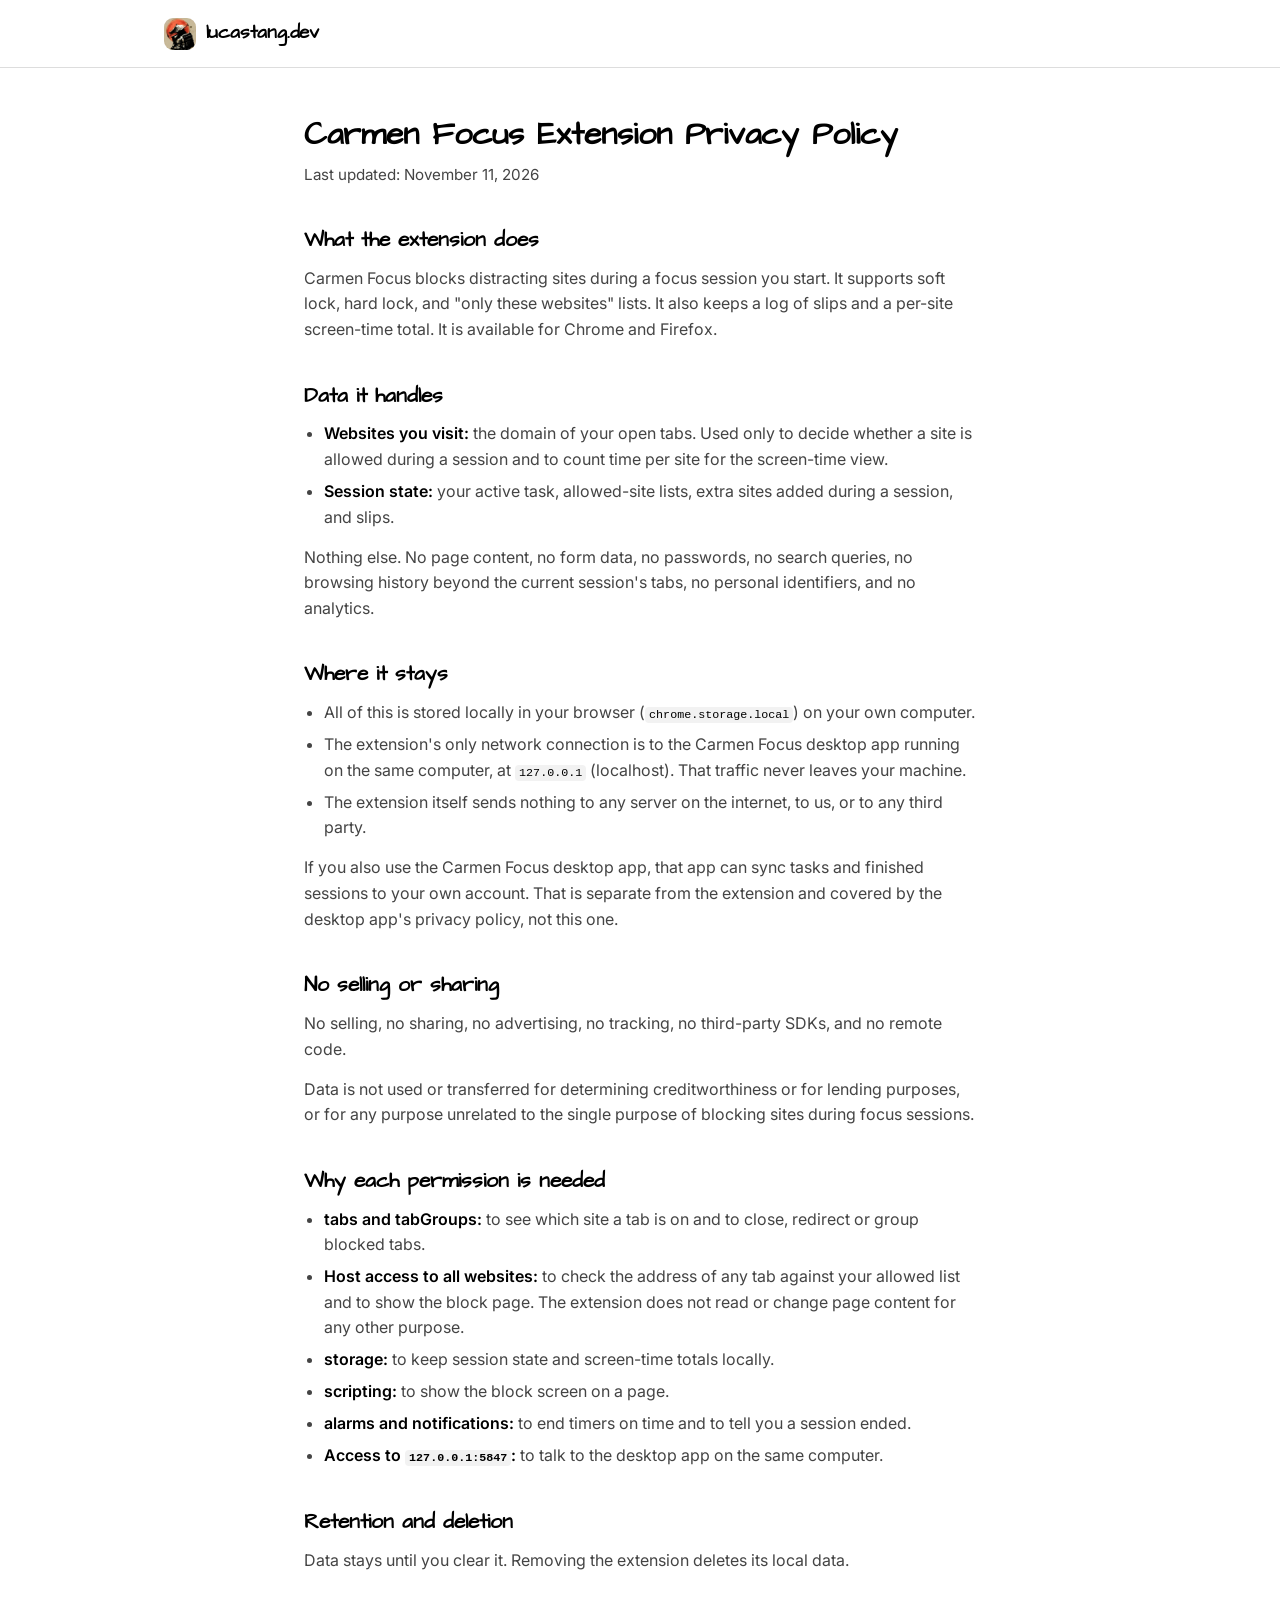
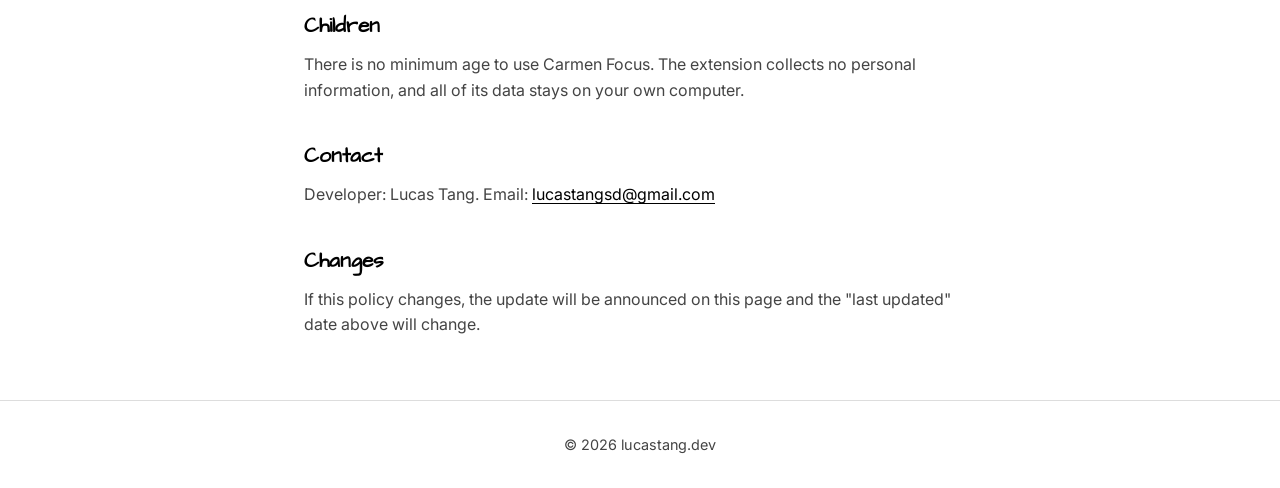
<file: carmen/extension-privacy/index.html>
<!DOCTYPE html>
<html lang="en">
<head>
<meta charset="utf-8"/>
<meta content="width=device-width, initial-scale=1.0" name="viewport"/>
<meta content="light dark" name="color-scheme"/>
<title>Carmen Focus Extension Privacy Policy</title>
<meta content="Privacy policy for the Carmen Focus browser extension." name="description"/>
<meta content="Carmen Focus Extension Privacy Policy" property="og:title"/>
<link href="/favicon.ico" rel="icon"/>
<link href="https://fonts.googleapis.com" rel="preconnect"/>
<link crossorigin="" href="https://fonts.gstatic.com" rel="preconnect"/>
<link href="https://fonts.googleapis.com/css2?family=Architects+Daughter&amp;family=Inter:wght@400;500;600;700&amp;display=swap" rel="stylesheet"/>
<style>
:root {
  --bg: #000000;
  --bg-deep: #000000;
  --ink: #ffffff;
  --muted: #cccccc;
  --line: #222222;
  --code: #111111;
}
@media (prefers-color-scheme: light) {
  :root {
    --bg: #ffffff;
    --bg-deep: #ffffff;
    --ink: #000000;
    --muted: #444444;
    --line: #dddddd;
    --code: #f2f2f2;
  }
}
* { margin: 0; padding: 0; box-sizing: border-box; }
body { font-family: "Inter", system-ui, -apple-system, sans-serif; background: var(--bg); color: var(--ink); line-height: 1.6; min-height: 100vh; display: flex; flex-direction: column; }
.display { font-family: "Architects Daughter", cursive; font-weight: 700; }
header { position: sticky; top: 0; z-index: 50; background: var(--bg-deep); border-bottom: 1px solid var(--line); }
.nav { max-width: 1000px; margin: 0 auto; padding: 1.1rem 1.5rem; display: flex; align-items: center; gap: 0.6rem; }
.nav a { text-decoration: none; display: flex; align-items: center; gap: 0.6rem; color: var(--ink); }
.logo-mark { width: 32px; height: 32px; border-radius: 9px; object-fit: cover; }
.logo { font-size: 1.2rem; letter-spacing: -0.01em; }
main { flex: 1; max-width: 720px; margin: 0 auto; padding: 3rem 1.5rem; width: 100%; }
h1 { font-size: 2rem; line-height: 1.2; margin-bottom: 0.5rem; }
h2 { font-size: 1.3rem; margin: 2.25rem 0 0.6rem; }
p, li { color: var(--muted); }
p { margin-bottom: 0.9rem; }
ul { margin: 0 0 0.9rem 1.25rem; }
li { margin-bottom: 0.4rem; }
strong { color: var(--ink); font-weight: 600; }
a { color: var(--ink); text-underline-offset: 3px; }
code { background: var(--code); padding: 0.1em 0.35em; border-radius: 4px; font-size: 0.9em; color: var(--ink); }
.updated { font-size: 0.95rem; }
footer { text-align: center; padding: 2rem 1.5rem; color: var(--muted); font-size: 0.9rem; border-top: 1px solid var(--line); }
</style>
</head>
<body>
<header>
<div class="nav">
<a href="/">
<img src="/apple-touch-icon.png" alt="Avatar Logo" class="logo-mark" />
<div class="logo display">lucastang.dev</div>
</a>
</div>
</header>
<main>
<h1 class="display">Carmen Focus Extension Privacy Policy</h1>
<p class="updated">Last updated: November 11, 2026</p>

<h2 class="display">What the extension does</h2>
<p>Carmen Focus blocks distracting sites during a focus session you start. It supports soft lock, hard lock, and "only these websites" lists. It also keeps a log of slips and a per-site screen-time total. It is available for Chrome and Firefox.</p>

<h2 class="display">Data it handles</h2>
<ul>
<li><strong>Websites you visit:</strong> the domain of your open tabs. Used only to decide whether a site is allowed during a session and to count time per site for the screen-time view.</li>
<li><strong>Session state:</strong> your active task, allowed-site lists, extra sites added during a session, and slips.</li>
</ul>
<p>Nothing else. No page content, no form data, no passwords, no search queries, no browsing history beyond the current session's tabs, no personal identifiers, and no analytics.</p>

<h2 class="display">Where it stays</h2>
<ul>
<li>All of this is stored locally in your browser (<code>chrome.storage.local</code>) on your own computer.</li>
<li>The extension's only network connection is to the Carmen Focus desktop app running on the same computer, at <code>127.0.0.1</code> (localhost). That traffic never leaves your machine.</li>
<li>The extension itself sends nothing to any server on the internet, to us, or to any third party.</li>
</ul>
<p>If you also use the Carmen Focus desktop app, that app can sync tasks and finished sessions to your own account. That is separate from the extension and covered by the desktop app's privacy policy, not this one.</p>

<h2 class="display">No selling or sharing</h2>
<p>No selling, no sharing, no advertising, no tracking, no third-party SDKs, and no remote code.</p>
<p>Data is not used or transferred for determining creditworthiness or for lending purposes, or for any purpose unrelated to the single purpose of blocking sites during focus sessions.</p>

<h2 class="display">Why each permission is needed</h2>
<ul>
<li><strong>tabs and tabGroups:</strong> to see which site a tab is on and to close, redirect or group blocked tabs.</li>
<li><strong>Host access to all websites:</strong> to check the address of any tab against your allowed list and to show the block page. The extension does not read or change page content for any other purpose.</li>
<li><strong>storage:</strong> to keep session state and screen-time totals locally.</li>
<li><strong>scripting:</strong> to show the block screen on a page.</li>
<li><strong>alarms and notifications:</strong> to end timers on time and to tell you a session ended.</li>
<li><strong>Access to <code>127.0.0.1:5847</code>:</strong> to talk to the desktop app on the same computer.</li>
</ul>

<h2 class="display">Retention and deletion</h2>
<p>Data stays until you clear it. Removing the extension deletes its local data.</p>

<h2 class="display">Children</h2>
<p>There is no minimum age to use Carmen Focus. The extension collects no personal information, and all of its data stays on your own computer.</p>

<h2 class="display">Contact</h2>
<p>Developer: Lucas Tang. Email: <a href="mailto:lucastangsd@gmail.com">lucastangsd@gmail.com</a></p>

<h2 class="display">Changes</h2>
<p>If this policy changes, the update will be announced on this page and the "last updated" date above will change.</p>
</main>
<footer>© 2026 lucastang.dev</footer>
</body>
</html>
</file>
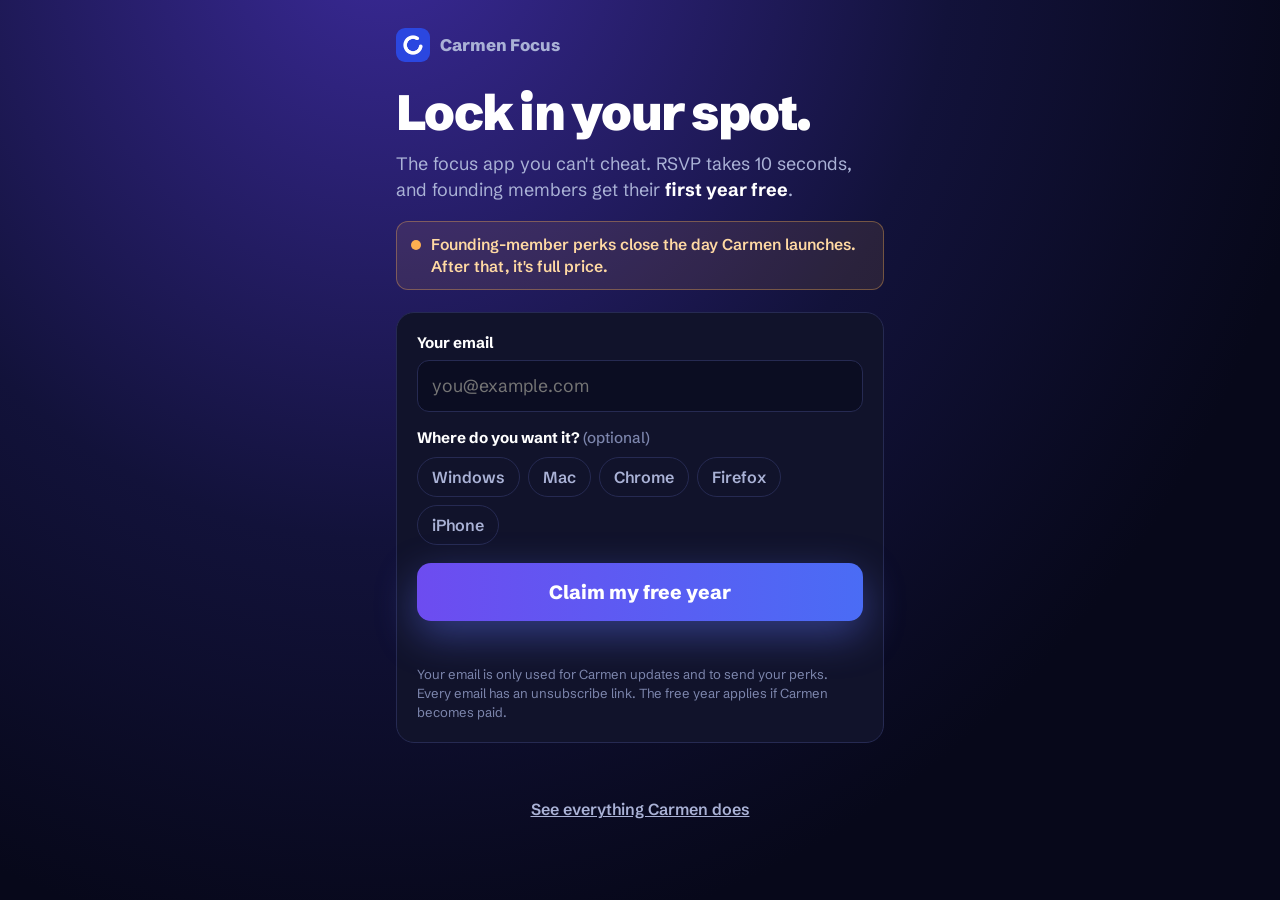
<file: carmen/rsvp/index.html>
<!DOCTYPE html>
<html lang="en">
<head>
<meta charset="utf-8"/>
<meta name="viewport" content="width=device-width, initial-scale=1"/>
<title>RSVP · Carmen Focus</title>
<meta name="description" content="RSVP for Carmen Focus in 10 seconds. Founding members get their first year free."/>
<meta property="og:title" content="RSVP for Carmen Focus"/>
<meta property="og:description" content="The focus app you can't cheat. Founding members get their first year free."/>
<link href="/favicon.ico" rel="icon"/>
<link href="https://fonts.googleapis.com" rel="preconnect"/>
<link crossorigin="" href="https://fonts.gstatic.com" rel="preconnect"/>
<link href="https://fonts.googleapis.com/css2?family=Schibsted+Grotesk:wght@400;500;600;700;800;900&amp;display=swap" rel="stylesheet"/>
<style>
:root { --bg: #07081a; --card: #11132b; --line: #262a52; --ink: #ffffff; --ink2: #aab2d6; --blue: #4a6cf5; --violet: #6d4cf0; --green: #27c281; }
* { margin: 0; padding: 0; box-sizing: border-box; }
html, body { min-height: 100%; }
body { font-family: "Schibsted Grotesk", system-ui, -apple-system, "Segoe UI", sans-serif; color: var(--ink); background: radial-gradient(ellipse at 30% -10%, #3b2a9a 0%, #12123a 45%, var(--bg) 75%) fixed, var(--bg); -webkit-font-smoothing: antialiased; }
main { max-width: 520px; margin: 0 auto; padding: 28px 16px 48px; }
.top { display: flex; align-items: center; gap: 10px; font-weight: 800; font-size: 1.05rem; color: var(--ink2); text-decoration: none; }
.top img { width: 34px; height: 34px; border-radius: 9px; }
h1 { font-size: clamp(2.3rem, 9vw, 3.1rem); line-height: 1.02; letter-spacing: -.035em; font-weight: 900; margin: 26px 0 12px; }
.sub { color: var(--ink2); font-size: 1.12rem; line-height: 1.45; }
.closing { margin-top: 18px; display: flex; gap: 10px; align-items: flex-start; background: rgba(255, 180, 80, .1); border: 1px solid rgba(255, 180, 80, .35); color: #ffd9a3; border-radius: 12px; padding: 12px 14px; font-weight: 600; font-size: .98rem; line-height: 1.4; }
.closing .dot { width: 10px; height: 10px; border-radius: 50%; background: #ffb050; flex: none; margin-top: 6px; box-shadow: 0 0 0 0 rgba(255, 176, 80, .7); animation: pulse 1.6s infinite; }
@keyframes pulse { 70% { box-shadow: 0 0 0 10px rgba(255, 176, 80, 0); } 100% { box-shadow: 0 0 0 0 rgba(255, 176, 80, 0); } }
form { margin-top: 22px; background: var(--card); border: 1px solid var(--line); border-radius: 18px; padding: 20px; }
label.f { display: block; font-weight: 700; font-size: .95rem; margin-bottom: 8px; }
input[type=email] { width: 100%; font: inherit; font-size: 1.1rem; color: #fff; background: #0b0d22; border: 1.5px solid var(--line); border-radius: 12px; padding: 14px 14px; outline: none; }
input[type=email]:focus { border-color: var(--blue); }
.chips { display: flex; flex-wrap: wrap; gap: 8px; margin-top: 16px; }
.chips p { width: 100%; font-weight: 700; font-size: .95rem; margin-bottom: 2px; }
.chip input { position: absolute; opacity: 0; pointer-events: none; }
.chip span { display: inline-block; padding: 9px 14px; border-radius: 999px; border: 1.5px solid var(--line); color: var(--ink2); font-weight: 600; cursor: pointer; user-select: none; }
.chip input:checked + span { background: var(--blue); border-color: var(--blue); color: #fff; }
.chip input:focus-visible + span { outline: 2px solid #fff; outline-offset: 2px; }
button.go { width: 100%; margin-top: 18px; font: inherit; font-weight: 800; font-size: 1.2rem; color: #fff; border: 0; border-radius: 14px; padding: 17px; cursor: pointer; background: linear-gradient(90deg, var(--violet), var(--blue)); box-shadow: 0 14px 40px rgba(91, 110, 239, .45); }
button.go[disabled] { opacity: .65; cursor: default; }
.msg { min-height: 1.4em; margin-top: 10px; font-weight: 600; color: #ff8f86; font-size: .95rem; }
.fine { margin-top: 12px; font-size: .82rem; color: #7d86ad; line-height: 1.45; }
.count { margin-top: 16px; color: var(--ink2); font-weight: 600; text-align: center; min-height: 1.4em; }
.more { display: block; text-align: center; margin-top: 18px; color: var(--ink2); font-weight: 600; }

/* the reveal */
#done { display: none; text-align: center; }
#done.on { display: block; animation: pop .5s cubic-bezier(.34, 1.4, .64, 1) both; }
@keyframes pop { from { opacity: 0; transform: scale(.92); } to { opacity: 1; transform: none; } }
.badge { margin: 30px auto 0; width: 112px; height: 112px; border-radius: 28px; box-shadow: 0 0 80px rgba(91, 141, 239, .7); }
.kicker { margin-top: 22px; color: var(--green); font-weight: 800; letter-spacing: .02em; font-size: 1.05rem; }
.member { font-size: clamp(2.2rem, 9vw, 3rem); font-weight: 900; letter-spacing: -.035em; line-height: 1.05; margin-top: 6px; }
.prize { margin-top: 22px; border-radius: 20px; padding: 24px 18px; background: linear-gradient(135deg, #2a1d7a, #1b3fb8); box-shadow: 0 20px 60px rgba(60, 80, 230, .45), inset 0 0 0 1px rgba(255, 255, 255, .15); }
.prize small { display: block; color: #c7d2ff; font-weight: 700; font-size: .95rem; }
.prize b { display: block; font-size: clamp(2rem, 8vw, 2.6rem); line-height: 1.08; letter-spacing: -.03em; margin-top: 6px; }
.prize span { display: block; color: #c7d2ff; margin-top: 8px; font-size: .95rem; }
.level { margin-top: 24px; text-align: left; background: var(--card); border: 1px solid var(--line); border-radius: 18px; padding: 20px; }
.level h2 { font-size: 1.35rem; letter-spacing: -.02em; }
.level > p { color: var(--ink2); margin-top: 4px; }
.tiers { list-style: none; margin-top: 14px; display: grid; gap: 10px; }
.tiers li { display: flex; gap: 12px; align-items: center; padding: 12px 14px; border-radius: 12px; background: #0b0d22; border: 1px solid var(--line); }
.tiers li b { min-width: 74px; font-size: .95rem; color: var(--ink2); }
.tiers li span { font-weight: 700; }
.tiers li.got { border-color: var(--green); background: rgba(39, 194, 129, .12); }
.tiers li.got b { color: var(--green); }
.share { display: flex; gap: 8px; margin-top: 16px; }
.share input { flex: 1; min-width: 0; font: inherit; font-size: .92rem; color: #fff; background: #0b0d22; border: 1.5px solid var(--line); border-radius: 10px; padding: 11px; }
.share button { font: inherit; font-weight: 800; border: 0; border-radius: 10px; padding: 0 16px; cursor: pointer; color: #fff; background: var(--blue); }
.sharebig { width: 100%; margin-top: 10px; font: inherit; font-weight: 800; font-size: 1.05rem; border: 0; border-radius: 12px; padding: 14px; cursor: pointer; color: #07081a; background: #fff; }
.refn { margin-top: 12px; font-weight: 700; color: var(--ink2); text-align: center; }
.spam { margin-top: 18px; font-size: .9rem; color: #ffd9a3; }
canvas#confetti { position: fixed; inset: 0; width: 100%; height: 100%; pointer-events: none; z-index: 10; }
@media (prefers-reduced-motion: reduce) { .closing .dot { animation: none; } #done.on { animation: none; } }
</style>
</head>
<body>
<canvas id="confetti"></canvas>
<main>
  <a class="top" href="/carmen/"><img src="/carmen/logo.png" alt=""/>Carmen Focus</a>

  <div id="formWrap">
    <h1>Lock in your spot.</h1>
    <p class="sub">The focus app you can't cheat. RSVP takes 10 seconds, and founding members get their <b style="color:#fff">first year free</b>.</p>
    <div class="closing"><span class="dot"></span><span>Founding-member perks close the day Carmen launches. After that, it's full price.</span></div>

    <form id="form" novalidate>
      <label class="f" for="email">Your email</label>
      <input type="email" id="email" autocomplete="email" inputmode="email" placeholder="you@example.com" required/>
      <div class="chips">
        <p>Where do you want it? <span style="font-weight:500;color:#7d86ad">(optional)</span></p>
        <label class="chip"><input type="checkbox" value="windows"/><span>Windows</span></label>
        <label class="chip"><input type="checkbox" value="mac"/><span>Mac</span></label>
        <label class="chip"><input type="checkbox" value="chrome"/><span>Chrome</span></label>
        <label class="chip"><input type="checkbox" value="firefox"/><span>Firefox</span></label>
        <label class="chip"><input type="checkbox" value="iphone"/><span>iPhone</span></label>
      </div>
      <button class="go" id="go" type="submit">Claim my free year</button>
      <div class="msg" id="msg" role="status"></div>
      <p class="fine">Your email is only used for Carmen updates and to send your perks. Every email has an unsubscribe link. The free year applies if Carmen becomes paid.</p>
    </form>
    <p class="count" id="count"></p>
    <a class="more" href="/carmen/">See everything Carmen does</a>
  </div>

  <div id="done">
    <img class="badge" src="/carmen/logo.png" alt=""/>
    <p class="kicker">YOU'RE IN</p>
    <p class="member" id="member">Founding member</p>
    <div class="prize">
      <small>Your prize</small>
      <b>1 year of Carmen, free</b>
      <span>Locked to your email. It's yours if Carmen becomes paid.</span>
    </div>
    <div class="level">
      <h2>Want it for life?</h2>
      <p>Share your link. Every friend who RSVPs through it counts.</p>
      <ul class="tiers" id="tiers">
        <li data-n="1"><b>1 friend</b><span>Beta access before everyone</span></li>
        <li data-n="3"><b>3 friends</b><span>2 years free</span></li>
        <li data-n="10"><b>10 friends</b><span>Carmen free for life</span></li>
      </ul>
      <div class="share"><input id="refLink" readonly aria-label="Your referral link"/><button id="copy" type="button">Copy</button></div>
      <button class="sharebig" id="shareBtn" type="button">Share with a friend</button>
      <p class="refn" id="refN"></p>
    </div>
    <p class="spam" id="spam">Check your inbox (and spam) for the confirmation.</p>
    <a class="more" href="/carmen/">See everything Carmen does</a>
  </div>
</main>
<script>
(function () {
  var API = 'https://lucastang-dev-api.lucastang.workers.dev/api/rsvp';
  var store = { get: function (k) { try { return localStorage.getItem(k); } catch (e) { return null; } }, set: function (k, v) { try { localStorage.setItem(k, v); } catch (e) {} } };
  var id = store.get('carmenRsvpId');
  if (!id) { id = (window.crypto && crypto.randomUUID) ? crypto.randomUUID() : (Date.now().toString(36) + Math.random().toString(36).slice(2, 12)); store.set('carmenRsvpId', id); }
  var refIn = (new URLSearchParams(location.search).get('ref') || '').toLowerCase();
  if (/^[a-z0-9]{6}$/.test(refIn) && !store.get('carmenRef')) store.set('carmenRef', refIn);

  function setCount(d) {
    // only real numbers, and only once they mean something
    if (d && typeof d.total === 'number' && d.total >= 25) document.getElementById('count').textContent = d.total.toLocaleString() + ' people have already RSVP’d.';
  }
  function showRefer(code, n) {
    if (!/^[a-z0-9]{6}$/.test(code || '')) { document.querySelector('.level').style.display = 'none'; return; }
    var link = 'https://lucastang.dev/carmen/rsvp/?ref=' + code;
    document.getElementById('refLink').value = link;
    n = Math.max(0, n | 0);
    document.getElementById('refN').textContent = n === 1 ? '1 friend has joined with your link.' : n + ' friends have joined with your link.';
    document.querySelectorAll('#tiers li').forEach(function (li) { li.classList.toggle('got', n >= +li.getAttribute('data-n')); });
  }
  function reveal(d, emailed, celebrate) {
    document.getElementById('formWrap').style.display = 'none';
    document.getElementById('done').classList.add('on');
    document.getElementById('spam').style.display = emailed ? 'block' : 'none';
    if (d && typeof d.total === 'number' && d.total > 0) document.getElementById('member').textContent = 'Founding member #' + d.total.toLocaleString();
    window.scrollTo(0, 0);
    if (celebrate) confetti();
  }

  fetch(API).then(function (r) { return r.ok ? r.json() : null; }).then(function (d) {
    setCount(d);
    if (store.get('carmenRsvped') === '1') {
      reveal(null, false, false);
      var code = store.get('carmenRefCode');
      showRefer(code, 0);
      if (code) fetch(API + '/referrals?code=' + code).then(function (r) { return r.ok ? r.json() : null; }).then(function (x) { if (x) showRefer(code, x.referrals); }).catch(function () {});
    }
  }).catch(function () {});

  var form = document.getElementById('form'), go = document.getElementById('go'), msg = document.getElementById('msg');
  form.addEventListener('submit', function (e) {
    e.preventDefault();
    var email = document.getElementById('email').value.trim();
    msg.textContent = '';
    if (!/^[^\s@]+@[^\s@]+\.[^\s@]{2,}$/.test(email)) { msg.textContent = 'Add your email so we can send your free year.'; return; }
    var plats = Array.prototype.map.call(document.querySelectorAll('.chip input:checked'), function (i) { return i.value; });
    go.disabled = true; go.textContent = 'Claiming…';
    fetch(API, { method: 'POST', headers: { 'Content-Type': 'application/json' }, body: JSON.stringify({ id: id, platforms: plats, contact: { email: email }, payPlatforms: [], price: '', payModel: '', struggle: '', ref: store.get('carmenRef') || '' }) })
      .then(function (r) { if (!r.ok) throw new Error('bad'); return r.json(); })
      .then(function (d) { store.set('carmenRsvped', '1'); if (d.code) store.set('carmenRefCode', d.code); reveal(d, true, true); showRefer(d.code, d.referrals); })
      .catch(function () { go.disabled = false; go.textContent = 'Claim my free year'; msg.textContent = 'Couldn’t send that. Try again in a minute.'; });
  });

  document.getElementById('copy').addEventListener('click', function () {
    var inp = document.getElementById('refLink'), b = this;
    var ok = function () { b.textContent = 'Copied'; setTimeout(function () { b.textContent = 'Copy'; }, 1600); };
    if (navigator.clipboard) navigator.clipboard.writeText(inp.value).then(ok, function () { inp.select(); }); else { inp.select(); try { document.execCommand('copy'); ok(); } catch (e) {} }
  });
  document.getElementById('shareBtn').addEventListener('click', function () {
    var url = document.getElementById('refLink').value;
    if (navigator.share) navigator.share({ title: 'Carmen Focus', text: 'The focus app you can’t cheat. RSVP and get your first year free:', url: url }).catch(function () {});
    else document.getElementById('copy').click();
  });

  function confetti() {
    if (window.matchMedia && matchMedia('(prefers-reduced-motion: reduce)').matches) return;
    var c = document.getElementById('confetti'), x = c.getContext('2d'), dpr = window.devicePixelRatio || 1;
    c.width = innerWidth * dpr; c.height = innerHeight * dpr; x.scale(dpr, dpr);
    var cols = ['#6d4cf0', '#4a6cf5', '#27c281', '#ffb050', '#ffffff', '#ff6b8b'], P = [];
    for (var i = 0; i < 160; i++) P.push({ x: innerWidth / 2, y: innerHeight * .35, vx: (Math.random() - .5) * 14, vy: -Math.random() * 14 - 4, r: Math.random() * 6 + 4, c: cols[i % cols.length], a: Math.random() * 6, s: (Math.random() - .5) * .3 });
    var t0 = performance.now();
    (function f(t) {
      x.clearRect(0, 0, innerWidth, innerHeight);
      P.forEach(function (p) { p.vy += .35; p.vx *= .99; p.x += p.vx; p.y += p.vy; p.a += p.s; x.save(); x.translate(p.x, p.y); x.rotate(p.a); x.fillStyle = p.c; x.fillRect(-p.r / 2, -p.r / 4, p.r, p.r / 2); x.restore(); });
      if (t - t0 < 3500) requestAnimationFrame(f); else x.clearRect(0, 0, innerWidth, innerHeight);
    })(t0);
  }
})();
</script>
</body>
</html>
</file>
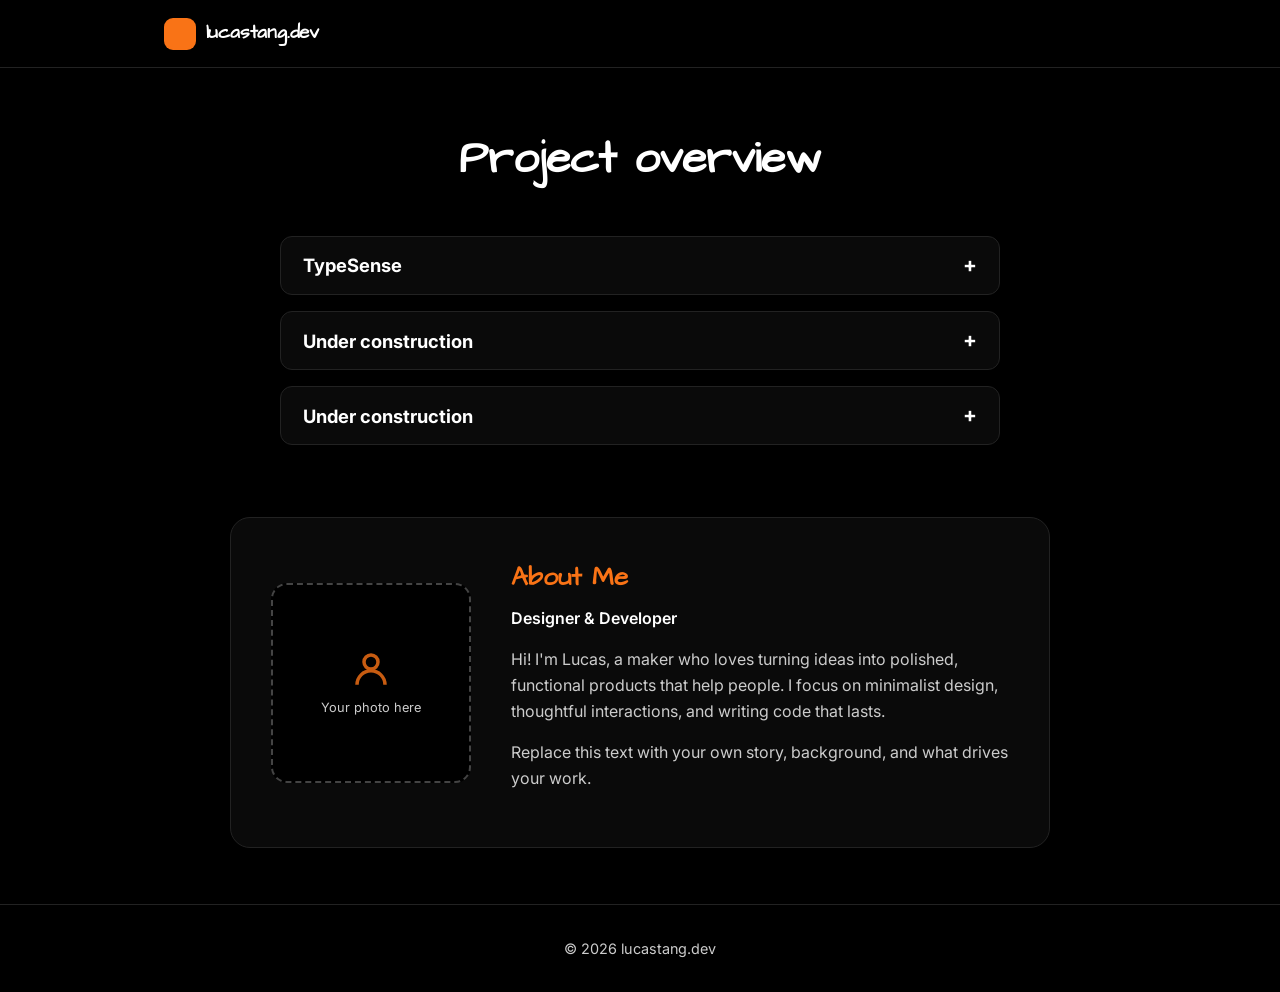
<file: index1.html>
<!DOCTYPE html>
<html lang="en">
<head>
<meta charset="UTF-8" />
<meta name="viewport" content="width=device-width, initial-scale=1.0" />
<title>lucastang.dev</title>
<meta name="description" content="Project overview by Lucas Tang." />
<meta property="og:title" content="lucastang.dev" />
<meta property="og:description" content="Project overview by Lucas Tang." />
<link rel="preconnect" href="https://fonts.googleapis.com" />
<link rel="preconnect" href="https://fonts.gstatic.com" crossorigin />
<link href="https://fonts.googleapis.com/css2?family=Architects+Daughter&family=Inter:wght@400;500;600;700&display=swap" rel="stylesheet" />
<style>
:root {
  --bg: #000000;
  --bg-deep: #000000;
  --card: #0a0a0a;
  --orange: #f97316;
  --orange-dark: #ea5a08;
  --ink: #ffffff;
  --muted: #cccccc;
}
* { margin: 0; padding: 0; box-sizing: border-box; }
body { font-family: "Inter", system-ui, -apple-system, sans-serif; background: var(--bg); color: var(--ink); line-height: 1.6; min-height: 100vh; display: flex; flex-direction: column; }
.display { font-family: "Architects Daughter", cursive; font-weight: 700; }
header { position: sticky; top: 0; z-index: 50; background: var(--bg-deep); border-bottom: 1px solid #222; }
.nav { max-width: 1000px; margin: 0 auto; padding: 1.1rem 1.5rem; display: flex; align-items: center; gap: 0.6rem; }
.logo-mark { width: 32px; height: 32px; border-radius: 9px; background: var(--orange); }
.logo { font-size: 1.2rem; font-weight: 700; letter-spacing: -0.01em; color: var(--ink); }
main { flex: 1; max-width: 1000px; margin: 0 auto; padding: 3.5rem 1.5rem; width: 100%; }
.section-title { font-size: clamp(2rem, 5vw, 2.8rem); text-align: center; margin-bottom: 2.5rem; color: #ffffff; }
.projects { display: flex; flex-direction: column; gap: 1rem; max-width: 720px; margin: 0 auto 4.5rem; }
.project-bar { background: #0a0a0a; border: 1px solid #222; border-radius: 12px; padding: 1.1rem 1.4rem; cursor: pointer; text-align: left; color: #ffffff; transition: background 0.18s ease, transform 0.12s ease; font-family: inherit; width: 100%; }
.project-bar:hover { background: #151515; transform: translateY(-2px); }
.project-bar:focus-visible { outline: 3px solid #ffffff; outline-offset: 3px; }
.project-head { display: flex; align-items: center; justify-content: space-between; gap: 1rem; }
.project-head h3 { font-size: 1.15rem; font-weight: 700; color: #ffffff; }
.toggle { font-size: 1.3rem; font-weight: 700; transition: transform 0.2s ease; line-height: 1; color: #ffffff; }
.project-bar[aria-expanded="true"] .toggle { transform: rotate(45deg); }
.blurb { max-height: 0; overflow: hidden; transition: max-height 0.28s ease, margin-top 0.28s ease; color: #ffffff; font-size: 0.98rem; }
.project-bar[aria-expanded="true"] .blurb { max-height: 600px; margin-top: 0.75rem; }
.see-more { display: inline-block; margin-top: 0.9rem; padding: 0.5rem 0.9rem; background: #000; color: #fff; border-radius: 8px; text-decoration: none; font-weight: 600; font-size: 0.9rem; transition: background 0.15s ease; }
.see-more:hover { background: #222; }
.about { background: var(--card); border: 1px solid #222; border-radius: 20px; padding: 2.5rem; display: grid; grid-template-columns: 200px 1fr; gap: 2.5rem; align-items: center; max-width: 820px; margin: 0 auto; }
.photo { aspect-ratio: 1; border-radius: 16px; background: #000; display: flex; flex-direction: column; align-items: center; justify-content: center; color: var(--orange); border: 2px dashed #444; text-align: center; gap: 0.5rem; }
.photo svg { width: 42px; height: 42px; opacity: 0.8; }
.photo span { font-size: 0.8rem; color: var(--muted); }
.about h2 { font-size: 1.6rem; margin-bottom: 0.4rem; color: var(--orange); }
.about .role { color: var(--ink); font-weight: 600; margin-bottom: 1rem; }
.about p { color: var(--muted); margin-bottom: 1rem; }
footer { text-align: center; padding: 2rem 1.5rem; color: var(--muted); font-size: 0.9rem; border-top: 1px solid #222; }
@media (max-width: 640px) { .about { grid-template-columns: 1fr; text-align: center; } .photo { max-width: 200px; margin: 0 auto; } }
</style>
</head>
<body>
<header>
  <div class="nav">
    <div class="logo-mark"></div>
    <div class="logo display">lucastang.dev</div>
  </div>
</header>

<main>
  <h1 class="section-title display">Project overview</h1>

  <div class="projects">
    <button class="project-bar" aria-expanded="false" onclick="this.setAttribute('aria-expanded', this.getAttribute('aria-expanded')==='true'?'false':'true')">
      <div class="project-head"><h3>TypeSense</h3><span class="toggle">+</span></div>
      <div class="blurb">
        <p>A passive research tool that monitors how you type — not what you type — to predict mental health states like stress, focus, and energy. Every key is anonymized to a category number, so no content is ever recoverable. Every 15 seconds it computes timing features from your keystrokes; every 20 minutes it asks how you're feeling. The goal is to train a model that can predict your mental state from typing patterns alone.</p>
        <a href="/TypeSense" class="see-more" onclick="event.stopPropagation()">See more</a>
      </div>
    </button>
    <button class="project-bar" aria-expanded="false" onclick="this.setAttribute('aria-expanded', this.getAttribute('aria-expanded')==='true'?'false':'true')">
      <div class="project-head"><h3>Under construction</h3><span class="toggle">+</span></div>
      <div class="blurb"><p>Unavailable</p></div>
    </button>
    <button class="project-bar" aria-expanded="false" onclick="this.setAttribute('aria-expanded', this.getAttribute('aria-expanded')==='true'?'false':'true')">
      <div class="project-head"><h3>Under construction</h3><span class="toggle">+</span></div>
      <div class="blurb"><p>Unavailable</p></div>
    </button>
  </div>

  <section class="about">
    <div class="photo">
      <svg viewBox="0 0 24 24" fill="none" stroke="currentColor" stroke-width="2">
        <circle cx="12" cy="8" r="4" />
        <path d="M4 21c0-4.4 3.6-8 8-8s8 3.6 8 8" />
      </svg>
      <span>Your photo here</span>
    </div>
    <div>
      <h2 class="display">About Me</h2>
      <p class="role">Designer &amp; Developer</p>
      <p>Hi! I'm Lucas, a maker who loves turning ideas into polished, functional products that help people. I focus on minimalist design, thoughtful interactions, and writing code that lasts.</p>
      <p>Replace this text with your own story, background, and what drives your work.</p>
    </div>
  </section>
</main>

<footer>© 2026 lucastang.dev</footer>
</body>
</html>
</file>
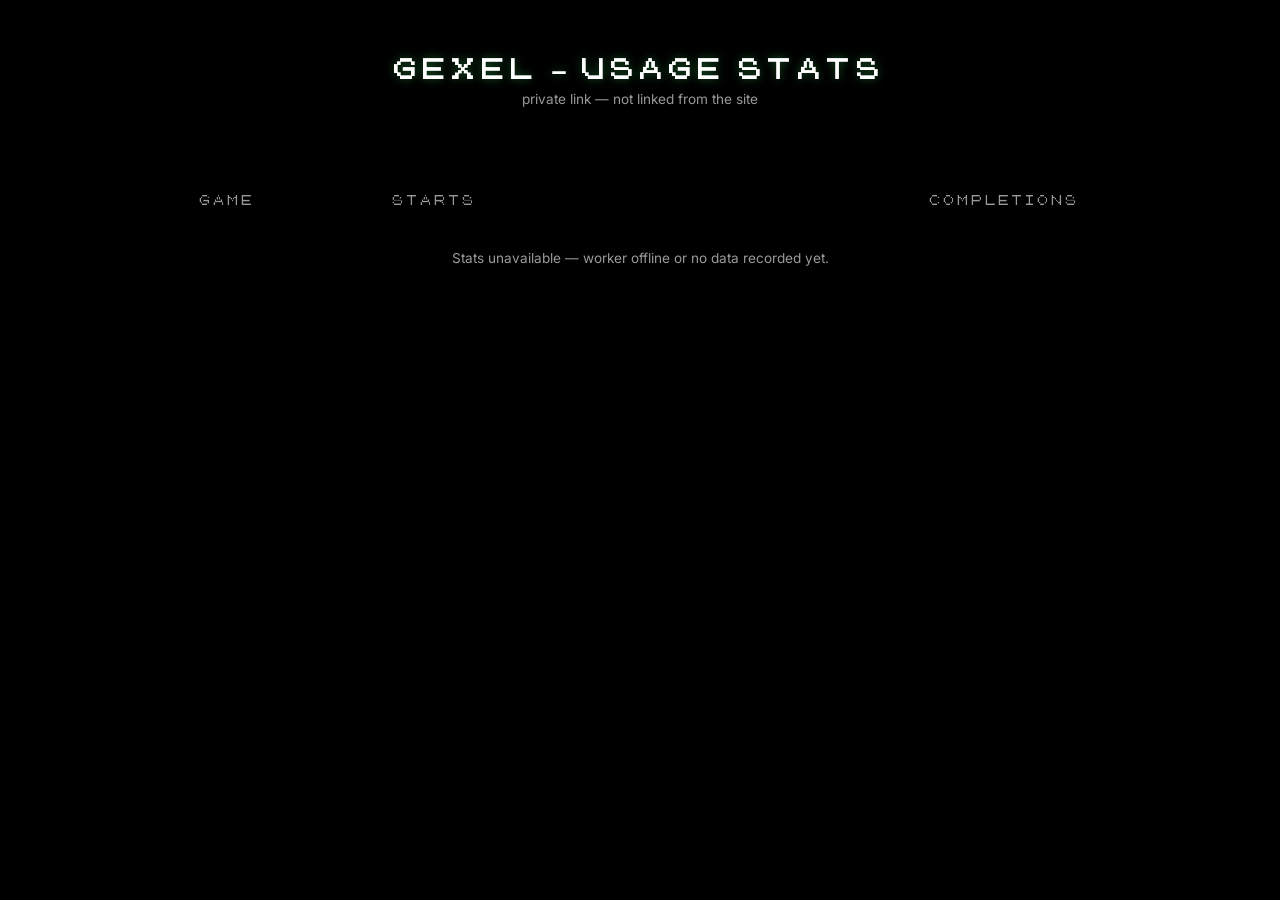
<file: gexel/stats.html>
<!DOCTYPE html>
<html lang="en">
<head>
<meta charset="utf-8"/>
<meta content="width=device-width, initial-scale=1.0" name="viewport"/>
<title>gexel stats</title>
<meta content="noindex" name="robots"/>
<link href="/favicon.ico" rel="icon"/>
<link href="https://fonts.googleapis.com" rel="preconnect"/>
<link crossorigin="" href="https://fonts.gstatic.com" rel="preconnect"/>
<link href="https://fonts.googleapis.com/css2?family=Architects+Daughter&amp;family=Inter:wght@400;500;600;700&amp;display=swap" rel="stylesheet"/>
<style>
:root { --bg: #000000; --ink: #ffffff; --muted: #999999; --accent: #2ea84a; }
@font-face {
  font-family: 'PokemonClassic';
  src: url('/gexel-game/fonts/PokemonClassic.ttf') format('truetype');
  font-display: swap;
}
* { margin: 0; padding: 0; box-sizing: border-box; }
body { font-family: "Inter", system-ui, -apple-system, sans-serif; background: var(--bg); color: var(--ink); min-height: 100vh; display: flex; flex-direction: column; align-items: center; padding: 3rem 1.5rem; }
h1 { font-family: 'PokemonClassic', monospace; font-size: 1.4rem; letter-spacing: 4px; text-shadow: 0 0 10px #2ea84a88; margin-bottom: 0.4rem; text-align: center; }
.subtitle { color: var(--muted); font-size: 0.85rem; margin-bottom: 2.5rem; text-align: center; }
.grid { display: grid; grid-template-columns: repeat(auto-fit, minmax(180px, 1fr)); gap: 1rem; width: 100%; max-width: 900px; margin-bottom: 2.5rem; }
.card { background: #0c0c0c; border: 1px solid #222; border-radius: 6px; padding: 1.1rem 1.3rem; }
.card .value { font-family: 'PokemonClassic', monospace; font-size: 1.6rem; color: var(--accent); }
.card .label { color: var(--muted); font-size: 0.72rem; letter-spacing: 1.5px; text-transform: uppercase; margin-top: 0.3rem; }
table { width: 100%; max-width: 900px; border-collapse: collapse; font-family: 'PokemonClassic', monospace; font-size: 0.75rem; }
th { text-align: left; color: var(--muted); font-weight: normal; letter-spacing: 2px; font-size: 0.65rem; padding: 4px 10px 10px; }
td { padding: 6px 10px; letter-spacing: 1px; }
th:last-child, td:last-child { text-align: right; }
tbody tr:nth-child(odd) { background: rgba(255,255,255,0.04); }
.state { color: var(--muted); font-size: 0.85rem; margin-top: 2rem; }
.updated { color: var(--muted); font-size: 0.75rem; margin-top: 2.5rem; }
</style>
</head>
<body>
<h1>GEXEL — USAGE STATS</h1>
<p class="subtitle">private link — not linked from the site</p>
<div id="cards" class="grid"></div>
<table>
<thead><tr><th>GAME</th><th>STARTS</th><th>COMPLETIONS</th></tr></thead>
<tbody id="per-game"></tbody>
</table>
<p id="state" class="state"></p>
<p id="updated" class="updated"></p>
<script>
const ANALYTICS_API_URL = "https://lucastang-dev-api.lucastang.workers.dev/api/analytics";
const GAME_LABELS = { pacman: "PAC-MAN", galaga: "GALAGA", frogger: "FROGGER", roadgame: "SEGA TURBO", tetris: "TETRIS" };

function fmtDuration(totalSeconds) {
  const h = Math.floor(totalSeconds / 3600);
  const m = Math.floor((totalSeconds % 3600) / 60);
  if (h > 0) return `${h}h ${m}m`;
  return `${m}m`;
}

function card(value, label) {
  const div = document.createElement("div");
  div.className = "card";
  div.innerHTML = `<div class="value">${value}</div><div class="label">${label}</div>`;
  return div;
}

async function load() {
  const stateEl = document.getElementById("state");
  try {
    const res = await fetch(ANALYTICS_API_URL);
    if (!res.ok) throw new Error(`bad status ${res.status}`);
    const stats = await res.json();

    const cards = document.getElementById("cards");
    cards.appendChild(card(stats.uniqueVisitorCount ?? 0, "Unique Visitors"));
    cards.appendChild(card(stats.totalSessions ?? 0, "Total Sessions"));
    cards.appendChild(card(fmtDuration(stats.totalPlaySeconds ?? 0), "Total Playtime"));
    cards.appendChild(card(stats.arcadeEntries ?? 0, "Found the Easter Egg"));
    cards.appendChild(card(stats.bossWins ?? 0, "Boss Fights Won"));
    cards.appendChild(card(stats.competeRuns ?? 0, "Compete Runs"));

    const perGameBody = document.getElementById("per-game");
    for (const [key, label] of Object.entries(GAME_LABELS)) {
      const g = stats.perGame?.[key] || { starts: 0, completions: 0 };
      const tr = document.createElement("tr");
      tr.innerHTML = `<td>${label}</td><td>${g.starts}</td><td>${g.completions}</td>`;
      perGameBody.appendChild(tr);
    }

    if (stats.lastUpdated) {
      document.getElementById("updated").textContent = `last beacon received: ${new Date(stats.lastUpdated).toLocaleString()}`;
    }
  } catch (e) {
    stateEl.textContent = "Stats unavailable — worker offline or no data recorded yet.";
  }
}

load();
</script>
</body>
</html>
</file>
<file: gexel-game/assets/index-Cx-vYhGF.css>
@font-face{font-family:PokemonClassic;src:url(/gexel-game/assets/PokemonClassic-DQzc1Uav.ttf)format("truetype")}:root{--text:#6b6375;--text-h:#08060d;--bg:#fff;--border:#e5e4e7;--code-bg:#f4f3ec;--accent:#aa3bff;--accent-bg:#aa3bff1a;--accent-border:#aa3bff80;--social-bg:#f4f3ec80;--shadow:#0000001a 0 10px 15px -3px, #0000000d 0 4px 6px -2px;--sans:system-ui, "Segoe UI", Roboto, sans-serif;--heading:system-ui, "Segoe UI", Roboto, sans-serif;--mono:ui-monospace, Consolas, monospace;font:18px/145% var(--sans);letter-spacing:.18px;--lightningcss-light:initial;--lightningcss-dark: ;color-scheme:light dark;color:var(--text);background:var(--bg);font-synthesis:none;text-rendering:optimizelegibility;-webkit-font-smoothing:antialiased;-moz-osx-font-smoothing:grayscale}@media (prefers-color-scheme:dark){:root{--lightningcss-light: ;--lightningcss-dark:initial}}@media (width<=1024px){:root{font-size:16px}}@media (prefers-color-scheme:dark){:root{--text:#9ca3af;--text-h:#f3f4f6;--bg:#16171d;--border:#2e303a;--code-bg:#1f2028;--accent:#c084fc;--accent-bg:#c084fc26;--accent-border:#c084fc80;--social-bg:#2f303a80;--shadow:#0006 0 10px 15px -3px, #00000040 0 4px 6px -2px}#social .button-icon{filter:invert()brightness(2)}}body{margin:0}#root{text-align:center;border-inline:1px solid var(--border);box-sizing:border-box;flex-direction:column;width:1126px;max-width:100%;min-height:100svh;margin:0 auto;display:flex}h1,h2{font-family:var(--heading);color:var(--text-h);font-weight:500}h1{letter-spacing:-1.68px;margin:32px 0;font-size:56px}@media (width<=1024px){h1{margin:20px 0;font-size:36px}}h2{letter-spacing:-.24px;margin:0 0 8px;font-size:24px;line-height:118%}@media (width<=1024px){h2{font-size:20px}}p{margin:0}code,.counter{font-family:var(--mono);color:var(--text-h);border-radius:4px;display:inline-flex}code{background:var(--code-bg);padding:4px 8px;font-size:15px;line-height:135%}*{box-sizing:border-box;margin:0;padding:0}.app-container{background:#111;flex-direction:column;height:100vh;display:flex}.toolbar{color:#fff;background:#2ea84a;padding:10px;font-weight:700}.grid-container{flex-direction:column;display:flex;overflow:auto}.row{display:flex}.cell{color:#fff;background:#1e1e1e;border:1px solid #333;outline:none;width:80px;height:22px}.zoom-out-container{background:#1e1e1e;width:100vw;height:100vh;animation:2s forwards zoomOut}@keyframes zoomOut{0%{opacity:1;transform:scale(1)}to{opacity:0;transform:scale(0)}}.arcade-wrapper{background:#000;justify-content:center;align-items:center;height:100vh;display:flex}.arcade-crt{background:radial-gradient(circle,#001a4d,#000);border:15px solid #333;width:800px;height:600px;position:relative;overflow:hidden}.star{background:#fff;width:3px;height:3px;animation:1.5s infinite blink;position:absolute}@keyframes blink{50%{opacity:0}}.wizard-scene{text-align:center;position:absolute;top:50%;left:50%;transform:translate(-50%,-50%)}.comic-box{color:#000;background:#fff;border:4px solid #000;margin-bottom:20px;padding:15px;font-family:monospace;font-weight:700}.pixel-wizard{font-size:100px}
</file>
